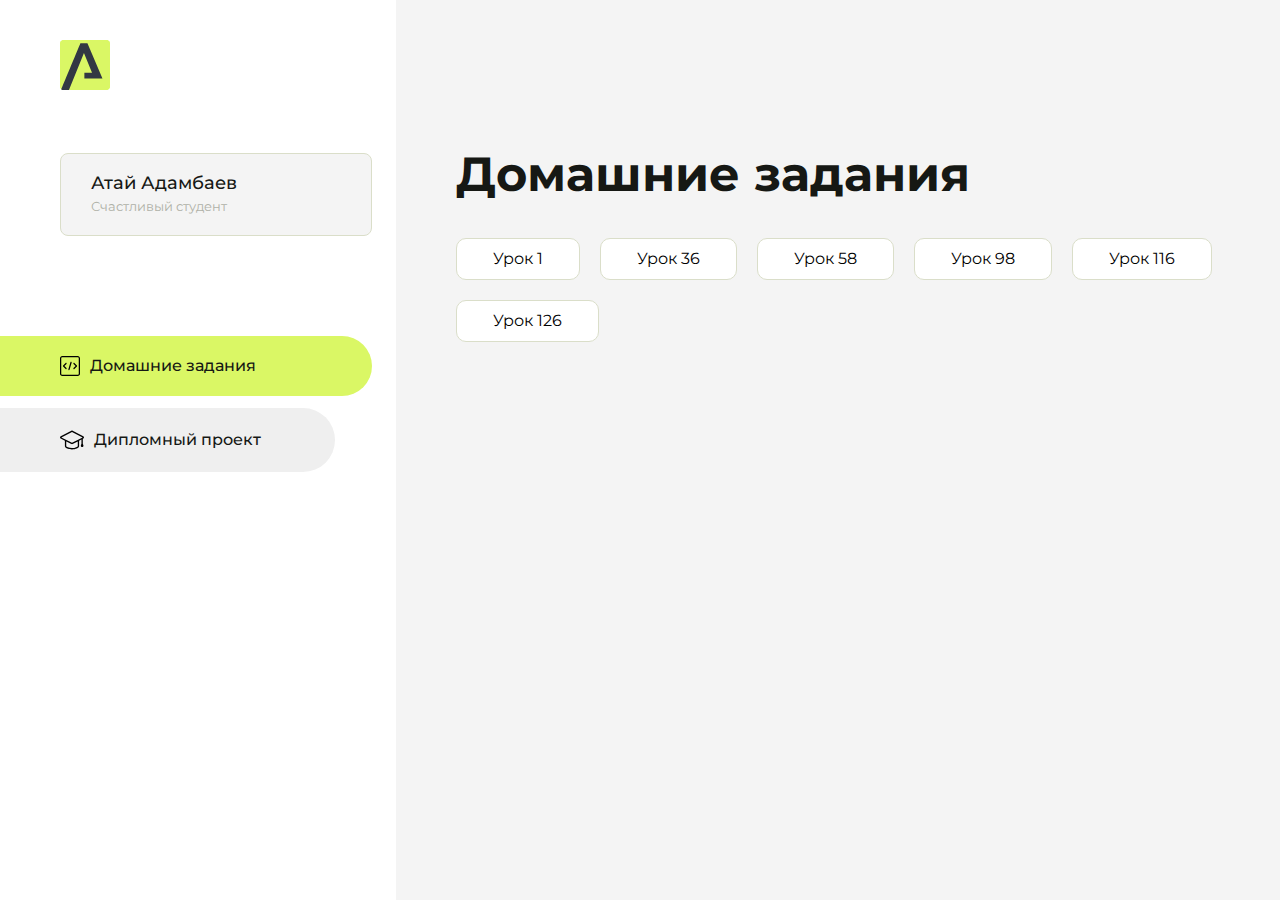
<file: index.html>
<!DOCTYPE html>
<html lang="en">
<head>
    <meta charset="UTF-8">
    <meta name="viewport" content="width=device-width, initial-scale=1.0">
    <title>Домашняя работа</title>
    <link rel="shortcut icon" href="src/logo.ico" type="image/x-icon">
    <link rel="preconnect" href="https://fonts.googleapis.com">
    <link rel="preconnect" href="https://fonts.gstatic.com" crossorigin>
    <link href="https://fonts.googleapis.com/css2?family=Montserrat:wght@400;500;700&family=Rubik:wght@500&display=swap"
          rel="stylesheet">
    <link rel="stylesheet" href="src/style.css">
</head>
<body id="body">
<div class="overlay" id="overlay"></div>
<div class="layout">
    <div class="burger" id="burger">
        <svg viewBox="0 0 24 24" fill="none" xmlns="http://www.w3.org/2000/svg">
            <g id="SVGRepo_bgCarrier" stroke-width="0"></g>
            <g id="SVGRepo_tracerCarrier" stroke-linecap="round" stroke-linejoin="round"></g>
            <g id="SVGRepo_iconCarrier">
                <path d="M4 18L20 18" stroke="#DAF765" stroke-width="2" stroke-linecap="round"></path>
                <path d="M4 12L20 12" stroke="#DAF765" stroke-width="2" stroke-linecap="round"></path>
                <path d="M4 6L20 6" stroke="#DAF765" stroke-width="2" stroke-linecap="round"></path>
            </g>
        </svg>
    </div>
    <aside class="sidebar" id="sidebar">
        <div class="sidebar__inner">
            <div class="logo">
                <svg width="50" height="50" viewBox="0 0 50 50" fill="none" xmlns="http://www.w3.org/2000/svg">
                    <g clip-path="url(#clip0_513_74730)">
                        <path d="M46.17 -0.257004H3.83C1.57281 -0.257004 -0.257 1.57281 -0.257 3.83V46.17C-0.257 48.4272 1.57281 50.257 3.83 50.257H46.17C48.4272 50.257 50.257 48.4272 50.257 46.17V3.83C50.257 1.57281 48.4272 -0.257004 46.17 -0.257004Z"
                              fill="#DAF765"/>
                        <path d="M24.375 38.4H42.461L27.441 3.1585H20.4355C20.4355 3.1585 6.7895 35.881 1.1945 49.294C2.015 50.0275 3.0945 50.257 3.6945 50.257H8.8445L23.954 13.07L32.0465 32.8285H24.375V38.4Z"
                              fill="#323843"/>
                    </g>
                    <defs>
                        <clipPath id="clip0_513_74730">
                            <rect width="50" height="50" fill="white"/>
                        </clipPath>
                    </defs>
                </svg>
            </div>
            <div class="sidebar__user">
                <div class="sidebar__name">Атай Адамбаев</div>
                <div class="sidebar__text">Счастливый студент</div>
            </div>
            <div class="sidebar__tabs">
                <div class="sidebar__item">
                    <button class="sidebar__button active" id="tasks">
                        <svg xmlns="http://www.w3.org/2000/svg" width="20" height="20" viewBox="0 0 20 20" fill="none">
                            <g clip-path="url(#clip0_704_74543)">
                                <path d="M17.7083 20H2.29167C1.0275 20 0 18.9725 0 17.7083V2.29167C0 1.0275 1.0275 0 2.29167 0H17.7083C18.9725 0 20 1.0275 20 2.29167V17.7083C20 18.9725 18.9725 20 17.7083 20ZM2.29167 1.25C1.7175 1.25 1.25 1.7175 1.25 2.29167V17.7083C1.25 18.2825 1.7175 18.75 2.29167 18.75H17.7083C18.2825 18.75 18.75 18.2825 18.75 17.7083V2.29167C18.75 1.7175 18.2825 1.25 17.7083 1.25H2.29167Z"
                                      fill="black"/>
                                <path d="M6.04167 13.125C5.88167 13.125 5.72167 13.0642 5.6 12.9417L3.1 10.4417C2.85583 10.1975 2.85583 9.80167 3.1 9.5575L5.6 7.0575C5.84417 6.81333 6.24 6.81333 6.48417 7.0575C6.72833 7.30167 6.72833 7.6975 6.48417 7.94167L4.42583 10L6.48417 12.0583C6.72833 12.3025 6.72833 12.6983 6.48417 12.9425C6.36167 13.0642 6.20167 13.125 6.04167 13.125Z"
                                      fill="black"/>
                                <path d="M8.95833 14.1667C8.9 14.1667 8.84 14.1583 8.78167 14.1417C8.45083 14.0442 8.26083 13.6967 8.35833 13.3658L10.4417 6.28251C10.5392 5.95084 10.8892 5.76417 11.2175 5.85917C11.5483 5.95667 11.7383 6.30417 11.6408 6.63501L9.5575 13.7183C9.47833 13.9908 9.22833 14.1667 8.95833 14.1667Z"
                                      fill="black"/>
                                <path d="M13.9583 13.125C13.7983 13.125 13.6383 13.0642 13.5167 12.9417C13.2725 12.6975 13.2725 12.3017 13.5167 12.0575L15.575 9.99916L13.5167 7.94083C13.2725 7.69666 13.2725 7.30083 13.5167 7.05666C13.7608 6.81249 14.1567 6.81249 14.4008 7.05666L16.9008 9.55666C17.145 9.80083 17.145 10.1967 16.9008 10.4408L14.4008 12.9408C14.2783 13.0642 14.1183 13.125 13.9583 13.125Z"
                                      fill="black"/>
                            </g>
                            <defs>
                                <clipPath id="clip0_704_74543">
                                    <rect width="20" height="20" fill="white"/>
                                </clipPath>
                            </defs>
                        </svg>
                        <span>Домашние задания</span></button>
                </div>
                <div class="sidebar__item">
                    <button class="sidebar__button" id="diplom">
                        <svg xmlns="http://www.w3.org/2000/svg" width="24" height="24" viewBox="0 0 24 24" fill="none">
                            <g clip-path="url(#clip0_704_74553)">
                                <path d="M23.2628 10.5971C23.7176 10.365 24 9.90375 24 9.39337C24 8.883 23.7176 8.42175 23.2628 8.18962L12.6135 2.75362C12.2291 2.55824 11.7705 2.55787 11.3854 2.75399L0.736875 8.19C0.282375 8.42175 0 8.883 0 9.39337C0 9.90375 0.282375 10.365 0.736875 10.5971L4.89038 12.7177V18.2074C4.89038 19.8154 8.412 21.393 12 21.393C15.5884 21.393 19.1096 19.815 19.1096 18.2074V12.7174L21.4609 11.517V15.8017L20.901 17.2305C20.7409 17.6389 20.7934 18.0994 21.0405 18.4616C21.2876 18.8246 21.6979 19.041 22.1366 19.041C22.5754 19.041 22.9852 18.8246 23.2324 18.462C23.4795 18.099 23.532 17.6385 23.3719 17.2301L22.8124 15.8021V10.827L23.2628 10.5971ZM17.7623 18.1721C17.6198 18.6375 15.3491 20.0419 12 20.0419C8.65088 20.0419 6.38025 18.6375 6.2415 18.2074V12.3037L6.23887 12.3019C6.23812 12.057 6.1065 11.8207 5.87325 11.7019L1.3515 9.39337L12 3.95737L22.6489 9.39337L12 14.8294L5.87325 11.7019C5.54063 11.5331 4.6695 11.6674 4.5 12C4.33012 12.3322 4.55813 12.5479 4.89038 12.7177L11.3857 16.0331C11.5781 16.1314 11.7889 16.1805 12 16.1805C12.2107 16.1805 12.4222 16.1314 12.6146 16.0331L17.7593 13.407L17.7623 18.1721Z"
                                      fill="black"/>
                            </g>
                            <defs>
                                <clipPath id="clip0_704_74553">
                                    <rect width="24" height="24" fill="white"/>
                                </clipPath>
                            </defs>
                        </svg>
                        <span>Дипломный проект</span></button>
                </div>
            </div>
        </div>

    </aside>
    <div class="content">
        <div class="container">
            <div class="content__block" id="tasksBlock">
                <div class="content__title">Домашние задания</div>
                <ul class="content__list">
                    <li class="content__list-item">
                        <a href="lesson_1/index.html">Урок 1</a>
                    </li>
                    <li class="content__list-item">
                        <a href="lesson_36/index.html">Урок 36</a>
                    </li>
                    <li class="content__list-item">
                        <a href="lesson_58/index.html">Урок 58</a>
                    </li>
                    <li class="content__list-item">
                        <a href="lesson_98/index.html">Урок 98</a>
                    </li>
                    <li class="content__list-item">
                        <a href="lesson_116/index.html">Урок 116</a>
                    </li>
                    <li class="content__list-item">
                        <a href="lesson_126/index.html">Урок 126</a>
                    </li>
                </ul>
            </div>
            <div class="content__block hidden" id="diplomBlock">
                <div class="content__title">Дипломный проект</div>
                <div class="content__list-diplom">
                    <a href="final_project/index.html">Ссылка на ДЗ</a>
                </div>
                <div class="content__decor">
                    <div class="content__decor-text">Давай проверим, чему ты научился!</div>
                    <div class="content__decor-img">
                        <img src="src/decor.png" alt="decor">
                    </div>
                </div>
            </div>
        </div>
    </div>
</div>
<script src="src/index.js"></script>
</body>
</html>
</file>
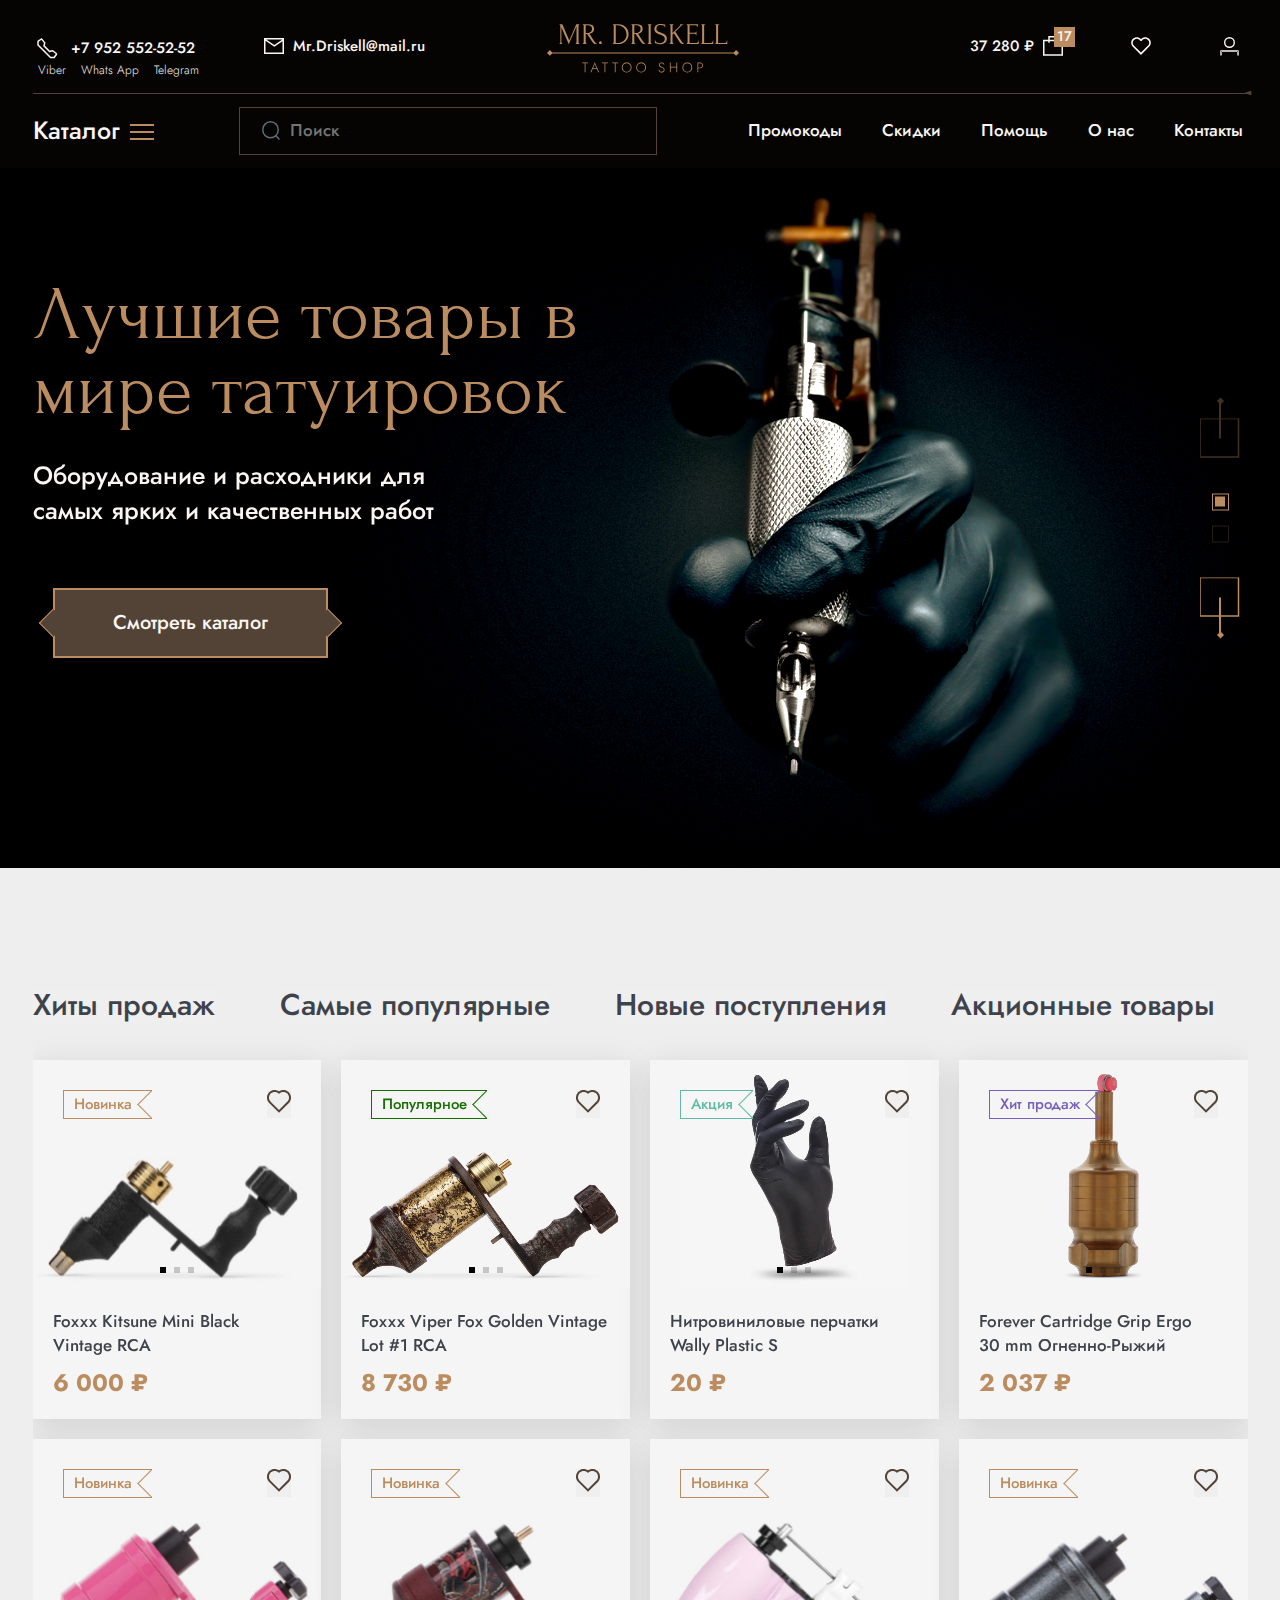
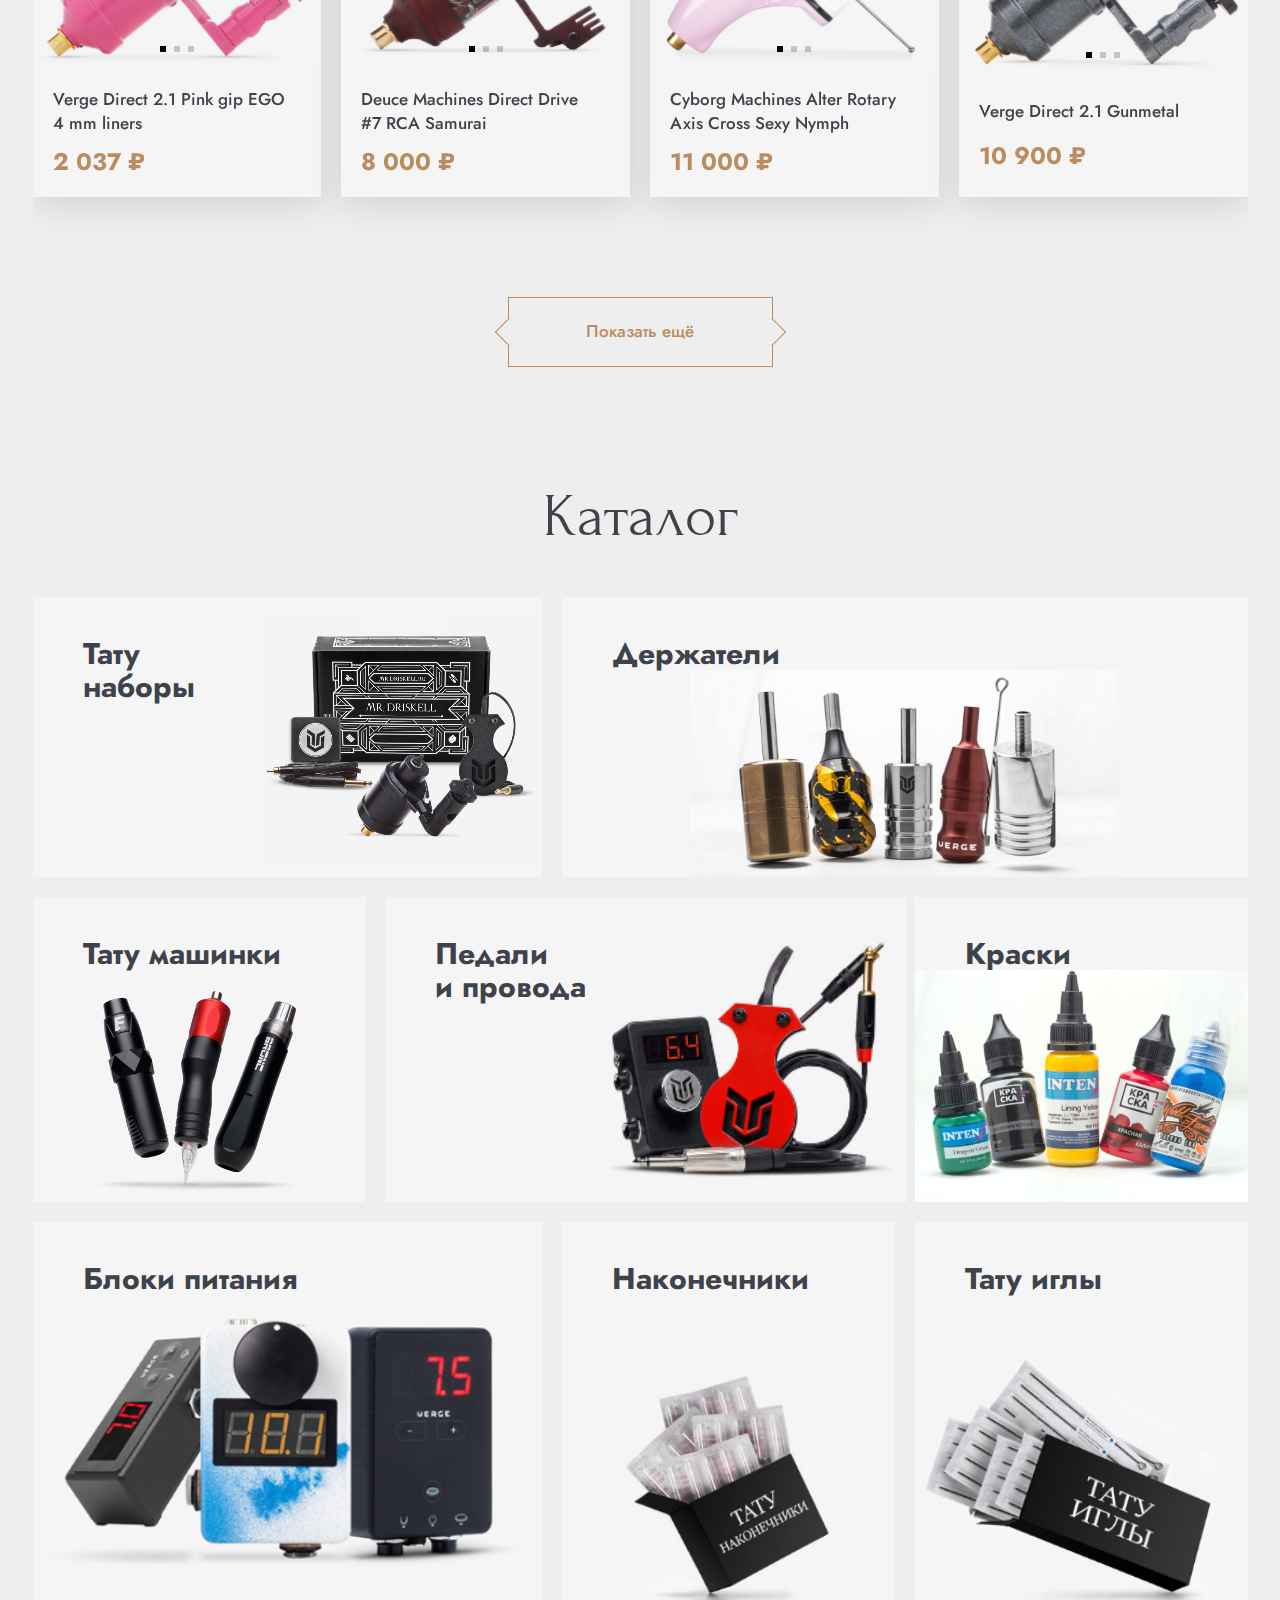
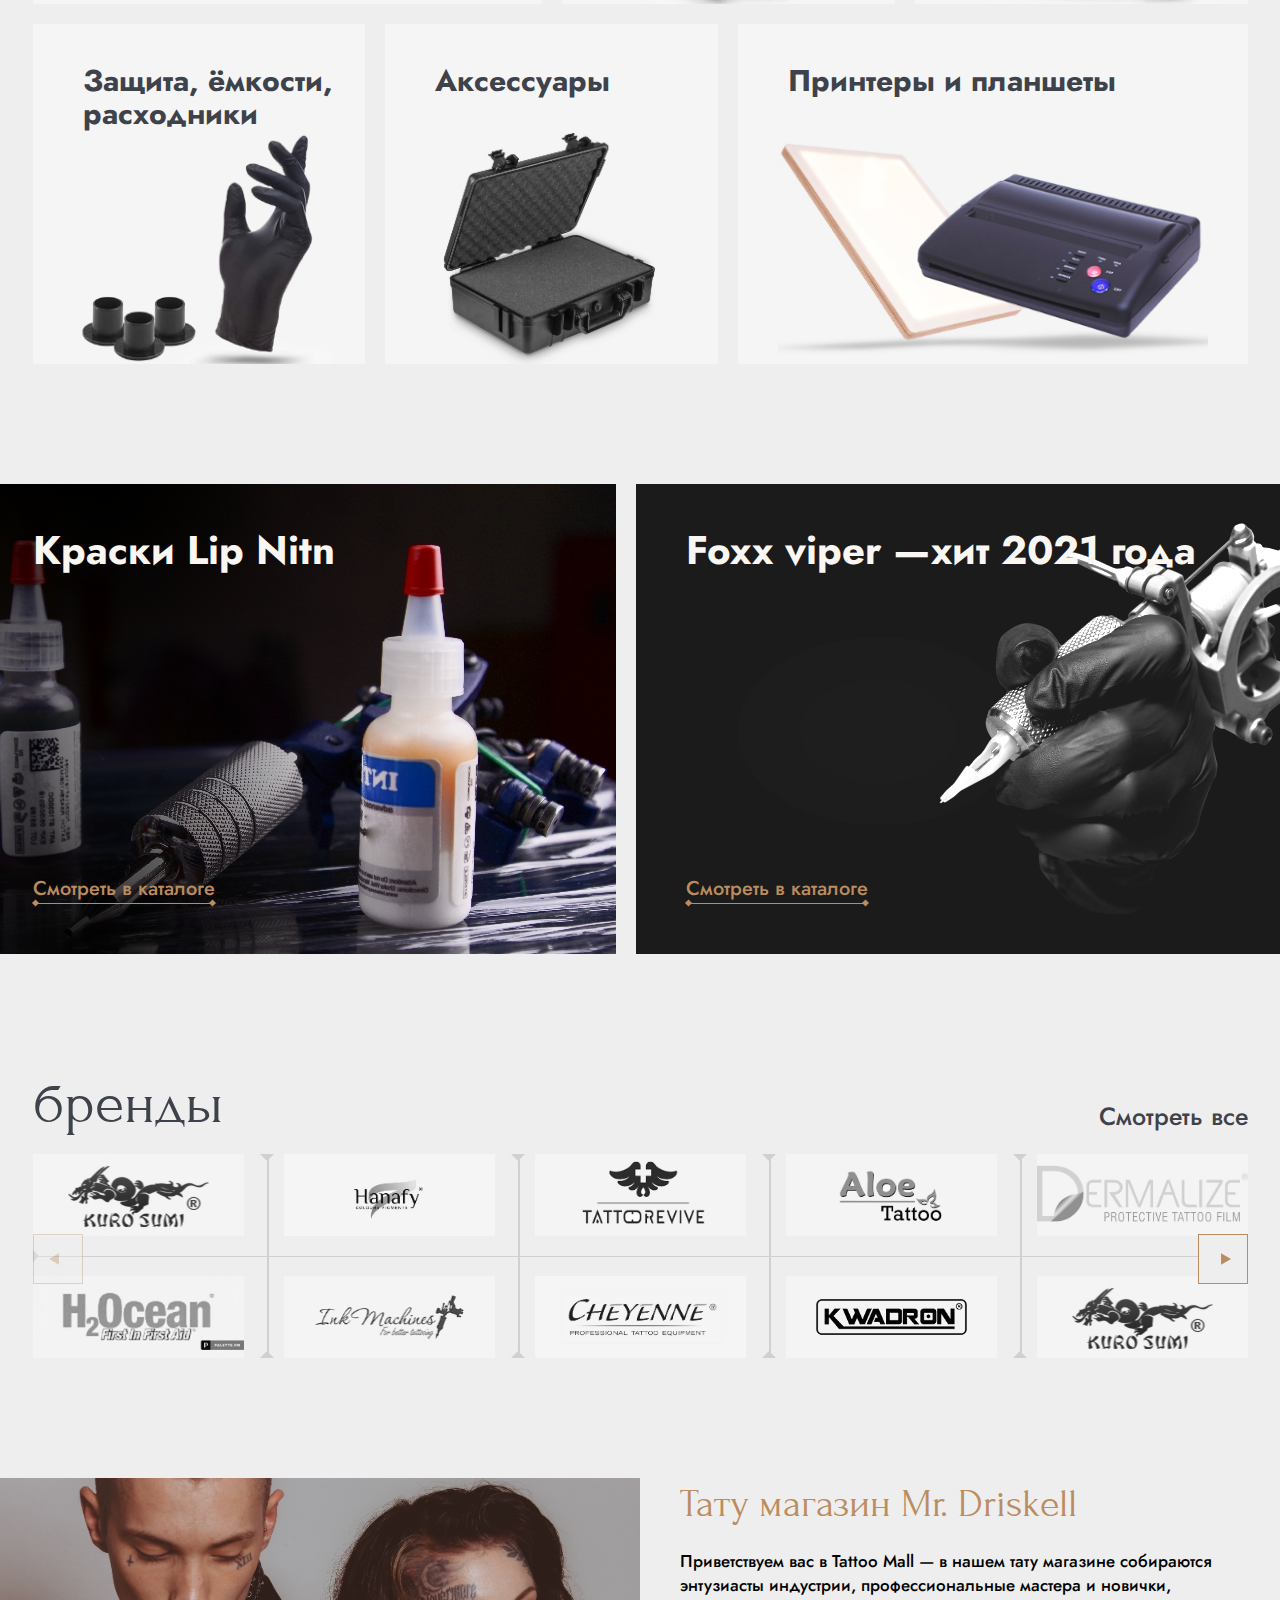
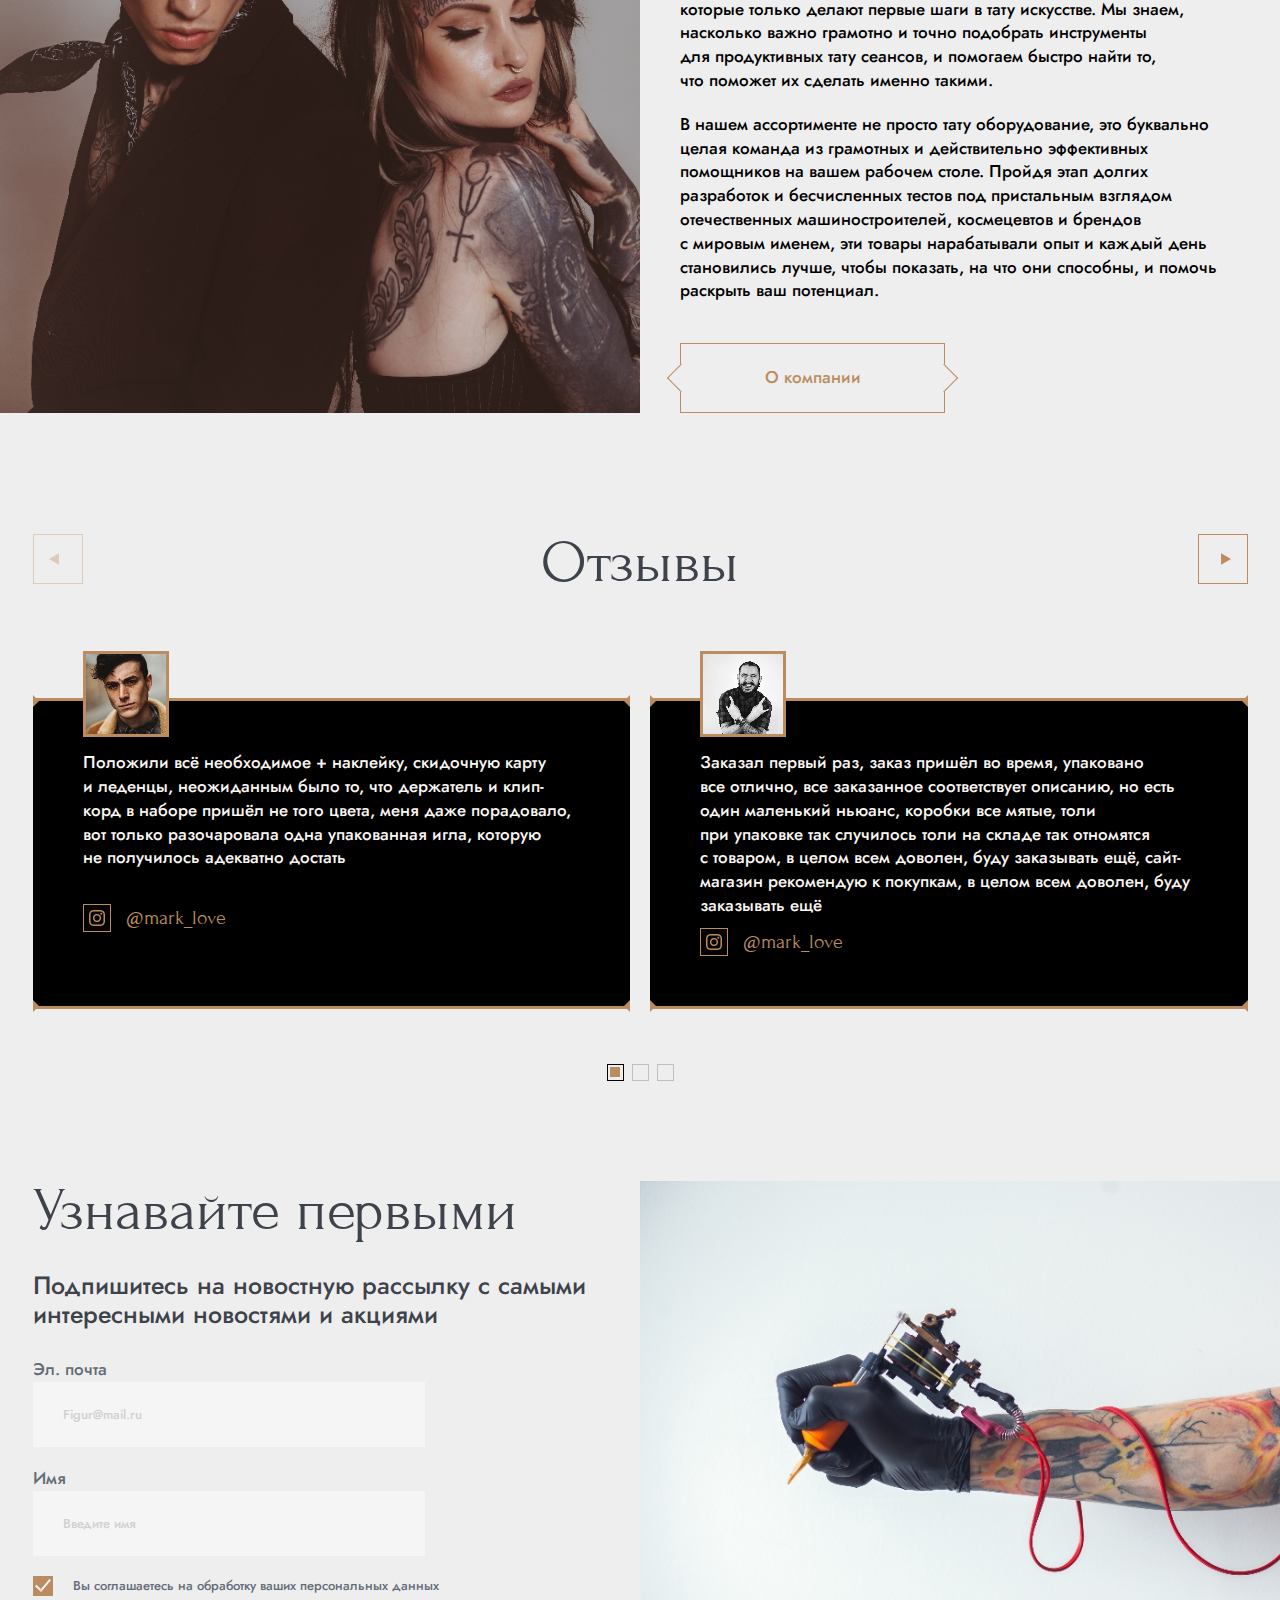
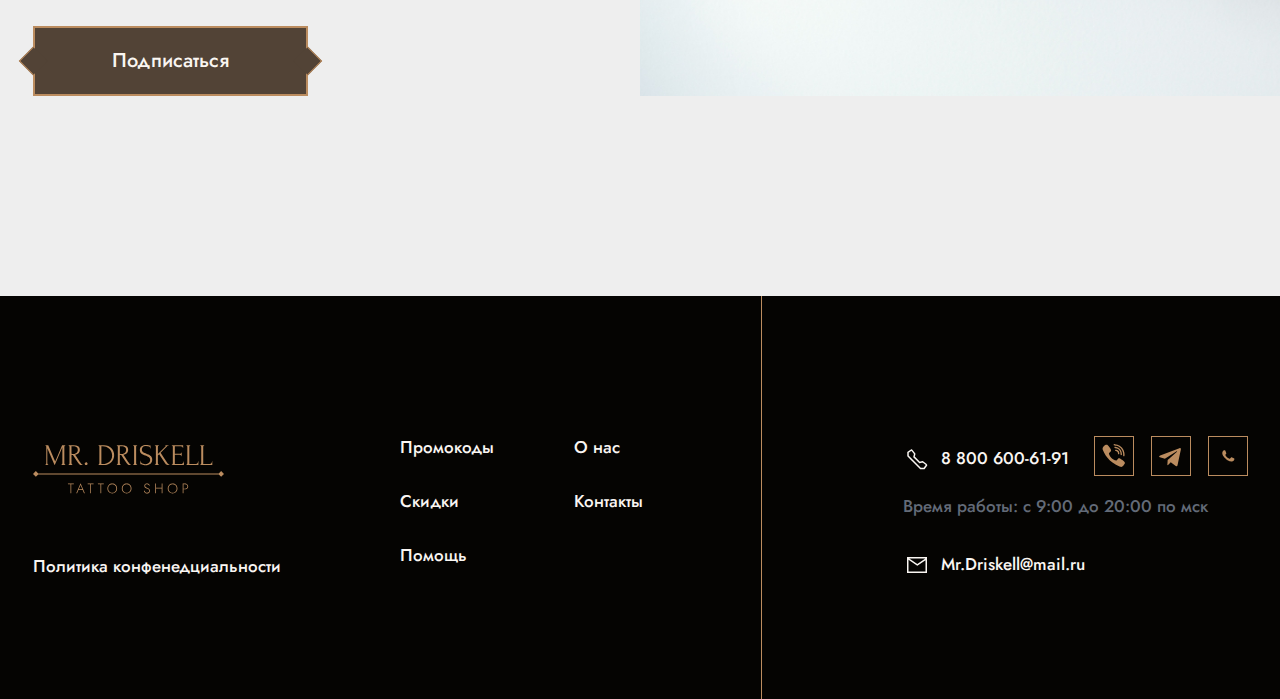
<file: final_project/index.html>
<!DOCTYPE html>
<html lang="en">

<head>
    <meta charset="UTF-8">
    <meta http-equiv="X-UA-Compatible" content="IE=edge">
    <meta name="viewport" content="width=device-width, initial-scale=1.0">
    <link rel="stylesheet" href="css/swiper-bundle.min.css">
    <link rel="stylesheet" href="css/style.css">
    <title>mr. driskell</title>
</head>

<body class="body">
    <div class="wrapper">
        <header class="header">
            <div class="header__top ">
                <div class="container">
                    <div class="header__top-inner">
                        <a class="burger__icon">
                            Меню
                            <span></span>
                        </a>

                        <div class="header__contact">
                            <div class="header__contact-socials">
                                <a class="header__tel" href="#">
                                    <svg width="28.000000" height="28.000000" viewBox="0 0 28 28" fill="none"
                                        xmlns="http://www.w3.org/2000/svg" xmlns:xlink="http://www.w3.org/1999/xlink">
                                        <rect id="Iconly/Light/Call" rx="-0.500000" width="27.000000" height="27.000000"
                                            transform="translate(0.500000 0.500000)" fill="#FFFFFF" fill-opacity="0" />
                                        <path id="Call"
                                            d="M8.3 5C8.3 5 8.39 4.9 9 5.5C9.62 6.1 11.73 8.86 11.73 8.86L11.01 11.88L16.63 17.49L19.65 16.77L22.99 19.24L23.5 20.21L21.13 23.51L17.51 23.48L5.03 11L5 7.37L8.3 5Z"
                                            stroke="#FAF6F2" stroke-opacity="1.000000" stroke-width="1.500000"
                                            stroke-linejoin="round" />
                                    </svg>
                                    +7 952 552-52-52
                                </a>
                                <ul class="header__socials">
                                    <li class="header__socials-item">
                                        <a href="#" class="header__socials-link">Viber</a>
                                    </li>
                                    <li class="header__socials-item">
                                        <a href="#" class="header__socials-link">Whats App</a>
                                    </li>
                                    <li class="header__socials-item">
                                        <a href="#" class="header__socials-link">Telegram</a>
                                    </li>
                                </ul>
                            </div>
                            <a href="#" class="header__email">
                                <svg width="28" height="28" viewBox="0 0 28 28" fill="none"
                                    xmlns="http://www.w3.org/2000/svg">
                                    <path fill-rule="evenodd" clip-rule="evenodd"
                                        d="M22.5 9.23408L14.7346 14.4982L14.3137 14.7835L13.8929 14.4982L5.5 8.80873V20.5H22.5V9.23408ZM6.24266 7.5L14.3137 12.9713L22.3848 7.5H6.24266ZM4 6H5.5H22.5H24V7.5V8.11329L24.0483 8.18451L24 8.21724V20.5V22H22.5H5.5H4V20.5V7.5V6Z"
                                        fill="#FAF6F2" />
                                </svg>
                                Mr.Driskell@mail.ru
                            </a>
                        </div>
                        <div class="header__search-mobile header__search ">
                            <img src="img/icon/Search.svg" alt="">
                            <form class="header__form">
                                <input class="header__input" placeholder="Поиск">
                            </form>
                        </div>
                        <a href="#" class="header__logo">
                            <img src="img/icon/logo.svg" alt="">
                        </a>
                        <ul class="header__links">
                            <li class="header__item">
                                <a class="header__link" href="#">
                                    37 280 ₽
                                    <svg width="28" height="28" viewBox="0 0 28 28" fill="none"
                                        xmlns="http://www.w3.org/2000/svg">
                                        <path fill-rule="evenodd" clip-rule="evenodd"
                                            d="M10 4H9.25V4.75V7.75H5.5H4V9.25V22.25V23.75H5.5H22.5H24V22.25V9.25V7.75H22.5H18.75V4.75V4H18H10ZM17.25 9.25V10.75H18.75V9.25H22.5V22.25H5.5V9.25H9.25V10.75H10.75V9.25H17.25ZM17.25 7.75V5.5H10.75V7.75H17.25Z"
                                            fill="#FAF6F2" />
                                    </svg>
                                </a>
                                <div class="header__item-count">
                                    17
                                </div>
                            </li>
                            <li class="header__item">
                                <a class="header__link" href="#">
                                    <svg width="28.000000" height="28.000000" viewBox="0 0 28 28" fill="none"
                                        xmlns="http://www.w3.org/2000/svg" xmlns:xlink="http://www.w3.org/1999/xlink">
                                        <clipPath id="clip5_3013">
                                            <rect id="mdi-light:heart" rx="-0.500000" width="27.000000"
                                                height="27.000000" transform="translate(0.500000 0.500000)" fill="white"
                                                fill-opacity="0" />
                                        </clipPath>
                                        </defs>
                                        <rect id="mdi-light:heart" rx="-0.500000" width="27.000000" height="27.000000"
                                            transform="translate(0.500000 0.500000)" fill="#FFFFFF" fill-opacity="0" />
                                        <g clip-path="url(#clip5_3013)">
                                            <path id="Vector"
                                                d="M22.26 14.62L22.26 14.62C22.76 14.1 23.15 13.48 23.41 12.81C23.69 12.09 23.82 11.33 23.79 10.56C23.76 9.8 23.57 9.05 23.24 8.36C22.9 7.67 22.43 7.06 21.85 6.56C21.26 6.06 20.59 5.69 19.85 5.47C19.12 5.25 18.35 5.18 17.59 5.27C16.83 5.36 16.1 5.61 15.44 6C14.89 6.32 14.4 6.73 14 7.21C13.59 6.73 13.1 6.32 12.55 6C11.89 5.61 11.16 5.36 10.4 5.27C9.64 5.18 8.87 5.25 8.14 5.47C7.4 5.69 6.72 6.06 6.14 6.56C5.56 7.06 5.09 7.67 4.75 8.36C4.42 9.05 4.23 9.8 4.2 10.56C4.17 11.33 4.3 12.09 4.58 12.81C4.86 13.52 5.28 14.17 5.82 14.71L14 22.88L22.26 14.62ZM14 20.62L7.04 13.66L6.95 13.57C6.55 13.18 6.24 12.7 6.05 12.17C5.85 11.64 5.77 11.08 5.8 10.52C5.84 9.96 6 9.41 6.26 8.91C6.53 8.42 6.9 7.98 7.35 7.64C7.8 7.3 8.31 7.06 8.86 6.93C9.41 6.8 9.98 6.8 10.53 6.91C11.08 7.02 11.6 7.25 12.06 7.58C12.52 7.91 12.9 8.33 13.18 8.82L13.26 8.97L14.73 8.97L14.81 8.82C15.09 8.33 15.47 7.91 15.93 7.58C16.39 7.25 16.91 7.02 17.46 6.91C18.01 6.8 18.58 6.8 19.13 6.93C19.68 7.06 20.19 7.3 20.64 7.64C21.09 7.98 21.46 8.42 21.73 8.91C21.99 9.41 22.15 9.96 22.19 10.52C22.22 11.08 22.14 11.64 21.94 12.17C21.75 12.7 21.44 13.18 21.04 13.57L14 20.62Z"
                                                fill="#FAF6F2" fill-opacity="1.000000" fill-rule="evenodd" />
                                        </g>
                                    </svg>
                                </a>
                            </li>
                            <li class="header__item">
                                <a class="header__link" href="#">
                                    <svg width="28.000000" height="28.000000" viewBox="0 0 28 28" fill="none"
                                        xmlns="http://www.w3.org/2000/svg" xmlns:xlink="http://www.w3.org/1999/xlink">
                                        <clipPath id="clip5_3017">
                                            <rect id="Frame 92" rx="-0.500000" width="27.000000" height="27.000000"
                                                transform="translate(0.500000 0.500000)" fill="white"
                                                fill-opacity="0" />
                                        </clipPath>
                                        </defs>
                                        <g clip-path="url(#clip5_3017)">
                                            <path id="Rectangle 76"
                                                d="M5.3 23.5L5.3 18.29L23.7 18.29L23.7 23.5L22.3 23.5L22.3 19L23 19L23 19.7L6 19.7L6 19L6.69 19L6.69 23.5L5.3 23.5Z"
                                                fill="#FAF6F2" fill-opacity="1.000000" fill-rule="evenodd" />
                                            <circle id="Ellipse 1" cx="14.500000" cy="10.500000" r="4.800000"
                                                stroke="#FAF6F2" stroke-opacity="1.000000" stroke-width="1.400000" />
                                        </g>
                                    </svg>
                                </a>
                            </li>
                        </ul>
                    </div>
                    <div class="burger__content">
                        <ul class="burger__list">
                            <li class="burger__item ">
                                <button class="burger__item-catalog ">
                                    Каталог
                                </button>
                                <ul class="burger__catalog">
                                    <li class="burger__item"><a class="burger__link" href="#">Новинки</a></li>
                                    <li class="burger__item"><a class="burger__link" href="#">Наборы для татуировок</a>
                                    </li>
                                    <li class="burger__item"><a class="burger__link" href="#">Тату машинка</a></li>
                                    <li class="burger__item"><a class="burger__link" href="#">Тату краски</a></li>
                                    <li class="burger__item"><a class="burger__link" href="#">Тату иглы</a></li>
                                    <li class="burger__item"><a class="burger__link" href="#">Тату держатели</a></li>
                                    <li class="burger__item"><a class="burger__link" href="#">Тату наконечник</a></li>
                                    <li class="burger__item"><a class="burger__link" href="#">Блоки питания</a></li>
                                    <li class="burger__item"><a class="burger__link" href="#">Педали и провода</a></li>
                                    <li class="burger__item"><a class="burger__link" href="#">Аксессуары</a></li>
                                    <li class="burger__item"><a class="burger__link" href="#">Принтеры и планшеты</a>
                                    </li>
                                    <li class="burger__item"><a class="burger__link" href="#">Защита и ёмкости</a></li>
                                </ul>
                            </li>
                            <li class="burger__item"><a href="#" class="burger__link">Контакты</a></li>
                            <li class="burger__item"><a href="#" class="burger__link">Промокоды</a></li>
                            <li class="burger__item"><a href="#" class="burger__link">Скидки</a></li>
                            <li class="burger__item"><a href="#" class="burger__link">Помощь</a></li>
                            <li class="burger__item"><a href="#" class="burger__link">О нас</a></li>
                            <li class="burger__item"><a href="#" class="burger__link">Избранно</a>е</li>
                            <li class="burger__item"><a href="#" class="burger__link">Личный кабине</a>т</li>
                        </ul>
                        <div class="header__search-burger header__search ">
                            <img src="img/icon/Search.svg" alt="">
                            <form class="header__form">
                                <input class="header__input" placeholder="Поиск">
                            </form>
                        </div>
                        <div class="burger__contact">
                            <a href="#" class="burger__tel">
                                <svg width="28.000000" height="28.000000" viewBox="0 0 28 28" fill="none"
                                    xmlns="http://www.w3.org/2000/svg" xmlns:xlink="http://www.w3.org/1999/xlink">
                                    <rect id="Iconly/Light/Call" rx="-0.500000" width="27.000000" height="27.000000"
                                        transform="translate(0.500000 0.500000)" fill="#FFFFFF" fill-opacity="0" />
                                    <path id="Call"
                                        d="M8.3 5C8.3 5 8.39 4.9 9 5.5C9.62 6.1 11.73 8.86 11.73 8.86L11.01 11.88L16.63 17.49L19.65 16.77L22.99 19.24L23.5 20.21L21.13 23.51L17.51 23.48L5.03 11L5 7.37L8.3 5Z"
                                        stroke="#FAF6F2" stroke-opacity="1.000000" stroke-width="1.500000"
                                        stroke-linejoin="round" />
                                </svg>
                                8 800 600-61-91
                            </a>
                            <div class="contact__links">
                                <a href="#" class="contact__link">
                                    <svg width="40.000000" height="40.000000" viewBox="0 0 40 40" fill="none"
                                        xmlns="http://www.w3.org/2000/svg" xmlns:xlink="http://www.w3.org/1999/xlink">
                                        <desc>
                                            Created with Pixso.
                                        </desc>
                                        <defs />
                                        <rect id="Telegram_black" rx="0.000000" width="39.000000" height="39.000000"
                                            transform="translate(0.500000 0.500000)" fill="#050402"
                                            fill-opacity="1.000000" />
                                        <path id="Combined-Shape-path"
                                            d="M16.67 24.06L16.33 29.16C16.83 29.16 17.05 28.93 17.33 28.66L19.73 26.33L24.73 30.02C25.65 30.53 26.31 30.26 26.54 29.16L29.82 13.7C30.16 12.36 29.31 11.75 28.43 12.15L9.16 19.57C7.85 20.1 7.86 20.84 8.92 21.16L13.87 22.71L25.31 15.48C25.85 15.16 26.35 15.33 25.94 15.69L16.67 24.06L16.67 24.06Z"
                                            fill="#BB8C5F" fill-opacity="1.000000" fill-rule="nonzero" />
                                        <rect id="Telegram_black" rx="0.000000" width="39.000000" height="39.000000"
                                            transform="translate(0.500000 0.500000)" stroke="#BB8C5F"
                                            stroke-opacity="1.000000" stroke-width="1.000000" />
                                    </svg>
                                </a>
                                <a href="#" class="contact__link">
                                    <svg width="40.000000" height="40.000000" viewBox="0 0 40 40" fill="none"
                                        xmlns="http://www.w3.org/2000/svg" xmlns:xlink="http://www.w3.org/1999/xlink">
                                        <desc>
                                            Created with Pixso.
                                        </desc>
                                        <defs />
                                        <rect id="Viber" rx="0.000000" width="39.000000" height="39.000000"
                                            transform="translate(0.500000 0.500000)" fill="#050402"
                                            fill-opacity="1.000000" />
                                        <path id="Path-path"
                                            d="M25.31 16.91C25.22 16.17 25 15.59 24.6 15.08C24.08 14.43 23.42 14.03 22.43 13.8C21.79 13.64 21.53 13.66 21.3 13.87C21.09 14.07 21.04 14.47 21.21 14.73C21.33 14.91 21.46 14.98 21.83 15.05C22.33 15.15 22.67 15.26 22.98 15.44C23.64 15.83 23.95 16.42 23.98 17.39C24 17.85 24.04 17.99 24.2 18.15C24.49 18.45 25.01 18.39 25.23 18.03C25.32 17.9 25.33 17.84 25.34 17.53C25.34 17.34 25.33 17.06 25.31 16.91Z"
                                            fill="#BB8C5F" fill-opacity="1.000000" fill-rule="nonzero" />
                                        <path id="Path-path"
                                            d="M27.9 17.73C27.77 15.48 26.9 13.67 25.32 12.4C24.44 11.68 23.37 11.19 22.19 10.95C21.76 10.87 20.97 10.8 20.84 10.84C20.71 10.87 20.53 11.01 20.45 11.14C20.36 11.27 20.34 11.58 20.42 11.75C20.53 12.05 20.75 12.15 21.36 12.21C22.31 12.29 23.28 12.62 24.02 13.11C24.86 13.67 25.53 14.44 25.96 15.34C26.33 16.12 26.56 17.23 26.56 18.23C26.55 18.59 26.61 18.8 26.75 18.95C26.97 19.18 27.29 19.23 27.57 19.07C27.89 18.91 27.96 18.62 27.9 17.73Z"
                                            fill="#BB8C5F" fill-opacity="1.000000" fill-rule="nonzero" />
                                        <path id="Path-path"
                                            d="M30.77 26.4C30.73 26.27 30.62 26.07 30.55 25.96C30.09 25.26 27.61 23.32 26.37 22.68C25.67 22.32 25.14 22.2 24.76 22.31C24.34 22.43 24.12 22.62 23.42 23.49C23.14 23.84 22.85 24.17 22.77 24.22C22.58 24.35 22.21 24.46 21.94 24.46C21.33 24.46 20.22 24.06 19.37 23.54C18.71 23.13 17.86 22.41 17.21 21.69C16.44 20.85 15.92 20.11 15.5 19.27C14.97 18.2 14.83 17.54 15.06 17.06C15.11 16.93 15.18 16.81 15.22 16.77C15.25 16.73 15.59 16.45 15.97 16.14C16.72 15.54 16.84 15.41 16.98 15C17.16 14.48 17.11 13.95 16.84 13.42C16.63 13.01 16.08 12.13 15.69 11.56C15.16 10.81 13.86 9.21 13.6 8.99C13.13 8.61 12.53 8.54 11.87 8.8C11.17 9.07 9.86 10.13 9.3 10.87C8.8 11.54 8.6 12.01 8.57 12.64C8.55 13.15 8.59 13.37 8.86 14.02C10.98 19.18 14.14 23.3 18.49 26.57C20.76 28.28 23.11 29.58 25.55 30.47C26.98 30.99 27.6 31.02 28.32 30.59C28.63 30.41 29.39 29.62 29.82 29.05C30.52 28.11 30.78 27.67 30.85 27.32C30.9 27.08 30.86 26.67 30.77 26.4Z"
                                            fill="#BB8C5F" fill-opacity="1.000000" fill-rule="nonzero" />
                                        <path id="Path-path"
                                            d="M30.54 18.25C30.49 16.98 30.28 15.93 29.83 14.77C29.39 13.62 28.95 12.88 28.11 11.87C27.31 10.92 26.69 10.38 25.71 9.77C24.35 8.93 22.68 8.38 20.82 8.15C20.18 8.06 20.04 8.07 19.84 8.2C19.46 8.45 19.47 9.06 19.85 9.31C19.97 9.38 20.09 9.41 20.59 9.48C21.38 9.59 21.88 9.68 22.47 9.85C24.81 10.49 26.61 11.8 27.81 13.74C28.81 15.36 29.23 16.98 29.17 19.04C29.15 19.74 29.16 19.87 29.27 20.04C29.47 20.35 30.01 20.41 30.29 20.15C30.46 19.99 30.49 19.87 30.53 19.27C30.54 18.96 30.55 18.5 30.54 18.25Z"
                                            fill="#BB8C5F" fill-opacity="1.000000" fill-rule="nonzero" />
                                        <rect id="Viber" rx="0.000000" width="39.000000" height="39.000000"
                                            transform="translate(0.500000 0.500000)" stroke="#BB8C5F"
                                            stroke-opacity="1.000000" stroke-width="1.000000" />
                                    </svg>
                                </a>
                                <a href="#" class="contact__link">
                                    <svg width="40.000000" height="40.000000" viewBox="0 0 40 40" fill="none"
                                        xmlns="http://www.w3.org/2000/svg" xmlns:xlink="http://www.w3.org/1999/xlink">
                                        <desc>
                                            Created with Pixso.
                                        </desc>
                                        <defs />
                                        <rect id="Viber" rx="0.000000" width="39.000000" height="39.000000"
                                            transform="translate(0.500000 0.500000)" fill="#050402"
                                            fill-opacity="1.000000" />
                                        <path id="Subtract" d="" fill="#BB8C5F" fill-opacity="1.000000"
                                            fill-rule="nonzero" />
                                        <path id="Combined-Shape-path"
                                            d="M26.32 22.61C26.24 22.49 26.04 22.41 25.75 22.26C25.45 22.11 23.99 21.4 23.72 21.3C23.44 21.2 23.24 21.15 23.05 21.44C22.85 21.74 22.28 22.41 22.11 22.61C21.93 22.81 21.76 22.83 21.46 22.68C21.16 22.54 20.21 22.22 19.07 21.21C18.19 20.42 17.59 19.45 17.42 19.15C17.25 18.85 17.4 18.69 17.55 18.54C17.68 18.41 17.85 18.2 18 18.02C18.14 17.85 18.19 17.73 18.29 17.53C18.39 17.33 18.34 17.16 18.27 17.01C18.19 16.86 17.6 15.4 17.35 14.8C17.11 14.22 16.87 14.3 16.68 14.29C16.51 14.28 16.31 14.28 16.11 14.28C15.92 14.28 15.59 14.35 15.32 14.65C15.05 14.95 14.28 15.67 14.28 17.13C14.28 18.59 15.35 20.01 15.49 20.21C15.64 20.4 17.59 23.41 20.57 24.69C21.28 25 21.83 25.18 22.26 25.32C22.98 25.54 23.62 25.51 24.14 25.44C24.71 25.35 25.89 24.72 26.14 24.02C26.39 23.33 26.39 22.73 26.32 22.61Z"
                                            fill="#BB8C5F" fill-opacity="1.000000" fill-rule="nonzero" />
                                        <rect id="Viber" rx="0.000000" width="39.000000" height="39.000000"
                                            transform="translate(0.500000 0.500000)" stroke="#BB8C5F"
                                            stroke-opacity="1.000000" stroke-width="1.000000" />
                                    </svg>

                                </a>
                            </div>
                            <span>Время работы: с 9:00 до 20:00 по мск</span>
                            <a href="#" class="burger__email">
                                <svg width="28" height="28" viewBox="0 0 28 28" fill="none"
                                    xmlns="http://www.w3.org/2000/svg">
                                    <path fill-rule="evenodd" clip-rule="evenodd"
                                        d="M22.5 9.23408L14.7346 14.4982L14.3137 14.7835L13.8929 14.4982L5.5 8.80873V20.5H22.5V9.23408ZM6.24266 7.5L14.3137 12.9713L22.3848 7.5H6.24266ZM4 6H5.5H22.5H24V7.5V8.11329L24.0483 8.18451L24 8.21724V20.5V22H22.5H5.5H4V20.5V7.5V6Z"
                                        fill="#FAF6F2" />
                                </svg>
                                Mr.Driskell@mail.ru
                            </a>
                        </div>
                    </div>
                </div>
            </div>
            <div class="header__bottom">
                <div class="container">
                    <div class="header__bottom-inner">
                        <div class="header__catalog">
                            <button class="header__catalog-button">
                                Каталог
                                <div class='catalog-icon'></div>
                            </button>
                            <div class="header__menu">
                                <div class="menu__links">
                                    <a href="#list1" class="menu__link  menu__link--active">
                                        По категориям
                                    </a>
                                    <a href="#list2" class="menu__link">
                                        По брендам
                                    </a>
                                </div>
                                <div class="menu__lists">
                                    <ul class=" menu__list menu__list--show" id="list1">
                                        <li class="menu__item">
                                            <a class="menu__link" href="#">
                                                Новинки
                                            </a>
                                        </li>
                                        <li class="menu__item">
                                            <a class="menu__link" href="#">
                                                Набор татуировок
                                            </a>
                                        </li>
                                        <li class="menu__item">
                                            <a class="menu__link" href="#">
                                                Тату машинки
                                            </a>
                                        </li>
                                        <li class="menu__item">
                                            <a class="menu__link" href="#">
                                                Тату краски
                                            </a>
                                        </li>
                                        <li class="menu__item">
                                            <a class="menu__link" href="#">
                                                Тату иглы
                                            </a>
                                        </li>
                                        <li class="menu__item">
                                            <a class="menu__link" href="#">
                                                Тату держатели
                                            </a>
                                        </li>
                                        <li class="menu__item">
                                            <a class="menu__link" href="#">
                                                Тату наконечник
                                            </a>
                                        </li>
                                        <li class="menu__item">
                                            <a class="menu__link" href="#">
                                                Блоки питания
                                            </a>
                                        </li>
                                        <li class="menu__item">
                                            <a class="menu__link" href="#">
                                                Педали и провода
                                            </a>
                                        </li>
                                        <li class="menu__item">
                                            <a class="menu__link" href="#">
                                                Аксессуары
                                            </a>
                                        </li>
                                        <li class="menu__item">
                                            <a class="menu__link" href="#">
                                                Принтеры и планшеты
                                            </a>
                                        </li>
                                        <li class="menu__item">
                                            <a class="menu__link" href="#">
                                                Защита, ёмкости, расходные материалы
                                            </a>
                                        </li>
                                    </ul>
                                    <ul class="menu__list" id="list2">
                                        <li class="menu__item">
                                            <a href="#" class="menu__link">
                                                Aliance
                                            </a>
                                        </li>
                                        <li class="menu__item">
                                            <a href="#" class="menu__link">
                                                Aloe Tattoo
                                            </a>
                                        </li>
                                        <li class="menu__item">
                                            <a href="#" class="menu__link">
                                                Anchored by Nikko Hurtado
                                            </a>
                                        </li>
                                        <li class="menu__item">
                                            <a href="#" class="menu__link">
                                                BC Invention Comrany
                                            </a>
                                        </li>
                                        <li class="menu__item">
                                            <a href="#" class="menu__link">
                                                Beauty Bit
                                            </a>
                                        </li>
                                        <li class="menu__item">
                                            <a href="#" class="menu__link">
                                                Bishop Rotary
                                            </a>
                                        </li>
                                        <li class="menu__item">
                                            <a href="#" class="menu__link">
                                                Burlak Tattoo Machines
                                            </a>
                                        </li>
                                        <li class="menu__item">
                                            <a href="#" class="menu__link">
                                                Cheyenne HAWK
                                            </a>
                                        </li>
                                        <li class="menu__item">
                                            <a href="#" class="menu__link">
                                                Critical Tattoo
                                            </a>
                                        </li>
                                        <li class="menu__item">
                                            <a href="#" class="menu__link">
                                                Dermalize Protective
                                            </a>
                                        </li>
                                        <li class="menu__item">
                                            <a href="#" class="menu__link">
                                                Dynamic Colors
                                            </a>
                                        </li>
                                        <li class="menu__item">
                                            <a href="#" class="menu__link">
                                                EGO Bez’s Rotary
                                            </a>
                                        </li>
                                        <li class="menu__item">
                                            <a href="#" class="menu__link">
                                                Eikon Device Inc.
                                            </a>
                                        </li>
                                        <li class="menu__item">
                                            <a href="#" class="menu__link">
                                                Electrum
                                            </a>
                                        </li>
                                        <li class="menu__item">
                                            <a href="#" class="menu__link">
                                                EQUALISER by Kwadron
                                            </a>
                                        </li>
                                        <li class="menu__item">
                                            <a href="#" class="menu__link">
                                                Eternal
                                            </a>
                                        </li>
                                        <li class="menu__item">
                                            <a href="#" class="menu__link">
                                                Excalibur
                                            </a>
                                        </li>
                                        <li class="menu__item">
                                            <a href="#" class="menu__link">
                                                Fantasia Art Supply
                                            </a>
                                        </li>
                                        <li class="menu__item">
                                            <a href="#" class="menu__link">
                                                FKirons
                                            </a>
                                        </li>
                                        <li class="menu__item">
                                            <a href="#" class="menu__link">
                                                Hanafy
                                            </a>
                                        </li>
                                        <li class="menu__item">
                                            <a href="#" class="menu__link">
                                                HM Tattoo Machines
                                            </a>
                                        </li>
                                        <li class="menu__item">
                                            <a href="#" class="menu__link">
                                                Ink Machines
                                            </a>
                                        </li>
                                        <li class="menu__item">
                                            <a href="#" class="menu__link">
                                                InkJecta Tattoo Machine
                                            </a>
                                        </li>
                                        <li class="menu__item">
                                            <a href="#" class="menu__link">
                                                Intenze
                                            </a>
                                        </li>
                                        <li class="menu__item">
                                            <a href="#" class="menu__link">
                                                JACK & ALEXX
                                            </a>
                                        </li>
                                        <li class="menu__item">
                                            <a href="#" class="menu__link">
                                                Kashalot Rotary
                                            </a>
                                        </li>
                                        <li class="menu__item">
                                            <a href="#" class="menu__link">
                                                Kuro Sumi
                                            </a>
                                        </li>
                                        <li class="menu__item">
                                            <a href="#" class="menu__link">
                                                KWADRON™
                                            </a>
                                        </li>
                                        <li class="menu__item">
                                            <a href="#" class="menu__link">
                                                Lauro Paolini
                                            </a>
                                        </li>
                                        <li class="menu__item">
                                            <a href="#" class="menu__link">
                                                Lithuanian Irons
                                            </a>
                                        </li>
                                        <li class="menu__item">
                                            <a href="#" class="menu__link">
                                                Lucky Supply
                                            </a>
                                        </li>
                                        <li class="menu__item">
                                            <a href="#" class="menu__link">
                                                Mercator Medical
                                            </a>
                                        </li>
                                        <li class="menu__item">
                                            <a href="#" class="menu__link">
                                                Millenium Mom’s Ink
                                            </a>
                                        </li>
                                        <li class="menu__item">
                                            <a href="#" class="menu__link">
                                                NEMESIS
                                            </a>
                                        </li>
                                        <li class="menu__item">
                                            <a href="#" class="menu__link">
                                                Nocturnal Tattoo Ink
                                            </a>
                                        </li>
                                        <li class="menu__item">
                                            <a href="#" class="menu__link">
                                                Panthera
                                            </a>
                                        </li>
                                        <li class="menu__item">
                                            <a href="#" class="menu__link">
                                                Perma Blend
                                            </a>
                                        </li>
                                        <li class="menu__item">
                                            <a href="#" class="menu__link">
                                                Precision Needles
                                            </a>
                                        </li>
                                        <li class="menu__item">
                                            <a href="#" class="menu__link">
                                                Precision Tattoo Supply
                                            </a>
                                        </li>
                                        <li class="menu__item">
                                            <a href="#" class="menu__link">
                                                Premier Products
                                            </a>
                                        </li>
                                        <li class="menu__item">
                                            <a href="#" class="menu__link">
                                                Radiant
                                            </a>
                                        </li>
                                        <li class="menu__item">
                                            <a href="#" class="menu__link">
                                                Reprofx® Spirit™
                                            </a>
                                        </li>
                                        <li class="menu__item">
                                            <a href="#" class="menu__link">
                                                Right Stuuf
                                            </a>
                                        </li>
                                        <li class="menu__item">
                                            <a href="#" class="menu__link">
                                                S8TATTOO
                                            </a>
                                        </li>
                                        <li class="menu__item">
                                            <a href="#" class="menu__link">

                                                Skinductor
                                            </a>
                                        </li>
                                        <li class="menu__item">
                                            <a href="#" class="menu__link">
                                                Starbrite
                                            </a>
                                        </li>
                                        <li class="menu__item">
                                            <a href="#" class="menu__link">
                                                Tattoorevive
                                            </a>
                                        </li>
                                        <li class="menu__item">
                                            <a href="#" class="menu__link">
                                                TURANIUM Fabrika Rotary
                                            </a>
                                        </li>
                                        <li class="menu__item">
                                            <a href="#" class="menu__link">
                                                UNI–CART
                                            </a>
                                        </li>
                                        <li class="menu__item">
                                            <a href="#" class="menu__link">
                                                Vlad Blad
                                            </a>
                                        </li>
                                        <li class="menu__item">
                                            <a href="#" class="menu__link">
                                                World Famous Bala
                                            </a>
                                        </li>
                                        <li class="menu__item">
                                            <a href="#" class="menu__link">
                                                World Famous Tattoo Ink
                                            </a>
                                        </li>
                                        <li class="menu__item">
                                            <a href="#" class="menu__link">
                                                2K2BT
                                            </a>
                                        </li>
                                        <li class="menu__item">
                                            <a href="#" class="menu__link">
                                                БРОВИ
                                            </a>
                                        </li>
                                        <li class="menu__item">
                                            <a href="#" class="menu__link">
                                                КРАСКА Tattoo Ink
                                            </a>
                                        </li>
                                    </ul>
                                </div>

                            </div>
                        </div>
                        <div class="header__search">
                            <img src="img/icon/Search.svg" alt="">
                            <form class="header__form">
                                <input class="header__input" placeholder="Поиск">
                            </form>
                        </div>
                        <nav class="nav">
                            <ul class="nav__list">
                                <li class="nav__item">
                                    <a href="#" class="nav__link">
                                        Промокоды
                                    </a>
                                </li>
                                <li class="nav__item">
                                    <a href="#" class="nav__link">
                                        Скидки
                                    </a>
                                </li>
                                <li class="nav__item">
                                    <a href="#" class="nav__link">
                                        Помощь
                                    </a>
                                </li>
                                <li class="nav__item">
                                    <a href="#" class="nav__link">
                                        О нас
                                    </a>
                                </li>
                                <li class="nav__item">
                                    <a href="#" class="nav__link">
                                        Контакты
                                    </a>
                                </li>
                            </ul>
                        </nav>
                    </div>
                </div>
            </div>
            <section class="hero">
                    <div class="hero__slider swiper">
                        <div class="container">
                            <div class="hero__navigation">
                                            <div class="hero__prev swiper-button-prev">
                                                <svg width="40.000000" height="40.000000" viewBox="0 0 40 40" fill="none"
                                                    xmlns="http://www.w3.org/2000/svg" xmlns:xlink="http://www.w3.org/1999/xlink">
                                                    <desc>
                                                        Created with Pixso.
                                                    </desc>
                                                    <defs />
                                                    <rect id="Rectangle 97" width="38.500000" height="38.500000"
                                                        transform="matrix(0 1 1 0 0 0)" stroke="#BB8C5F" stroke-opacity="1.000000"
                                                        stroke-width="1.500000" />
                                                </svg>
                                            </div>
                                            <div class="hero__pagination swiper-pagination"></div>
                    
                    
                                            <div class="hero__next swiper-button-next">
                                                <svg width="40.000000" height="40.000000" viewBox="0 0 40 40" fill="none"
                                                    xmlns="http://www.w3.org/2000/svg" xmlns:xlink="http://www.w3.org/1999/xlink">
                                                    <desc>
                                                        Created with Pixso.
                                                    </desc>
                                                    <defs />
                                                    <rect id="Rectangle 97" width="38.500000" height="38.500000"
                                                        transform="matrix(0 1 1 0 0 0)" stroke="#BB8C5F" stroke-opacity="1.000000"
                                                        stroke-width="1.500000" />
                                                </svg>
                                            </div>
                            </div>
                            
                        </div>
                            <div class="hero__wrapper swiper-wrapper">
                                <!-- Slides -->
                                <div class="hero__slide swiper-slide">
                                    <div class="hero__image">
                                        <picture>
                                            <source media="(max-width:650px)" srcset="img/Bg-mobile.jpeg">
                                            <img src="img/Bg 1.png" alt="Tatoo gun">
                                        </picture>
                                    </div>
                                    <div class="container">
                                        <div class="hero__content">
                                            <h1 class="hero__title">
                                                Лучшие товары в мире татуировок
                                            </h1>
                                            <p class="hero__text">
                                                Оборудование и расходники для самых ярких и качественных работ
                                            </p>
                                            <a href="#" class="hero__button button--black">Смотреть каталог</a>
                                        </div>
                                    </div>
                                </div>
                                <div class="hero__slide swiper-slide">
                                    <div class="hero__image">
                                        <picture>
                                            <source media="(max-width:650px)" srcset="img/Bg-mobile.jpeg">
                                            <img src="img/Bg 1.png" alt="Tatoo gun">
                                        </picture>
                                    </div>
                                    <div class="container">
                                        <div class="hero__content">
                                            <h1 class="hero__title">
                                                Лучшие товары в мире татуировок
                                            </h1>
                                            <p class="hero__text">
                                                Оборудование и расходники для самых ярких и качественных работ
                                            </p>
                                            <a href="#" class="hero__button button--black">Смотреть каталог</a>
                                        </div>
                                    </div>
                                </div>
                                
                            </div>
                        
                    </div>
            </section>
        </header>
        <main class="main">
            <section class="products main__products">
                <div class="container">
                    <div class="products__inner">
                        <div class="products__control">
                            <button class="products__control-button" data-filter=".hit">
                                Хиты продаж
                            </button>
                            <button class="products__control-button" data-filter=".popular">
                                Самые популярные
                            </button>
                            <button class="products__control-button" data-filter=".newest">
                                Новые поступления
                            </button>
                            <button class="products__control-button" data-filter=".sale">
                                Акционные товары
                            </button>
                        </div>
                        <div class="swiper products__slider">
                            <ul class="products__list swiper-wrapper products__wrapper">
                                <li class="mix newest  products__item swiper-slide">
                                    <div class="products__item-flag">
                                        Новинка
                                        <span></span>
                                    </div>
                                    <button class="products__item-like">
                                        <svg width="24.000366" height="22.828735" viewBox="0 0 24.0004 22.8287"
                                            fill="none" xmlns="http://www.w3.org/2000/svg"
                                            xmlns:xlink="http://www.w3.org/1999/xlink">
                                            <desc>
                                                Created with Pixso.
                                            </desc>
                                            <defs />
                                            <path id="Heart"
                                                d="M20.43 11.57L20.43 11.57C20.94 11.04 21.34 10.41 21.61 9.72C21.89 8.99 22.02 8.21 21.99 7.43C21.96 6.65 21.77 5.89 21.43 5.19C21.09 4.48 20.6 3.86 20.01 3.35C19.41 2.84 18.72 2.47 17.97 2.24C17.23 2.01 16.44 1.94 15.66 2.04C14.89 2.13 14.14 2.38 13.46 2.78C12.91 3.1 12.41 3.52 12 4.02C11.58 3.52 11.08 3.1 10.53 2.78C9.85 2.38 9.1 2.13 8.33 2.04C7.55 1.94 6.76 2.01 6.02 2.24C5.27 2.47 4.58 2.84 3.98 3.35C3.39 3.86 2.9 4.48 2.56 5.19C2.22 5.89 2.03 6.65 2 7.43C1.97 8.21 2.1 8.99 2.38 9.72C2.67 10.45 3.1 11.11 3.65 11.66L12 20L20.43 11.57Z"
                                                fill="#BB8C5F" fill-opacity="0.000000" fill-rule="evenodd" />
                                            <path id="Heart-border"
                                                d="M20.43 11.57C20.94 11.04 21.34 10.41 21.61 9.72C21.89 8.99 22.02 8.21 21.99 7.43C21.96 6.65 21.77 5.89 21.43 5.19C21.09 4.48 20.6 3.86 20.01 3.35C19.41 2.84 18.72 2.47 17.97 2.24C17.23 2.01 16.44 1.94 15.66 2.04C14.9 2.13 14.16 2.37 13.49 2.76C13.48 2.77 13.47 2.77 13.46 2.78C12.91 3.1 12.41 3.52 12 4.02C11.58 3.52 11.08 3.1 10.53 2.78C10.52 2.77 10.51 2.77 10.5 2.76C9.84 2.37 9.09 2.13 8.33 2.04C7.55 1.94 6.76 2.01 6.02 2.24C5.27 2.47 4.58 2.84 3.98 3.35C3.39 3.86 2.9 4.48 2.56 5.19C2.22 5.89 2.03 6.65 2 7.43C1.97 8.21 2.1 8.99 2.38 9.72C2.67 10.45 3.1 11.11 3.65 11.66L12 20L20.43 11.57L20.43 11.57ZM12 1.34Q12.22 1.19 12.45 1.05Q13.14 0.64 13.89 0.4Q14.63 0.14 15.43 0.05Q16.22 -0.04 17 0.02Q17.79 0.09 18.55 0.32Q19.32 0.56 20.01 0.93Q20.7 1.31 21.31 1.83Q21.92 2.35 22.4 2.97Q22.88 3.59 23.23 4.31Q23.58 5.03 23.77 5.79Q23.96 6.55 23.99 7.35Q24.02 8.15 23.89 8.93Q23.76 9.7 23.47 10.45Q23.19 11.15 22.79 11.78Q22.62 12.05 22.43 12.3L22.43 12.4L12 22.82L2.24 13.07Q1.67 12.51 1.24 11.85Q0.81 11.19 0.52 10.45Q0.23 9.7 0.1 8.93Q-0.03 8.16 0 7.35Q0.03 6.55 0.22 5.79Q0.41 5.03 0.76 4.31Q1.11 3.59 1.59 2.97Q2.07 2.35 2.68 1.83Q3.29 1.31 3.98 0.93Q4.67 0.56 5.44 0.32Q6.2 0.09 6.99 0.02Q7.77 -0.04 8.56 0.05Q9.36 0.14 10.1 0.39Q10.85 0.64 11.54 1.05Q11.77 1.19 12 1.34Z"
                                                fill="#524336" fill-opacity="1.000000" fill-rule="evenodd" />
                                        </svg>
                                    </button>
                                    <div class="swiper products__item-slider">
                                        <div class="products__item-wrapper swiper-wrapper">
                                            <!-- Slides -->
                                            <div class="products__item-slide swiper-slide"><img
                                                    src="img/products/1.jpeg" alt=""></div>
                                            <div class="products__item-slide swiper-slide"><img
                                                    src="img/products/1.jpeg" alt=""></div>
                                            <div class="products__item-slide swiper-slide"><img
                                                    src="img/products/1.jpeg" alt=""></div>

                                        </div>

                                        <div class="products__item-pagination swiper-pagination"></div>
                                    </div>
                                    <h3 class="products__item-name">
                                        Foxxx Kitsune Mini Black Vintage RCA
                                    </h3>
                                    <span class="products__item-price">
                                        6 000 ₽
                                    </span>
                                    <button class="products__item-button button--white">
                                        Добавить в корзину
                                    </button>
                                </li>
                                <li class="mix popular  products__item swiper-slide">
                                    <div class="products__item-flag">
                                        Популярное
                                        <span></span>
                                    </div>
                                    <button class="products__item-like">
                                        <svg width="24.000366" height="22.828735" viewBox="0 0 24.0004 22.8287"
                                            fill="none" xmlns="http://www.w3.org/2000/svg"
                                            xmlns:xlink="http://www.w3.org/1999/xlink">
                                            <desc>
                                                Created with Pixso.
                                            </desc>
                                            <defs />
                                            <path id="Heart"
                                                d="M20.43 11.57L20.43 11.57C20.94 11.04 21.34 10.41 21.61 9.72C21.89 8.99 22.02 8.21 21.99 7.43C21.96 6.65 21.77 5.89 21.43 5.19C21.09 4.48 20.6 3.86 20.01 3.35C19.41 2.84 18.72 2.47 17.97 2.24C17.23 2.01 16.44 1.94 15.66 2.04C14.89 2.13 14.14 2.38 13.46 2.78C12.91 3.1 12.41 3.52 12 4.02C11.58 3.52 11.08 3.1 10.53 2.78C9.85 2.38 9.1 2.13 8.33 2.04C7.55 1.94 6.76 2.01 6.02 2.24C5.27 2.47 4.58 2.84 3.98 3.35C3.39 3.86 2.9 4.48 2.56 5.19C2.22 5.89 2.03 6.65 2 7.43C1.97 8.21 2.1 8.99 2.38 9.72C2.67 10.45 3.1 11.11 3.65 11.66L12 20L20.43 11.57Z"
                                                fill="#BB8C5F" fill-opacity="0.000000" fill-rule="evenodd" />
                                            <path id="Heart-border"
                                                d="M20.43 11.57C20.94 11.04 21.34 10.41 21.61 9.72C21.89 8.99 22.02 8.21 21.99 7.43C21.96 6.65 21.77 5.89 21.43 5.19C21.09 4.48 20.6 3.86 20.01 3.35C19.41 2.84 18.72 2.47 17.97 2.24C17.23 2.01 16.44 1.94 15.66 2.04C14.9 2.13 14.16 2.37 13.49 2.76C13.48 2.77 13.47 2.77 13.46 2.78C12.91 3.1 12.41 3.52 12 4.02C11.58 3.52 11.08 3.1 10.53 2.78C10.52 2.77 10.51 2.77 10.5 2.76C9.84 2.37 9.09 2.13 8.33 2.04C7.55 1.94 6.76 2.01 6.02 2.24C5.27 2.47 4.58 2.84 3.98 3.35C3.39 3.86 2.9 4.48 2.56 5.19C2.22 5.89 2.03 6.65 2 7.43C1.97 8.21 2.1 8.99 2.38 9.72C2.67 10.45 3.1 11.11 3.65 11.66L12 20L20.43 11.57L20.43 11.57ZM12 1.34Q12.22 1.19 12.45 1.05Q13.14 0.64 13.89 0.4Q14.63 0.14 15.43 0.05Q16.22 -0.04 17 0.02Q17.79 0.09 18.55 0.32Q19.32 0.56 20.01 0.93Q20.7 1.31 21.31 1.83Q21.92 2.35 22.4 2.97Q22.88 3.59 23.23 4.31Q23.58 5.03 23.77 5.79Q23.96 6.55 23.99 7.35Q24.02 8.15 23.89 8.93Q23.76 9.7 23.47 10.45Q23.19 11.15 22.79 11.78Q22.62 12.05 22.43 12.3L22.43 12.4L12 22.82L2.24 13.07Q1.67 12.51 1.24 11.85Q0.81 11.19 0.52 10.45Q0.23 9.7 0.1 8.93Q-0.03 8.16 0 7.35Q0.03 6.55 0.22 5.79Q0.41 5.03 0.76 4.31Q1.11 3.59 1.59 2.97Q2.07 2.35 2.68 1.83Q3.29 1.31 3.98 0.93Q4.67 0.56 5.44 0.32Q6.2 0.09 6.99 0.02Q7.77 -0.04 8.56 0.05Q9.36 0.14 10.1 0.39Q10.85 0.64 11.54 1.05Q11.77 1.19 12 1.34Z"
                                                fill="#524336" fill-opacity="1.000000" fill-rule="evenodd" />
                                        </svg>
                                    </button>
                                    <div class="swiper products__item-slider">
                                        <div class="products__item-wrapper swiper-wrapper">
                                            <!-- Slides -->
                                            <div class="products__item-slide swiper-slide"><img src="img/products/2.png"
                                                    alt=""></div>
                                            <div class="products__item-slide swiper-slide"><img src="img/products/2.png"
                                                    alt=""></div>
                                            <div class="products__item-slide swiper-slide"><img src="img/products/2.png"
                                                    alt=""></div>

                                        </div>

                                        <div class="products__item-pagination swiper-pagination"></div>
                                    </div>
                                    <h3 class="products__item-name">
                                        Foxxx Viper Fox Golden Vintage Lot #1 RCA
                                    </h3>
                                    <span class="products__item-price">
                                        8 730 ₽
                                    </span>
                                    <button class="products__item-button button--white">
                                        Добавить в корзину
                                    </button>
                                </li>
                                <li class="mix sale products__item swiper-slide">
                                    <div class="products__item-flag">
                                        Акция
                                        <span></span>
                                    </div>
                                    <button class="products__item-like">
                                        <svg width="24.000366" height="22.828735" viewBox="0 0 24.0004 22.8287"
                                            fill="none" xmlns="http://www.w3.org/2000/svg"
                                            xmlns:xlink="http://www.w3.org/1999/xlink">
                                            <desc>
                                                Created with Pixso.
                                            </desc>
                                            <defs />
                                            <path id="Heart"
                                                d="M20.43 11.57L20.43 11.57C20.94 11.04 21.34 10.41 21.61 9.72C21.89 8.99 22.02 8.21 21.99 7.43C21.96 6.65 21.77 5.89 21.43 5.19C21.09 4.48 20.6 3.86 20.01 3.35C19.41 2.84 18.72 2.47 17.97 2.24C17.23 2.01 16.44 1.94 15.66 2.04C14.89 2.13 14.14 2.38 13.46 2.78C12.91 3.1 12.41 3.52 12 4.02C11.58 3.52 11.08 3.1 10.53 2.78C9.85 2.38 9.1 2.13 8.33 2.04C7.55 1.94 6.76 2.01 6.02 2.24C5.27 2.47 4.58 2.84 3.98 3.35C3.39 3.86 2.9 4.48 2.56 5.19C2.22 5.89 2.03 6.65 2 7.43C1.97 8.21 2.1 8.99 2.38 9.72C2.67 10.45 3.1 11.11 3.65 11.66L12 20L20.43 11.57Z"
                                                fill="#BB8C5F" fill-opacity="0.000000" fill-rule="evenodd" />
                                            <path id="Heart-border"
                                                d="M20.43 11.57C20.94 11.04 21.34 10.41 21.61 9.72C21.89 8.99 22.02 8.21 21.99 7.43C21.96 6.65 21.77 5.89 21.43 5.19C21.09 4.48 20.6 3.86 20.01 3.35C19.41 2.84 18.72 2.47 17.97 2.24C17.23 2.01 16.44 1.94 15.66 2.04C14.9 2.13 14.16 2.37 13.49 2.76C13.48 2.77 13.47 2.77 13.46 2.78C12.91 3.1 12.41 3.52 12 4.02C11.58 3.52 11.08 3.1 10.53 2.78C10.52 2.77 10.51 2.77 10.5 2.76C9.84 2.37 9.09 2.13 8.33 2.04C7.55 1.94 6.76 2.01 6.02 2.24C5.27 2.47 4.58 2.84 3.98 3.35C3.39 3.86 2.9 4.48 2.56 5.19C2.22 5.89 2.03 6.65 2 7.43C1.97 8.21 2.1 8.99 2.38 9.72C2.67 10.45 3.1 11.11 3.65 11.66L12 20L20.43 11.57L20.43 11.57ZM12 1.34Q12.22 1.19 12.45 1.05Q13.14 0.64 13.89 0.4Q14.63 0.14 15.43 0.05Q16.22 -0.04 17 0.02Q17.79 0.09 18.55 0.32Q19.32 0.56 20.01 0.93Q20.7 1.31 21.31 1.83Q21.92 2.35 22.4 2.97Q22.88 3.59 23.23 4.31Q23.58 5.03 23.77 5.79Q23.96 6.55 23.99 7.35Q24.02 8.15 23.89 8.93Q23.76 9.7 23.47 10.45Q23.19 11.15 22.79 11.78Q22.62 12.05 22.43 12.3L22.43 12.4L12 22.82L2.24 13.07Q1.67 12.51 1.24 11.85Q0.81 11.19 0.52 10.45Q0.23 9.7 0.1 8.93Q-0.03 8.16 0 7.35Q0.03 6.55 0.22 5.79Q0.41 5.03 0.76 4.31Q1.11 3.59 1.59 2.97Q2.07 2.35 2.68 1.83Q3.29 1.31 3.98 0.93Q4.67 0.56 5.44 0.32Q6.2 0.09 6.99 0.02Q7.77 -0.04 8.56 0.05Q9.36 0.14 10.1 0.39Q10.85 0.64 11.54 1.05Q11.77 1.19 12 1.34Z"
                                                fill="#524336" fill-opacity="1.000000" fill-rule="evenodd" />
                                        </svg>
                                    </button>
                                    <div class="swiper products__item-slider">
                                        <div class="products__item-wrapper swiper-wrapper">
                                            <!-- Slides -->
                                            <div class="products__item-slide swiper-slide"><img src="img/products/3.png"
                                                    alt=""></div>
                                            <div class="products__item-slide swiper-slide"><img src="img/products/3.png"
                                                    alt=""></div>
                                            <div class="products__item-slide swiper-slide"><img src="img/products/3.png"
                                                    alt=""></div>

                                        </div>

                                        <div class="products__item-pagination swiper-pagination"></div>
                                    </div>

                                    <h3 class="products__item-name">
                                        Нитровиниловые перчатки Wally Plastic S
                                    </h3>
                                    <span class="products__item-price">
                                        20 ₽
                                    </span>
                                    <button class="products__item-button button--white">
                                        Добавить в корзину
                                    </button>
                                </li>
                                <li class="mix hit  products__item swiper-slide">
                                    <div class="products__item-flag">
                                        Хит продаж
                                        <span></span>
                                    </div>
                                    <button class="products__item-like">
                                        <svg width="24.000366" height="22.828735" viewBox="0 0 24.0004 22.8287"
                                            fill="none" xmlns="http://www.w3.org/2000/svg"
                                            xmlns:xlink="http://www.w3.org/1999/xlink">
                                            <desc>
                                                Created with Pixso.
                                            </desc>
                                            <defs />
                                            <path id="Heart"
                                                d="M20.43 11.57L20.43 11.57C20.94 11.04 21.34 10.41 21.61 9.72C21.89 8.99 22.02 8.21 21.99 7.43C21.96 6.65 21.77 5.89 21.43 5.19C21.09 4.48 20.6 3.86 20.01 3.35C19.41 2.84 18.72 2.47 17.97 2.24C17.23 2.01 16.44 1.94 15.66 2.04C14.89 2.13 14.14 2.38 13.46 2.78C12.91 3.1 12.41 3.52 12 4.02C11.58 3.52 11.08 3.1 10.53 2.78C9.85 2.38 9.1 2.13 8.33 2.04C7.55 1.94 6.76 2.01 6.02 2.24C5.27 2.47 4.58 2.84 3.98 3.35C3.39 3.86 2.9 4.48 2.56 5.19C2.22 5.89 2.03 6.65 2 7.43C1.97 8.21 2.1 8.99 2.38 9.72C2.67 10.45 3.1 11.11 3.65 11.66L12 20L20.43 11.57Z"
                                                fill="#BB8C5F" fill-opacity="0.000000" fill-rule="evenodd" />
                                            <path id="Heart-border"
                                                d="M20.43 11.57C20.94 11.04 21.34 10.41 21.61 9.72C21.89 8.99 22.02 8.21 21.99 7.43C21.96 6.65 21.77 5.89 21.43 5.19C21.09 4.48 20.6 3.86 20.01 3.35C19.41 2.84 18.72 2.47 17.97 2.24C17.23 2.01 16.44 1.94 15.66 2.04C14.9 2.13 14.16 2.37 13.49 2.76C13.48 2.77 13.47 2.77 13.46 2.78C12.91 3.1 12.41 3.52 12 4.02C11.58 3.52 11.08 3.1 10.53 2.78C10.52 2.77 10.51 2.77 10.5 2.76C9.84 2.37 9.09 2.13 8.33 2.04C7.55 1.94 6.76 2.01 6.02 2.24C5.27 2.47 4.58 2.84 3.98 3.35C3.39 3.86 2.9 4.48 2.56 5.19C2.22 5.89 2.03 6.65 2 7.43C1.97 8.21 2.1 8.99 2.38 9.72C2.67 10.45 3.1 11.11 3.65 11.66L12 20L20.43 11.57L20.43 11.57ZM12 1.34Q12.22 1.19 12.45 1.05Q13.14 0.64 13.89 0.4Q14.63 0.14 15.43 0.05Q16.22 -0.04 17 0.02Q17.79 0.09 18.55 0.32Q19.32 0.56 20.01 0.93Q20.7 1.31 21.31 1.83Q21.92 2.35 22.4 2.97Q22.88 3.59 23.23 4.31Q23.58 5.03 23.77 5.79Q23.96 6.55 23.99 7.35Q24.02 8.15 23.89 8.93Q23.76 9.7 23.47 10.45Q23.19 11.15 22.79 11.78Q22.62 12.05 22.43 12.3L22.43 12.4L12 22.82L2.24 13.07Q1.67 12.51 1.24 11.85Q0.81 11.19 0.52 10.45Q0.23 9.7 0.1 8.93Q-0.03 8.16 0 7.35Q0.03 6.55 0.22 5.79Q0.41 5.03 0.76 4.31Q1.11 3.59 1.59 2.97Q2.07 2.35 2.68 1.83Q3.29 1.31 3.98 0.93Q4.67 0.56 5.44 0.32Q6.2 0.09 6.99 0.02Q7.77 -0.04 8.56 0.05Q9.36 0.14 10.1 0.39Q10.85 0.64 11.54 1.05Q11.77 1.19 12 1.34Z"
                                                fill="#524336" fill-opacity="1.000000" fill-rule="evenodd" />
                                        </svg>
                                    </button>
                                    <div class="swiper products__item-slider">
                                        <div class="products__item-wrapper swiper-wrapper">
                                            <!-- Slides -->
                                            <div class="products__item-slide swiper-slide"><img src="img/products/4.png"
                                                    alt=""></div>
                                            <div class="products__item-slide swiper-slide"><img src="img/products/4.png"
                                                    alt=""></div>
                                            <div class="products__item-slide swiper-slide"><img src="img/products/4.png"
                                                    alt=""></div>

                                        </div>

                                        <div class="products__item-pagination swiper-pagination"></div>
                                    </div>
                                    <h3 class="products__item-name">
                                        Forever Cartridge Grip Ergo 30 mm Огненно-Рыжий
                                    </h3>
                                    <span class="products__item-price">
                                        2 037 ₽
                                    </span>
                                    <button class="products__item-button button--white">
                                        Добавить в корзину
                                    </button>
                                </li>
                                <li class="mix newest  products__item swiper-slide">
                                    <div class="products__item-flag">
                                        Новинка
                                        <span></span>
                                    </div>
                                    <button class="products__item-like">
                                        <svg width="24.000366" height="22.828735" viewBox="0 0 24.0004 22.8287"
                                            fill="none" xmlns="http://www.w3.org/2000/svg"
                                            xmlns:xlink="http://www.w3.org/1999/xlink">
                                            <desc>
                                                Created with Pixso.
                                            </desc>
                                            <defs />
                                            <path id="Heart"
                                                d="M20.43 11.57L20.43 11.57C20.94 11.04 21.34 10.41 21.61 9.72C21.89 8.99 22.02 8.21 21.99 7.43C21.96 6.65 21.77 5.89 21.43 5.19C21.09 4.48 20.6 3.86 20.01 3.35C19.41 2.84 18.72 2.47 17.97 2.24C17.23 2.01 16.44 1.94 15.66 2.04C14.89 2.13 14.14 2.38 13.46 2.78C12.91 3.1 12.41 3.52 12 4.02C11.58 3.52 11.08 3.1 10.53 2.78C9.85 2.38 9.1 2.13 8.33 2.04C7.55 1.94 6.76 2.01 6.02 2.24C5.27 2.47 4.58 2.84 3.98 3.35C3.39 3.86 2.9 4.48 2.56 5.19C2.22 5.89 2.03 6.65 2 7.43C1.97 8.21 2.1 8.99 2.38 9.72C2.67 10.45 3.1 11.11 3.65 11.66L12 20L20.43 11.57Z"
                                                fill="#BB8C5F" fill-opacity="0.000000" fill-rule="evenodd" />
                                            <path id="Heart-border"
                                                d="M20.43 11.57C20.94 11.04 21.34 10.41 21.61 9.72C21.89 8.99 22.02 8.21 21.99 7.43C21.96 6.65 21.77 5.89 21.43 5.19C21.09 4.48 20.6 3.86 20.01 3.35C19.41 2.84 18.72 2.47 17.97 2.24C17.23 2.01 16.44 1.94 15.66 2.04C14.9 2.13 14.16 2.37 13.49 2.76C13.48 2.77 13.47 2.77 13.46 2.78C12.91 3.1 12.41 3.52 12 4.02C11.58 3.52 11.08 3.1 10.53 2.78C10.52 2.77 10.51 2.77 10.5 2.76C9.84 2.37 9.09 2.13 8.33 2.04C7.55 1.94 6.76 2.01 6.02 2.24C5.27 2.47 4.58 2.84 3.98 3.35C3.39 3.86 2.9 4.48 2.56 5.19C2.22 5.89 2.03 6.65 2 7.43C1.97 8.21 2.1 8.99 2.38 9.72C2.67 10.45 3.1 11.11 3.65 11.66L12 20L20.43 11.57L20.43 11.57ZM12 1.34Q12.22 1.19 12.45 1.05Q13.14 0.64 13.89 0.4Q14.63 0.14 15.43 0.05Q16.22 -0.04 17 0.02Q17.79 0.09 18.55 0.32Q19.32 0.56 20.01 0.93Q20.7 1.31 21.31 1.83Q21.92 2.35 22.4 2.97Q22.88 3.59 23.23 4.31Q23.58 5.03 23.77 5.79Q23.96 6.55 23.99 7.35Q24.02 8.15 23.89 8.93Q23.76 9.7 23.47 10.45Q23.19 11.15 22.79 11.78Q22.62 12.05 22.43 12.3L22.43 12.4L12 22.82L2.24 13.07Q1.67 12.51 1.24 11.85Q0.81 11.19 0.52 10.45Q0.23 9.7 0.1 8.93Q-0.03 8.16 0 7.35Q0.03 6.55 0.22 5.79Q0.41 5.03 0.76 4.31Q1.11 3.59 1.59 2.97Q2.07 2.35 2.68 1.83Q3.29 1.31 3.98 0.93Q4.67 0.56 5.44 0.32Q6.2 0.09 6.99 0.02Q7.77 -0.04 8.56 0.05Q9.36 0.14 10.1 0.39Q10.85 0.64 11.54 1.05Q11.77 1.19 12 1.34Z"
                                                fill="#524336" fill-opacity="1.000000" fill-rule="evenodd" />
                                        </svg>
                                    </button>
                                    <div class="swiper products__item-slider">
                                        <div class="products__item-wrapper swiper-wrapper">
                                            <!-- Slides -->
                                            <div class="products__item-slide swiper-slide"><img src="img/products/5.png"
                                                    alt=""></div>
                                            <div class="products__item-slide swiper-slide"><img src="img/products/5.png"
                                                    alt=""></div>
                                            <div class="products__item-slide swiper-slide"><img src="img/products/5.png"
                                                    alt=""></div>

                                        </div>

                                        <div class="products__item-pagination swiper-pagination"></div>
                                    </div>
                                    <h3 class="products__item-name">
                                        Verge Direct 2.1 Pink gip EGO 4 mm liners
                                    </h3>
                                    <span class="products__item-price">
                                        2 037 ₽
                                    </span>
                                    <button class="products__item-button button--white">
                                        Добавить в корзину
                                    </button>
                                </li>
                                <li class="mix newest  products__item swiper-slide">
                                    <div class="products__item-flag">
                                        Новинка
                                        <span></span>
                                    </div>
                                    <button class="products__item-like">
                                        <svg width="24.000366" height="22.828735" viewBox="0 0 24.0004 22.8287"
                                            fill="none" xmlns="http://www.w3.org/2000/svg"
                                            xmlns:xlink="http://www.w3.org/1999/xlink">
                                            <desc>
                                                Created with Pixso.
                                            </desc>
                                            <defs />
                                            <path id="Heart"
                                                d="M20.43 11.57L20.43 11.57C20.94 11.04 21.34 10.41 21.61 9.72C21.89 8.99 22.02 8.21 21.99 7.43C21.96 6.65 21.77 5.89 21.43 5.19C21.09 4.48 20.6 3.86 20.01 3.35C19.41 2.84 18.72 2.47 17.97 2.24C17.23 2.01 16.44 1.94 15.66 2.04C14.89 2.13 14.14 2.38 13.46 2.78C12.91 3.1 12.41 3.52 12 4.02C11.58 3.52 11.08 3.1 10.53 2.78C9.85 2.38 9.1 2.13 8.33 2.04C7.55 1.94 6.76 2.01 6.02 2.24C5.27 2.47 4.58 2.84 3.98 3.35C3.39 3.86 2.9 4.48 2.56 5.19C2.22 5.89 2.03 6.65 2 7.43C1.97 8.21 2.1 8.99 2.38 9.72C2.67 10.45 3.1 11.11 3.65 11.66L12 20L20.43 11.57Z"
                                                fill="#BB8C5F" fill-opacity="0.000000" fill-rule="evenodd" />
                                            <path id="Heart-border"
                                                d="M20.43 11.57C20.94 11.04 21.34 10.41 21.61 9.72C21.89 8.99 22.02 8.21 21.99 7.43C21.96 6.65 21.77 5.89 21.43 5.19C21.09 4.48 20.6 3.86 20.01 3.35C19.41 2.84 18.72 2.47 17.97 2.24C17.23 2.01 16.44 1.94 15.66 2.04C14.9 2.13 14.16 2.37 13.49 2.76C13.48 2.77 13.47 2.77 13.46 2.78C12.91 3.1 12.41 3.52 12 4.02C11.58 3.52 11.08 3.1 10.53 2.78C10.52 2.77 10.51 2.77 10.5 2.76C9.84 2.37 9.09 2.13 8.33 2.04C7.55 1.94 6.76 2.01 6.02 2.24C5.27 2.47 4.58 2.84 3.98 3.35C3.39 3.86 2.9 4.48 2.56 5.19C2.22 5.89 2.03 6.65 2 7.43C1.97 8.21 2.1 8.99 2.38 9.72C2.67 10.45 3.1 11.11 3.65 11.66L12 20L20.43 11.57L20.43 11.57ZM12 1.34Q12.22 1.19 12.45 1.05Q13.14 0.64 13.89 0.4Q14.63 0.14 15.43 0.05Q16.22 -0.04 17 0.02Q17.79 0.09 18.55 0.32Q19.32 0.56 20.01 0.93Q20.7 1.31 21.31 1.83Q21.92 2.35 22.4 2.97Q22.88 3.59 23.23 4.31Q23.58 5.03 23.77 5.79Q23.96 6.55 23.99 7.35Q24.02 8.15 23.89 8.93Q23.76 9.7 23.47 10.45Q23.19 11.15 22.79 11.78Q22.62 12.05 22.43 12.3L22.43 12.4L12 22.82L2.24 13.07Q1.67 12.51 1.24 11.85Q0.81 11.19 0.52 10.45Q0.23 9.7 0.1 8.93Q-0.03 8.16 0 7.35Q0.03 6.55 0.22 5.79Q0.41 5.03 0.76 4.31Q1.11 3.59 1.59 2.97Q2.07 2.35 2.68 1.83Q3.29 1.31 3.98 0.93Q4.67 0.56 5.44 0.32Q6.2 0.09 6.99 0.02Q7.77 -0.04 8.56 0.05Q9.36 0.14 10.1 0.39Q10.85 0.64 11.54 1.05Q11.77 1.19 12 1.34Z"
                                                fill="#524336" fill-opacity="1.000000" fill-rule="evenodd" />
                                        </svg>
                                    </button>
                                    <div class="swiper products__item-slider">
                                        <div class="products__item-wrapper swiper-wrapper">
                                            <!-- Slides -->
                                            <div class="products__item-slide swiper-slide"><img src="img/products/6.png"
                                                    alt=""></div>
                                            <div class="products__item-slide swiper-slide"><img src="img/products/6.png"
                                                    alt=""></div>
                                            <div class="products__item-slide swiper-slide"><img src="img/products/6.png"
                                                    alt=""></div>

                                        </div>

                                        <div class="products__item-pagination swiper-pagination"></div>
                                    </div>
                                    <h3 class="products__item-name">
                                        Deuce Machines Direct Drive #7 RCA Samurai
                                    </h3>
                                    <span class="products__item-price">
                                        8 000 ₽
                                    </span>
                                    <button class="products__item-button button--white">
                                        Добавить в корзину
                                    </button>
                                </li>
                                <li class="mix newest  products__item swiper-slide">
                                    <div class="products__item-flag">
                                        Новинка
                                        <span></span>
                                    </div>
                                    <button class="products__item-like">
                                        <svg width="24.000366" height="22.828735" viewBox="0 0 24.0004 22.8287"
                                            fill="none" xmlns="http://www.w3.org/2000/svg"
                                            xmlns:xlink="http://www.w3.org/1999/xlink">
                                            <desc>
                                                Created with Pixso.
                                            </desc>
                                            <defs />
                                            <path id="Heart"
                                                d="M20.43 11.57L20.43 11.57C20.94 11.04 21.34 10.41 21.61 9.72C21.89 8.99 22.02 8.21 21.99 7.43C21.96 6.65 21.77 5.89 21.43 5.19C21.09 4.48 20.6 3.86 20.01 3.35C19.41 2.84 18.72 2.47 17.97 2.24C17.23 2.01 16.44 1.94 15.66 2.04C14.89 2.13 14.14 2.38 13.46 2.78C12.91 3.1 12.41 3.52 12 4.02C11.58 3.52 11.08 3.1 10.53 2.78C9.85 2.38 9.1 2.13 8.33 2.04C7.55 1.94 6.76 2.01 6.02 2.24C5.27 2.47 4.58 2.84 3.98 3.35C3.39 3.86 2.9 4.48 2.56 5.19C2.22 5.89 2.03 6.65 2 7.43C1.97 8.21 2.1 8.99 2.38 9.72C2.67 10.45 3.1 11.11 3.65 11.66L12 20L20.43 11.57Z"
                                                fill="#BB8C5F" fill-opacity="0.000000" fill-rule="evenodd" />
                                            <path id="Heart-border"
                                                d="M20.43 11.57C20.94 11.04 21.34 10.41 21.61 9.72C21.89 8.99 22.02 8.21 21.99 7.43C21.96 6.65 21.77 5.89 21.43 5.19C21.09 4.48 20.6 3.86 20.01 3.35C19.41 2.84 18.72 2.47 17.97 2.24C17.23 2.01 16.44 1.94 15.66 2.04C14.9 2.13 14.16 2.37 13.49 2.76C13.48 2.77 13.47 2.77 13.46 2.78C12.91 3.1 12.41 3.52 12 4.02C11.58 3.52 11.08 3.1 10.53 2.78C10.52 2.77 10.51 2.77 10.5 2.76C9.84 2.37 9.09 2.13 8.33 2.04C7.55 1.94 6.76 2.01 6.02 2.24C5.27 2.47 4.58 2.84 3.98 3.35C3.39 3.86 2.9 4.48 2.56 5.19C2.22 5.89 2.03 6.65 2 7.43C1.97 8.21 2.1 8.99 2.38 9.72C2.67 10.45 3.1 11.11 3.65 11.66L12 20L20.43 11.57L20.43 11.57ZM12 1.34Q12.22 1.19 12.45 1.05Q13.14 0.64 13.89 0.4Q14.63 0.14 15.43 0.05Q16.22 -0.04 17 0.02Q17.79 0.09 18.55 0.32Q19.32 0.56 20.01 0.93Q20.7 1.31 21.31 1.83Q21.92 2.35 22.4 2.97Q22.88 3.59 23.23 4.31Q23.58 5.03 23.77 5.79Q23.96 6.55 23.99 7.35Q24.02 8.15 23.89 8.93Q23.76 9.7 23.47 10.45Q23.19 11.15 22.79 11.78Q22.62 12.05 22.43 12.3L22.43 12.4L12 22.82L2.24 13.07Q1.67 12.51 1.24 11.85Q0.81 11.19 0.52 10.45Q0.23 9.7 0.1 8.93Q-0.03 8.16 0 7.35Q0.03 6.55 0.22 5.79Q0.41 5.03 0.76 4.31Q1.11 3.59 1.59 2.97Q2.07 2.35 2.68 1.83Q3.29 1.31 3.98 0.93Q4.67 0.56 5.44 0.32Q6.2 0.09 6.99 0.02Q7.77 -0.04 8.56 0.05Q9.36 0.14 10.1 0.39Q10.85 0.64 11.54 1.05Q11.77 1.19 12 1.34Z"
                                                fill="#524336" fill-opacity="1.000000" fill-rule="evenodd" />
                                        </svg>
                                    </button>
                                    <div class="swiper products__item-slider">
                                        <div class="products__item-wrapper swiper-wrapper">
                                            <!-- Slides -->
                                            <div class="products__item-slide swiper-slide"><img src="img/products/7.png"
                                                    alt=""></div>
                                            <div class="products__item-slide swiper-slide"><img src="img/products/7.png"
                                                    alt=""></div>
                                            <div class="products__item-slide swiper-slide"><img src="img/products/7.png"
                                                    alt=""></div>

                                        </div>

                                        <div class="products__item-pagination swiper-pagination"></div>
                                    </div>
                                    <h3 class="products__item-name">
                                        Cyborg Machines Alter Rotary Axis Cross Sexy Nymph
                                    </h3>
                                    <span class="products__item-price">
                                        11 000 ₽
                                    </span>
                                    <button class="products__item-button button--white">
                                        Добавить в корзину
                                    </button>
                                </li>
                                <li class="mix newest  products__item swiper-slide">
                                    <div class="products__item-flag">
                                        Новинка
                                        <span></span>
                                    </div>
                                    <button class="products__item-like">
                                        <svg width="24.000366" height="22.828735" viewBox="0 0 24.0004 22.8287"
                                            fill="none" xmlns="http://www.w3.org/2000/svg"
                                            xmlns:xlink="http://www.w3.org/1999/xlink">
                                            <desc>
                                                Created with Pixso.
                                            </desc>
                                            <defs />
                                            <path id="Heart"
                                                d="M20.43 11.57L20.43 11.57C20.94 11.04 21.34 10.41 21.61 9.72C21.89 8.99 22.02 8.21 21.99 7.43C21.96 6.65 21.77 5.89 21.43 5.19C21.09 4.48 20.6 3.86 20.01 3.35C19.41 2.84 18.72 2.47 17.97 2.24C17.23 2.01 16.44 1.94 15.66 2.04C14.89 2.13 14.14 2.38 13.46 2.78C12.91 3.1 12.41 3.52 12 4.02C11.58 3.52 11.08 3.1 10.53 2.78C9.85 2.38 9.1 2.13 8.33 2.04C7.55 1.94 6.76 2.01 6.02 2.24C5.27 2.47 4.58 2.84 3.98 3.35C3.39 3.86 2.9 4.48 2.56 5.19C2.22 5.89 2.03 6.65 2 7.43C1.97 8.21 2.1 8.99 2.38 9.72C2.67 10.45 3.1 11.11 3.65 11.66L12 20L20.43 11.57Z"
                                                fill="#BB8C5F" fill-opacity="0.000000" fill-rule="evenodd" />
                                            <path id="Heart-border"
                                                d="M20.43 11.57C20.94 11.04 21.34 10.41 21.61 9.72C21.89 8.99 22.02 8.21 21.99 7.43C21.96 6.65 21.77 5.89 21.43 5.19C21.09 4.48 20.6 3.86 20.01 3.35C19.41 2.84 18.72 2.47 17.97 2.24C17.23 2.01 16.44 1.94 15.66 2.04C14.9 2.13 14.16 2.37 13.49 2.76C13.48 2.77 13.47 2.77 13.46 2.78C12.91 3.1 12.41 3.52 12 4.02C11.58 3.52 11.08 3.1 10.53 2.78C10.52 2.77 10.51 2.77 10.5 2.76C9.84 2.37 9.09 2.13 8.33 2.04C7.55 1.94 6.76 2.01 6.02 2.24C5.27 2.47 4.58 2.84 3.98 3.35C3.39 3.86 2.9 4.48 2.56 5.19C2.22 5.89 2.03 6.65 2 7.43C1.97 8.21 2.1 8.99 2.38 9.72C2.67 10.45 3.1 11.11 3.65 11.66L12 20L20.43 11.57L20.43 11.57ZM12 1.34Q12.22 1.19 12.45 1.05Q13.14 0.64 13.89 0.4Q14.63 0.14 15.43 0.05Q16.22 -0.04 17 0.02Q17.79 0.09 18.55 0.32Q19.32 0.56 20.01 0.93Q20.7 1.31 21.31 1.83Q21.92 2.35 22.4 2.97Q22.88 3.59 23.23 4.31Q23.58 5.03 23.77 5.79Q23.96 6.55 23.99 7.35Q24.02 8.15 23.89 8.93Q23.76 9.7 23.47 10.45Q23.19 11.15 22.79 11.78Q22.62 12.05 22.43 12.3L22.43 12.4L12 22.82L2.24 13.07Q1.67 12.51 1.24 11.85Q0.81 11.19 0.52 10.45Q0.23 9.7 0.1 8.93Q-0.03 8.16 0 7.35Q0.03 6.55 0.22 5.79Q0.41 5.03 0.76 4.31Q1.11 3.59 1.59 2.97Q2.07 2.35 2.68 1.83Q3.29 1.31 3.98 0.93Q4.67 0.56 5.44 0.32Q6.2 0.09 6.99 0.02Q7.77 -0.04 8.56 0.05Q9.36 0.14 10.1 0.39Q10.85 0.64 11.54 1.05Q11.77 1.19 12 1.34Z"
                                                fill="#524336" fill-opacity="1.000000" fill-rule="evenodd" />
                                        </svg>
                                    </button>
                                    <div class="swiper products__item-slider">
                                        <div class="products__item-wrapper swiper-wrapper">
                                            <!-- Slides -->
                                            <div class="products__item-slide swiper-slide"><img src="img/products/8.png"
                                                    alt=""></div>
                                            <div class="products__item-slide swiper-slide"><img src="img/products/8.png"
                                                    alt=""></div>
                                            <div class="products__item-slide swiper-slide"><img src="img/products/8.png"
                                                    alt=""></div>

                                        </div>

                                        <div class="products__item-pagination swiper-pagination"></div>
                                    </div>
                                    <h3 class="products__item-name">
                                        Verge Direct 2.1 Gunmetal
                                    </h3>
                                    <span class="products__item-price">
                                        10 900 ₽
                                    </span>
                                    <button class="products__item-button button--white">
                                        Добавить в корзину
                                    </button>
                                </li>
                            </ul>
                            <div class="products__pagination swiper-pagination"></div>
                        </div>
                        <a href="#" class="button--white products__button">Показать ещё</a>
                    </div>
                </div>
            </section>
            <section class="catalog main__catalog">
                <div class="container">
                    <div class="catalog__inner">
                        <h1 class="catalog__title title">
                            Каталог
                        </h1>
                        <div class="catalog__content">
                            <a href="#" class="catalog__link catalog__link-1">
                                <h2 class="catalog__item-title">
                                    Тату наборы
                                </h2>
                                <img src="img/catalog/1.png" alt="" class="catalog__item-img">
                            </a>
                            <a href="#" class="catalog__link catalog__link-2">
                                <h2 class="catalog__item-title">
                                    Держатели
                                </h2>
                                <img src="img/catalog/2.png" alt="" class="catalog__item-img">
                            </a>
                            <a href="#" class="catalog__link catalog__link-3">
                                <h2 class="catalog__item-title">
                                    Тату машинки
                                </h2>
                                <img src="img/catalog/3.png" alt="" class="catalog__item-img">
                            </a>
                            <a href="#" class="catalog__link catalog__link-4">
                                <h2 class="catalog__item-title">
                                    Педали и провода
                                </h2>
                                <img src="img/catalog/4.png" alt="" class="catalog__item-img">
                            </a>
                            <a href="#" class="catalog__link catalog__link-5">
                                <h2 class="catalog__item-title">
                                    Краски
                                </h2>
                                <img src="img/catalog/5.png" alt="" class="catalog__item-img">
                            </a>
                            <a href="#" class="catalog__link catalog__link-6">
                                <h2 class="catalog__item-title">
                                    Блоки питания
                                </h2>
                                <img src="img/catalog/6.png" alt="" class="catalog__item-img">
                            </a>
                            <a href="#" class="catalog__link catalog__link-7">
                                <h2 class="catalog__item-title">
                                    Наконечники
                                </h2>
                                <img src="img/catalog/7.png" alt="" class="catalog__item-img">
                            </a>
                            <a href="#" class="catalog__link catalog__link-8">
                                <h2 class="catalog__item-title">
                                    Тату иглы
                                </h2>
                                <img src="img/catalog/8.png" alt="" class="catalog__item-img">
                            </a>
                            <a href="#" class="catalog__link catalog__link-9">
                                <h2 class="catalog__item-title">
                                    Защита, ёмкости, расходники
                                </h2>
                                <img src="img/catalog/9.png" alt="" class="catalog__item-img">
                            </a>
                            <a href="#" class="catalog__link catalog__link-10">
                                <h2 class="catalog__item-title">
                                    Аксессуары
                                </h2>
                                <img src="img/catalog/10.png" alt="" class="catalog__item-img">
                            </a>
                            <a href="#" class="catalog__link catalog__link-11">
                                <h2 class="catalog__item-title">
                                    Принтеры и планшеты
                                </h2>
                                <img src="img/catalog/11.png" alt="" class="catalog__item-img">
                            </a>
                        </div>
                        <button class="catalog__button-mobile button--white">
                            Смотреть каталог
                        </button>
                    </div>
                </div>

            </section>
            <div class="banners main__banners">
                <div class="container">
                    <div class="banners__inner">
                        <div class="banners__banner-1">
                            <h2 class="banners__title">
                                Краски Lip Nitn
                            </h2>
                            <a href="#" class="banners__link">
                                Смотреть в каталоге
                            </a>
                            <div class="banners__img">
                                <img src="img/banner_1.jpeg" alt="">
                            </div>
                        </div>
                        <div class="banners__banner-2">
                            <h2 class="banners__title">
                                Foxx viper —хит 2021 года
                            </h2>
                            <a href="#" class="banners__link">
                                Смотреть в каталоге
                            </a>
                            <div class="banners__img">
                                <img src="img/banner_2.jpeg" alt="">
                            </div>
                        </div>
                    </div>
                </div>
            </div>
            <section class="brand main__brand">
                <div class="container">
                    <div class="brand__inner">
                        <h2 class="brand__title title">
                            бренды
                        </h2>
                        <a href="#" class="brand__link">
                            Смотреть все
                        </a>
                        <div class="brand__prev swiper-button-prev">
                            <svg width="24.000000" height="24.000000" viewBox="0 0 24 24" fill="none"
                                xmlns="http://www.w3.org/2000/svg" xmlns:xlink="http://www.w3.org/1999/xlink">
                                <desc>
                                    Created with Pixso.
                                </desc>
                                <defs>
                                    <clipPath id="clip34_387">
                                        <rect id="Frame 138" rx="0.000000" width="23.000000" height="23.000000"
                                            transform="translate(0.500000 24.500000) rotate(-90.000000)" fill="white"
                                            fill-opacity="0" />
                                    </clipPath>
                                </defs>
                                <g clip-path="url(#clip34_387)">
                                    <path id="Arrow 2" d="M12.92 6.26L12.92 12L12.92 17.73L3 12L12.92 6.26Z"
                                        fill="#BB8C5F" fill-opacity="1.000000" fill-rule="evenodd" />
                                </g>
                            </svg>
                        </div>
                        <div class="brand__next swiper-button-next">
                            <svg width="24.000000" height="24.000000" viewBox="0 0 24 24" fill="none"
                                xmlns="http://www.w3.org/2000/svg" xmlns:xlink="http://www.w3.org/1999/xlink">
                                <desc>
                                    Created with Pixso.
                                </desc>
                                <defs>
                                    <clipPath id="clip34_379">
                                        <rect id="Frame 138" rx="0.000000" width="23.000000" height="23.000000"
                                            transform="translate(0.500000 24.500000) rotate(-90.000000)" fill="white"
                                            fill-opacity="0" />
                                    </clipPath>
                                </defs>
                                <g clip-path="url(#clip34_379)">
                                    <path id="Arrow 2" d="M10.07 6.26L10.07 12L10.07 17.73L20 12L10.07 6.26Z"
                                        fill="#BB8C5F" fill-opacity="1.000000" fill-rule="evenodd" />
                                </g>
                            </svg>
                        </div>
                    </div>
                    <div class="swiper brand__swiper">
                        <div class="brand__wrapper swiper-wrapper">
                            <div class="brand__slide swiper-slide">
                                <a class="brand__link" href="#"><img src="img/brand/1.jpeg" alt=""></a>
                                <span></span>
                            </div>
                            <div class="brand__slide swiper-slide">
                                <a class="brand__link" href="#"><img src="img/brand/2.jpg" alt=""></a>
                                <span></span>
                            </div>
                            <div class="brand__slide swiper-slide">
                                <a class="brand__link" href="#"><img src="img/brand/3.jpg" alt=""></a>
                                <span></span>
                            </div>
                            <div class="brand__slide swiper-slide">
                                <a class="brand__link" href="#"><img src="img/brand/4.jpg" alt=""></a>
                                <span></span>
                            </div>
                            <div class="brand__slide swiper-slide">
                                <a class="brand__link" href="#"><img src="img/brand/5.jpg" alt=""></a>
                                <span></span>
                            </div>
                            <div class="brand__slide swiper-slide">
                                <a class="brand__link" href="#"><img src="img/brand/6.jpg" alt=""></a>
                                <span></span>
                            </div>
                            <div class="brand__slide swiper-slide">
                                <a class="brand__link" href="#"><img src="img/brand/7.jpeg" alt=""></a>
                                <span></span>
                            </div>
                            <div class="brand__slide swiper-slide">
                                <a class="brand__link" href="#"><img src="img/brand/8.jpeg" alt=""></a>
                                <span></span>
                            </div>
                            <div class="brand__slide swiper-slide">
                                <a class="brand__link" href="#"><img src="img/brand/9.jpg" alt=""></a>
                                <span></span>
                            </div>
                            <div class="brand__slide swiper-slide">
                                <a class="brand__link" href="#"><img src="img/brand/10.jpeg" alt=""></a>
                                <span></span>
                            </div>
                            <div class="brand__slide swiper-slide">
                                <a class="brand__link" href="#"><img src="img/brand/1.jpeg" alt=""></a>
                                <span></span>
                            </div>
                            <div class="brand__slide swiper-slide">
                                <a class="brand__link" href="#"><img src="img/brand/2.jpg" alt=""></a>
                                <span></span>
                            </div>
                        </div>
                        <span></span>

                    </div>
                </div>
            </section>
            <section class="about main__about">
                <div class="about__img">
                    <img src="img/about.jpeg" alt="">
                </div>
                <div class="about__content">
                    <h2 class="about__title">
                        Тату магазин Mr. Driskell
                    </h2>
                    <p class="about__text">
                        Приветствуем вас в Tattoo Mall — в нашем тату магазине собираются энтузиасты
                        индустрии,
                        профессиональные мастера и новички, которые только делают первые шаги в тату
                        искусстве.
                        Мы знаем,
                        насколько важно грамотно и точно подобрать инструменты для продуктивных тату
                        сеансов,
                        и помогаем
                        быстро найти то, что поможет их сделать именно такими.
                    </p>
                    <p class="about__text">
                        В нашем ассортименте не просто тату оборудование, это буквально целая команда
                        из грамотных и действительно эффективных помощников на вашем рабочем столе. Пройдя
                        этап
                        долгих разработок и бесчисленных тестов под пристальным взглядом отечественных
                        машиностроителей, космецевтов и брендов с мировым именем, эти товары нарабатывали
                        опыт
                        и каждый день становились лучше, чтобы показать, на что они способны, и помочь
                        раскрыть
                        ваш потенциал.
                    </p>
                    <a href="#" class="about__button button--white">О компании</a>
                </div>
            </section>
            <section class="testimonials main__testimonials">
                <div class="container">
                    <div class="testimonials__inner">
                        <h2 class="title testimonials__title">
                            Отзывы
                        </h2>
                    </div>
                    <div class="testimonials__slider swiper">
                        <!-- Additional required wrapper -->
                        <div class="testimonials__wrapper swiper-wrapper">
                            <!-- Slides -->
                            <div class="testimonials__slide swiper-slide">
                                <div class="testimonials__img">
                                    <img src="img/testimonials/img_2.jpeg" alt="">
                                </div>
                                <div class="testimonials__text">
                                    Положили всё необходимое + наклейку, скидочную карту и леденцы, неожиданным было то,
                                    что держатель и клип-корд в наборе пришёл не того цвета, меня даже порадовало,
                                    вот только разочаровала одна упакованная игла, которую не получилось адекватно
                                    достать
                                </div>
                                <a href='#' class="testimonials__inst">
                                    <img src="img/icon/inst.png" alt="">
                                    @mark_love
                                </a>
                                <span></span>
                            </div>
                            <div class="testimonials__slide swiper-slide">
                                <div class="testimonials__img">
                                    <img src="img/testimonials/img_1.jpeg" alt="">
                                </div>
                                <div class="testimonials__text">
                                    Заказал первый раз, заказ пришёл во время, упаковано все отлично, все заказанное
                                    соответствует описанию, но есть один маленький ньюанс, коробки все мятые, толи
                                    при упаковке так случилось толи на складе так отномятся с товаром, в целом всем
                                    доволен, буду заказывать ещё, сайт-магазин рекомендую к покупкам, в целом всем
                                    доволен, буду заказывать ещё
                                </div>
                                <a href='#' class="testimonials__inst">
                                    <img src="img/icon/inst.png" alt="">
                                    @mark_love
                                </a>
                                <span></span>
                            </div>
                            <div class="testimonials__slide swiper-slide">
                                <div class="testimonials__img">
                                    <img src="img/testimonials/img_2.jpeg" alt="">
                                </div>
                                <div class="testimonials__text">
                                    Положили всё необходимое + наклейку, скидочную карту и леденцы, неожиданным было то,
                                    что держатель и клип-корд в наборе пришёл не того цвета, меня даже порадовало,
                                    вот только разочаровала одна упакованная игла, которую не получилось адекватно
                                    достать
                                </div>
                                <a href='#' class="testimonials__inst">
                                    <img src="img/icon/inst.png" alt="">
                                    @mark_love
                                </a>
                                <span></span>
                            </div>
                            <div class="testimonials__slide swiper-slide">
                                <div class="testimonials__img">
                                    <img src="img/testimonials/img_1.jpeg" alt="">
                                </div>
                                <div class="testimonials__text">
                                    Заказал первый раз, заказ пришёл во время, упаковано все отлично, все заказанное
                                    соответствует описанию, но есть один маленький ньюанс, коробки все мятые, толи
                                    при упаковке так случилось толи на складе так отномятся с товаром, в целом всем
                                    доволен, буду заказывать ещё, сайт-магазин рекомендую к покупкам, в целом всем
                                    доволен, буду заказывать ещё
                                </div>
                                <a href='#' class="testimonials__inst">
                                    <img src="img/icon/inst.png" alt="">
                                    @mark_love
                                </a>
                                <span></span>
                            </div>
                        </div>
                        <!-- If we need pagination -->
                        <div class="testimonials__pagination swiper-pagination"></div>

                        <!-- If we need navigation buttons -->
                        <div class="testimonials__prev swiper-button-prev">
                            <svg width="24.000000" height="24.000000" viewBox="0 0 24 24" fill="none"
                                xmlns="http://www.w3.org/2000/svg" xmlns:xlink="http://www.w3.org/1999/xlink">
                                <desc>
                                    Created with Pixso.
                                </desc>
                                <defs>
                                    <clipPath id="clip34_387">
                                        <rect id="Frame 138" rx="0.000000" width="23.000000" height="23.000000"
                                            transform="translate(0.500000 24.500000) rotate(-90.000000)" fill="white"
                                            fill-opacity="0" />
                                    </clipPath>
                                </defs>
                                <g clip-path="url(#clip34_387)">
                                    <path id="Arrow 2" d="M12.92 6.26L12.92 12L12.92 17.73L3 12L12.92 6.26Z"
                                        fill="#BB8C5F" fill-opacity="1.000000" fill-rule="evenodd" />
                                </g>
                            </svg>
                        </div>
                        <div class="testimonials__next swiper-button-next">
                            <svg width="24.000000" height="24.000000" viewBox="0 0 24 24" fill="none"
                                xmlns="http://www.w3.org/2000/svg" xmlns:xlink="http://www.w3.org/1999/xlink">
                                <desc>
                                    Created with Pixso.
                                </desc>
                                <defs>
                                    <clipPath id="clip34_379">
                                        <rect id="Frame 138" rx="0.000000" width="23.000000" height="23.000000"
                                            transform="translate(0.500000 24.500000) rotate(-90.000000)" fill="white"
                                            fill-opacity="0" />
                                    </clipPath>
                                </defs>
                                <g clip-path="url(#clip34_379)">
                                    <path id="Arrow 2" d="M10.07 6.26L10.07 12L10.07 17.73L20 12L10.07 6.26Z"
                                        fill="#BB8C5F" fill-opacity="1.000000" fill-rule="evenodd" />
                                </g>
                            </svg>
                        </div>
                    </div>
                </div>
            </section>
            <section class="contact main__contact">
                <div class="contact__content">
                    <div class="container">
                        <div class="contact__body">
                            <h2 class="contact__title title">
                                Узнавайте первыми
                            </h2>
                            <p class="contact__text">
                                Подпишитесь на новостную рассылку с самыми интересными новостями и акциями
                            </p>
                            <form class="contact__form">
                                <label class="contact__label">
                                    Эл. почта
                                    <input class="contact__input" placeholder="Figur@mail.ru">
                                </label>
                                <label class="contact__label">
                                    Имя
                                    <input class="contact__input" placeholder="Введите имя">
                                </label>
                                <label class="contact__check-label">
                                    <input class="contact__checkbox" type="checkbox" checked>
                                    <span>
                                        Вы соглашаетесь на обработку ваших персональных данных
                                    </span>
                                </label>
                                <button class="contact__button button--black">
                                    Подписаться
                                </button>
                            </form>
                        </div>
                    </div>
                </div>
                <div class="contact__img"><img src="img/contact.jpeg" alt=""></dib>
            </section>
            <button class="up-button">
                <span>Вернуться вверх</span>
                <div class="up-button__arrow">
                    <svg width="24.000000" height="24.000000" viewBox="0 0 24 24" fill="none"
                        xmlns="http://www.w3.org/2000/svg" xmlns:xlink="http://www.w3.org/1999/xlink">
                        <desc>
                            Created with Pixso.
                        </desc>
                        <defs>
                            <clipPath id="clip34_379">
                                <rect id="Frame 138" rx="0.000000" width="23.000000" height="23.000000"
                                    transform="translate(0.500000 24.500000) rotate(-90.000000)" fill="white"
                                    fill-opacity="0" />
                            </clipPath>
                        </defs>
                        <g clip-path="url(#clip34_379)">
                            <path id="Arrow 2" d="M10.07 6.26L10.07 12L10.07 17.73L20 12L10.07 6.26Z" fill="#BB8C5F"
                                fill-opacity="1.000000" fill-rule="evenodd" />
                        </g>
                    </svg>
                </div>
            </button>
        </main>
        <footer class="footer">
            <div class="container">
                <div class="footer__inner">
                    <div class="footer__content">
                        <div class="footer__list">
                            <a href="#" class="footer__logo">
                                <img src="img/icon/logo.svg" alt="">
                            </a>
                            <a href="#" class="footer__politic">Политика конфенедциальности</a>
                        </div>
                        <ul class="footer__nav">
                            <li class="footer__item">
                                <a href="#" class="footer__nav-link">Промокоды</a>
                            </li>
                            <li class="footer__item">
                                <a href="#" class="footer__nav-link">Скидки</a>
                            </li>
                            <li class="footer__item">
                                <a href="#" class="footer__nav-link">Помощь</a>
                            </li>
                            <li class="footer__item">
                                <a href="#" class="footer__nav-link">О нас</a>
                            </li>
                            <li class="footer__item">
                                <a href="#" class="footer__nav-link">Контакты</a>
                            </li>
                        </ul>
                    </div>
                    <div class="footer__contact">
                        <div class="footer__tel">
                            <a href="#" class="footer__tel-link">
                                <svg width="28.000000" height="28.000000" viewBox="0 0 28 28" fill="none"
                                    xmlns="http://www.w3.org/2000/svg" xmlns:xlink="http://www.w3.org/1999/xlink">
                                    <rect id="Iconly/Light/Call" rx="-0.500000" width="27.000000" height="27.000000"
                                        transform="translate(0.500000 0.500000)" fill="#000" fill-opacity="0" />
                                    <path id="Call"
                                        d="M8.3 5C8.3 5 8.39 4.9 9 5.5C9.62 6.1 11.73 8.86 11.73 8.86L11.01 11.88L16.63 17.49L19.65 16.77L22.99 19.24L23.5 20.21L21.13 23.51L17.51 23.48L5.03 11L5 7.37L8.3 5Z"
                                        stroke="#FAF6F2" stroke-opacity="1.000000" stroke-width="1.500000"
                                        stroke-linejoin="round" />
                                </svg>
                                8 800 600-61-91
                            </a>
                            <div class="footer__links">
                                <a href="#" class="footer__link">
                                    <svg width="40.000000" height="40.000000" viewBox="0 0 40 40" fill="none"
                                        xmlns="http://www.w3.org/2000/svg" xmlns:xlink="http://www.w3.org/1999/xlink">
                                        <desc>
                                            Created with Pixso.
                                        </desc>
                                        <defs />
                                        <rect id="Viber" rx="0.000000" width="39.000000" height="39.000000"
                                            transform="translate(0.500000 0.500000)" fill="#050402"
                                            fill-opacity="1.000000" />
                                        <path id="Path-path"
                                            d="M25.31 16.91C25.22 16.17 25 15.59 24.6 15.08C24.08 14.43 23.42 14.03 22.43 13.8C21.79 13.64 21.53 13.66 21.3 13.87C21.09 14.07 21.04 14.47 21.21 14.73C21.33 14.91 21.46 14.98 21.83 15.05C22.33 15.15 22.67 15.26 22.98 15.44C23.64 15.83 23.95 16.42 23.98 17.39C24 17.85 24.04 17.99 24.2 18.15C24.49 18.45 25.01 18.39 25.23 18.03C25.32 17.9 25.33 17.84 25.34 17.53C25.34 17.34 25.33 17.06 25.31 16.91Z"
                                            fill="#BB8C5F" fill-opacity="1.000000" fill-rule="nonzero" />
                                        <path id="Path-path"
                                            d="M27.9 17.73C27.77 15.48 26.9 13.67 25.32 12.4C24.44 11.68 23.37 11.19 22.19 10.95C21.76 10.87 20.97 10.8 20.84 10.84C20.71 10.87 20.53 11.01 20.45 11.14C20.36 11.27 20.34 11.58 20.42 11.75C20.53 12.05 20.75 12.15 21.36 12.21C22.31 12.29 23.28 12.62 24.02 13.11C24.86 13.67 25.53 14.44 25.96 15.34C26.33 16.12 26.56 17.23 26.56 18.23C26.55 18.59 26.61 18.8 26.75 18.95C26.97 19.18 27.29 19.23 27.57 19.07C27.89 18.91 27.96 18.62 27.9 17.73Z"
                                            fill="#BB8C5F" fill-opacity="1.000000" fill-rule="nonzero" />
                                        <path id="Path-path"
                                            d="M30.77 26.4C30.73 26.27 30.62 26.07 30.55 25.96C30.09 25.26 27.61 23.32 26.37 22.68C25.67 22.32 25.14 22.2 24.76 22.31C24.34 22.43 24.12 22.62 23.42 23.49C23.14 23.84 22.85 24.17 22.77 24.22C22.58 24.35 22.21 24.46 21.94 24.46C21.33 24.46 20.22 24.06 19.37 23.54C18.71 23.13 17.86 22.41 17.21 21.69C16.44 20.85 15.92 20.11 15.5 19.27C14.97 18.2 14.83 17.54 15.06 17.06C15.11 16.93 15.18 16.81 15.22 16.77C15.25 16.73 15.59 16.45 15.97 16.14C16.72 15.54 16.84 15.41 16.98 15C17.16 14.48 17.11 13.95 16.84 13.42C16.63 13.01 16.08 12.13 15.69 11.56C15.16 10.81 13.86 9.21 13.6 8.99C13.13 8.61 12.53 8.54 11.87 8.8C11.17 9.07 9.86 10.13 9.3 10.87C8.8 11.54 8.6 12.01 8.57 12.64C8.55 13.15 8.59 13.37 8.86 14.02C10.98 19.18 14.14 23.3 18.49 26.57C20.76 28.28 23.11 29.58 25.55 30.47C26.98 30.99 27.6 31.02 28.32 30.59C28.63 30.41 29.39 29.62 29.82 29.05C30.52 28.11 30.78 27.67 30.85 27.32C30.9 27.08 30.86 26.67 30.77 26.4Z"
                                            fill="#BB8C5F" fill-opacity="1.000000" fill-rule="nonzero" />
                                        <path id="Path-path"
                                            d="M30.54 18.25C30.49 16.98 30.28 15.93 29.83 14.77C29.39 13.62 28.95 12.88 28.11 11.87C27.31 10.92 26.69 10.38 25.71 9.77C24.35 8.93 22.68 8.38 20.82 8.15C20.18 8.06 20.04 8.07 19.84 8.2C19.46 8.45 19.47 9.06 19.85 9.31C19.97 9.38 20.09 9.41 20.59 9.48C21.38 9.59 21.88 9.68 22.47 9.85C24.81 10.49 26.61 11.8 27.81 13.74C28.81 15.36 29.23 16.98 29.17 19.04C29.15 19.74 29.16 19.87 29.27 20.04C29.47 20.35 30.01 20.41 30.29 20.15C30.46 19.99 30.49 19.87 30.53 19.27C30.54 18.96 30.55 18.5 30.54 18.25Z"
                                            fill="#BB8C5F" fill-opacity="1.000000" fill-rule="nonzero" />
                                        <rect id="Viber" rx="0.000000" width="39.000000" height="39.000000"
                                            transform="translate(0.500000 0.500000)" stroke="#BB8C5F"
                                            stroke-opacity="1.000000" stroke-width="1.000000" />
                                    </svg>
                                </a>
                                <a href="#" class="footer__link">
                                    <svg width="40.000000" height="40.000000" viewBox="0 0 40 40" fill="none"
                                        xmlns="http://www.w3.org/2000/svg" xmlns:xlink="http://www.w3.org/1999/xlink">
                                        <desc>
                                            Created with Pixso.
                                        </desc>
                                        <defs />
                                        <rect id="Telegram_black" rx="0.000000" width="39.000000" height="39.000000"
                                            transform="translate(0.500000 0.500000)" fill="#050402"
                                            fill-opacity="1.000000" />
                                        <path id="Combined-Shape-path"
                                            d="M16.67 24.06L16.33 29.16C16.83 29.16 17.05 28.93 17.33 28.66L19.73 26.33L24.73 30.02C25.65 30.53 26.31 30.26 26.54 29.16L29.82 13.7C30.16 12.36 29.31 11.75 28.43 12.15L9.16 19.57C7.85 20.1 7.86 20.84 8.92 21.16L13.87 22.71L25.31 15.48C25.85 15.16 26.35 15.33 25.94 15.69L16.67 24.06L16.67 24.06Z"
                                            fill="#BB8C5F" fill-opacity="1.000000" fill-rule="nonzero" />
                                        <rect id="Telegram_black" rx="0.000000" width="39.000000" height="39.000000"
                                            transform="translate(0.500000 0.500000)" stroke="#BB8C5F"
                                            stroke-opacity="1.000000" stroke-width="1.000000" />
                                    </svg>
                                </a>
                                <a href="#" class="footer__link">
                                    <svg width="40.000000" height="40.000000" viewBox="0 0 40 40" fill="none"
                                        xmlns="http://www.w3.org/2000/svg" xmlns:xlink="http://www.w3.org/1999/xlink">
                                        <desc>
                                            Created with Pixso.
                                        </desc>
                                        <defs />
                                        <rect id="Viber" rx="0.000000" width="39.000000" height="39.000000"
                                            transform="translate(0.500000 0.500000)" fill="#050402"
                                            fill-opacity="1.000000" />
                                        <path id="Subtract" d="" fill="#BB8C5F" fill-opacity="1.000000"
                                            fill-rule="nonzero" />
                                        <path id="Combined-Shape-path"
                                            d="M26.32 22.61C26.24 22.49 26.04 22.41 25.75 22.26C25.45 22.11 23.99 21.4 23.72 21.3C23.44 21.2 23.24 21.15 23.05 21.44C22.85 21.74 22.28 22.41 22.11 22.61C21.93 22.81 21.76 22.83 21.46 22.68C21.16 22.54 20.21 22.22 19.07 21.21C18.19 20.42 17.59 19.45 17.42 19.15C17.25 18.85 17.4 18.69 17.55 18.54C17.68 18.41 17.85 18.2 18 18.02C18.14 17.85 18.19 17.73 18.29 17.53C18.39 17.33 18.34 17.16 18.27 17.01C18.19 16.86 17.6 15.4 17.35 14.8C17.11 14.22 16.87 14.3 16.68 14.29C16.51 14.28 16.31 14.28 16.11 14.28C15.92 14.28 15.59 14.35 15.32 14.65C15.05 14.95 14.28 15.67 14.28 17.13C14.28 18.59 15.35 20.01 15.49 20.21C15.64 20.4 17.59 23.41 20.57 24.69C21.28 25 21.83 25.18 22.26 25.32C22.98 25.54 23.62 25.51 24.14 25.44C24.71 25.35 25.89 24.72 26.14 24.02C26.39 23.33 26.39 22.73 26.32 22.61Z"
                                            fill="#BB8C5F" fill-opacity="1.000000" fill-rule="nonzero" />
                                        <rect id="Viber" rx="0.000000" width="39.000000" height="39.000000"
                                            transform="translate(0.500000 0.500000)" stroke="#BB8C5F"
                                            stroke-opacity="1.000000" stroke-width="1.000000" />
                                    </svg>
                                </a>
                            </div>
                        </div>
                        <span>Время работы: с 9:00 до 20:00 по мск</span>
                        <a href="#" class="footer__email">
                            <svg width="28" height="28" viewBox="0 0 28 28" fill="none"
                                xmlns="http://www.w3.org/2000/svg">
                                <path fill-rule="evenodd" clip-rule="evenodd"
                                    d="M22.5 9.23408L14.7346 14.4982L14.3137 14.7835L13.8929 14.4982L5.5 8.80873V20.5H22.5V9.23408ZM6.24266 7.5L14.3137 12.9713L22.3848 7.5H6.24266ZM4 6H5.5H22.5H24V7.5V8.11329L24.0483 8.18451L24 8.21724V20.5V22H22.5H5.5H4V20.5V7.5V6Z"
                                    fill="#FAF6F2" />
                            </svg>
                            Mr.Driskell@mail.ru
                        </a>
                    </div>
                </div>
            </div>
        </footer>

    </div>
    <script src="js/swiper-bundle.min.js"></script>
    <script src="js/mixitup.min.js"></script>
    <script src="js/app.js"></script>
</body>

</html>
</file>
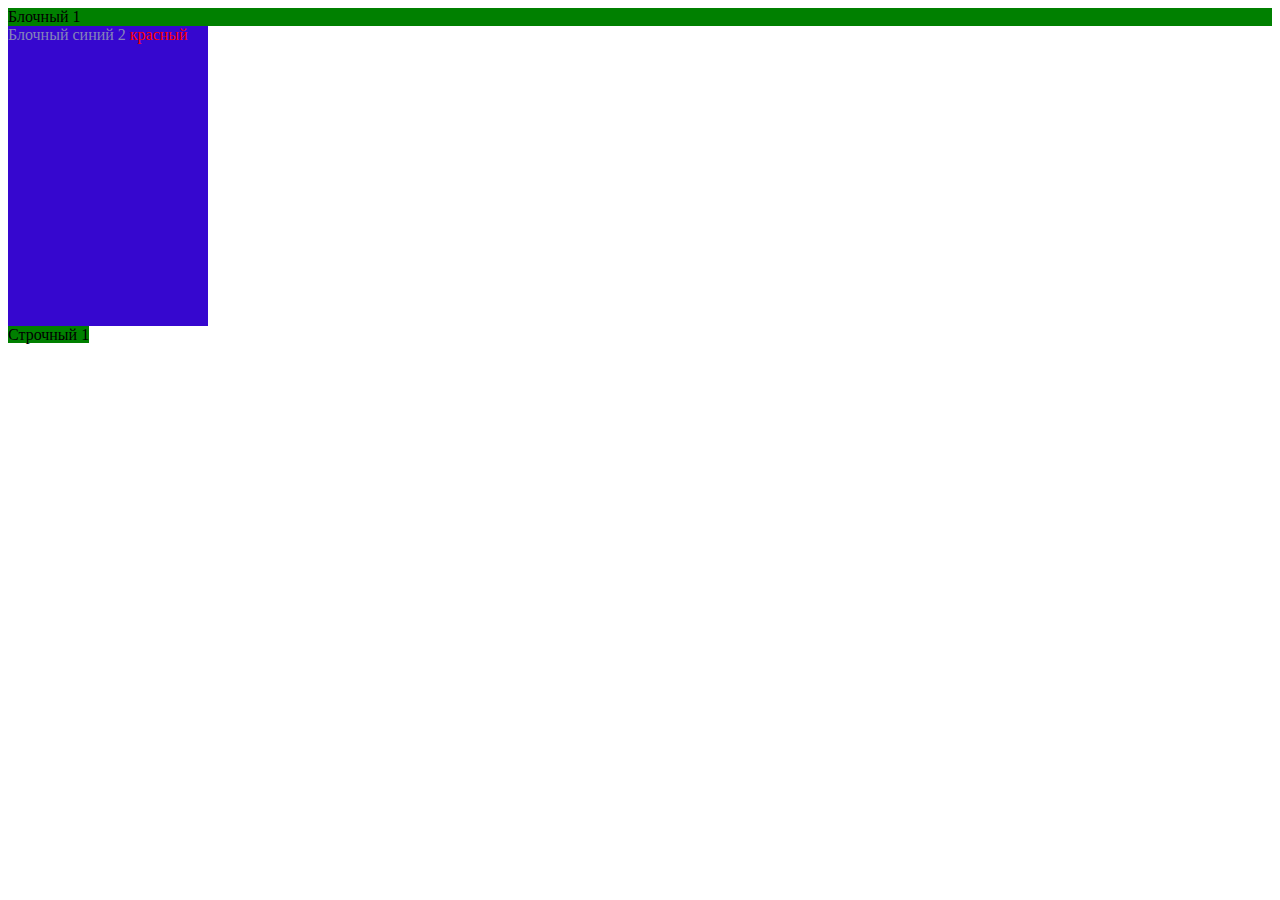
<file: lesson_1/index.html>
<!DOCTYPE html>
<html lang="en">
<head>
    <meta charset="UTF-8">
    <meta http-equiv="X-UA-Compatible" content="IE=edge">
    <meta name="viewport" content="width=device-width, initial-scale=1.0">
    <title>lesson 1</title>
    <link rel="shortcut icon" href="html5.svg" type="image/x-icon">
    <style>
        div, span{
            background: green;
        }
        .blue{
            background: #3607cf;
            color: #8584b8;
            width: 200px;
            height: 300px;
        }
        .red{
            background: none;
            color: #ff0000;
        }
    </style>
</head>
<body>
    <div>Блочный 1</div>
    <div class="blue">Блочный синий 2 <span class="red">красный</span></div>
    <span>Строчный 1</span>
</body>
</html>
</file>
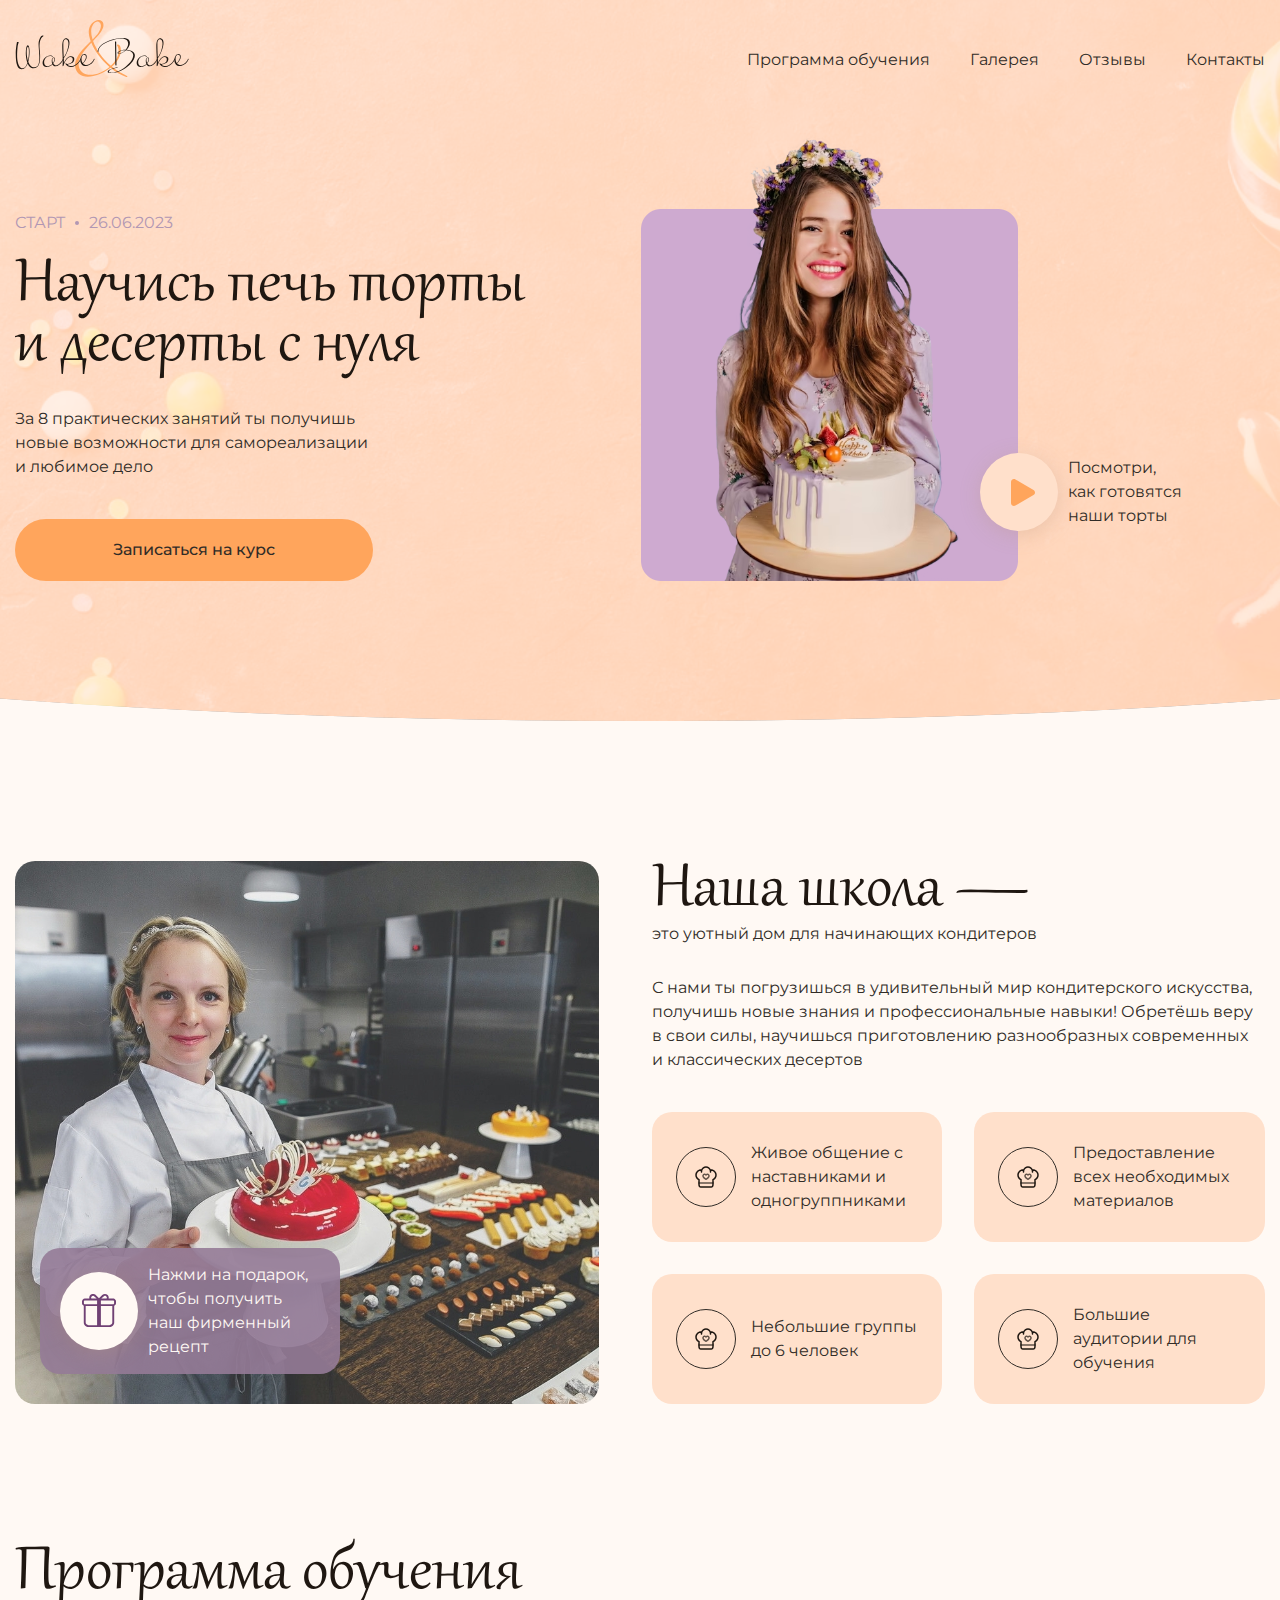
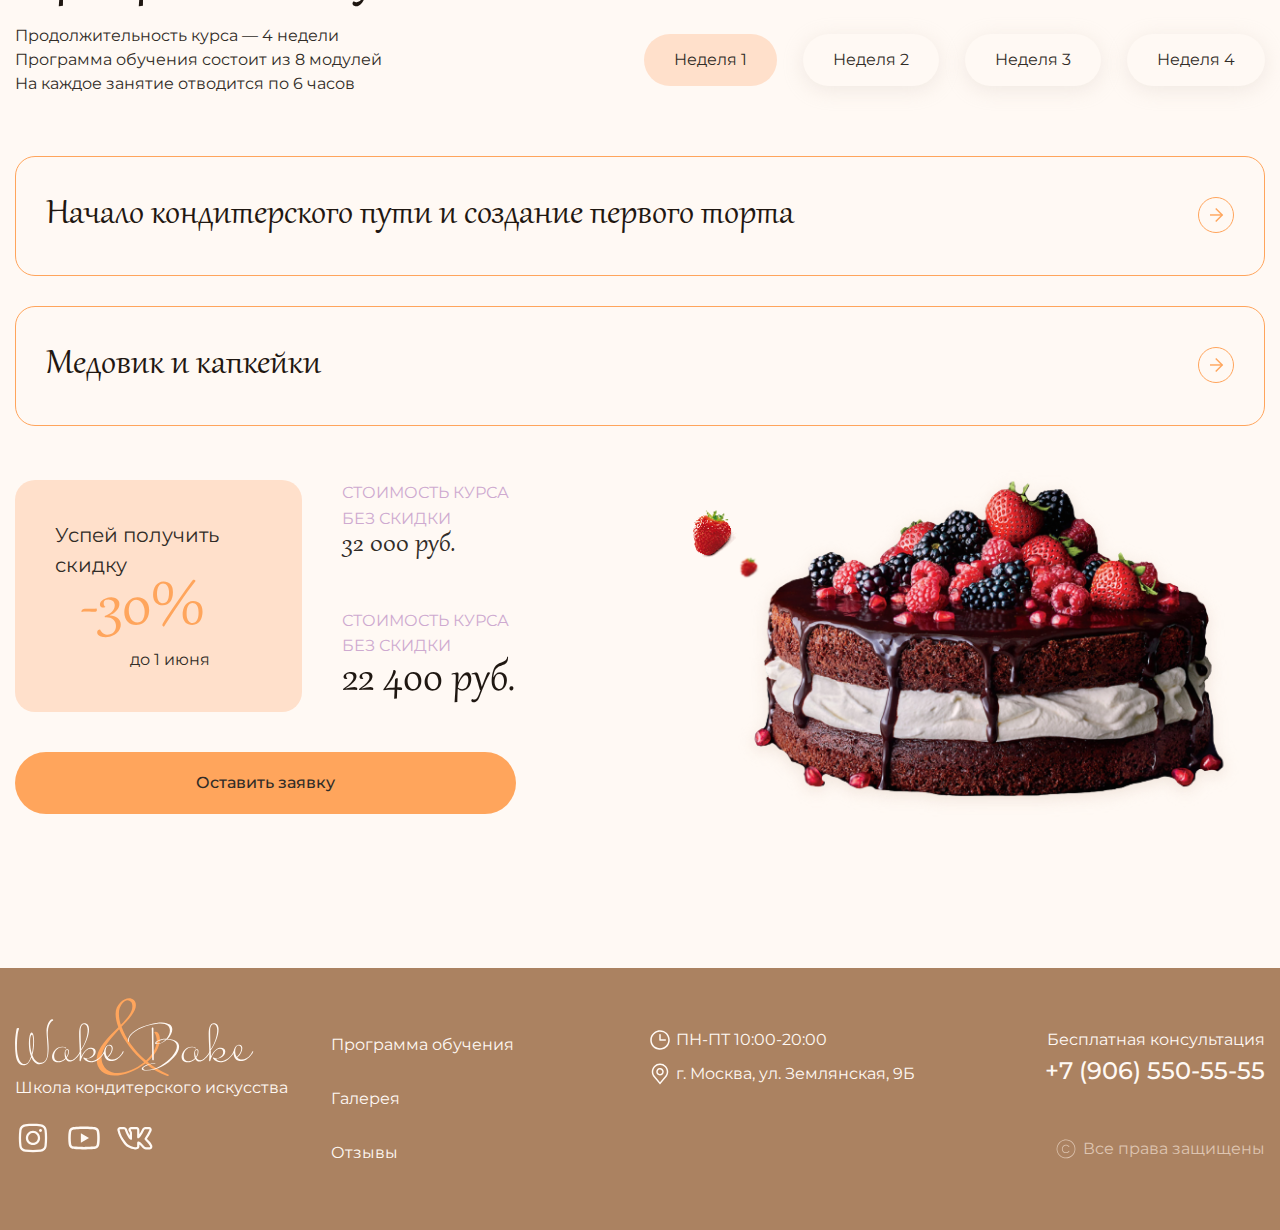
<file: lesson_116/index.html>
<!DOCTYPE html>
<html lang="en">

<head>
    <meta charset="UTF-8">
    <meta http-equiv="X-UA-Compatible" content="IE=edge">
    <meta name="viewport" content="width=device-width, initial-scale=1.0">
    <title>Document</title>
    <link rel="stylesheet" href="css/reset.css">
    <link rel="stylesheet" href="css/stylesheet.css">
    <link rel="stylesheet" href="css/style.css">
</head>

<body class="body">
    <div class="wrapper">
        <header class="header">
            <div class="header__top">
                <div class="container">
                    <div class="header__top-inner">
                        <a href="#" class="logo"><img src="img/icons/logo/Vector_1.svg" alt="" class="logo"></a>
                        <nav class="nav">
                            <ul class="nav__list">
                                <li class="nav__item">
                                    <a class="nav__link" href="#">Программа обучения</a>
                                </li>
                                <li class="nav__item">
                                    <a class="nav__link" href="#"> Галерея</a>
                                </li>
                                <li class="nav__item">
                                    <a class="nav__link" href="#"> Отзывы</a>
                                </li>
                                <li class="nav__item">
                                    <a class="nav__link" href="#"> Контакты</a>
                                </li>
                            </ul>
                        </nav>
                        <a class="burger-icon">
                            <span></span>
                        </a>
                    </div>
                </div>
            </div>
            <section class="header__hero hero">
                <div class="container">
                    <div class="hero__inner">
                        <div class="hero__content">
                            <div class="hero__info">
                                <span>Старт</span>
                                <span>26.06.2023</span>
                            </div>
                            <h1 class="hero__title title">
                                Научись печь торты и десерты с нуля
                            </h1>
                            <p class="hero__text">
                                За 8 практических занятий ты получишь новые возможности для самореализации и любимое
                                дело
                            </p>
                            <div class="hero__image-control hero__image-control--mobile">
                                <a class="hero__image-button" data-fslightbox href="media/cake.mp4">
                                    <img src="img/icons/play icon.svg" alt="">
                                </a>
                                Посмотри, как готовятся наши торты
                            </div>
                            <a href="#" class="hero__button button">
                                Записаться на курс
                            </a>
                        </div>
                        <div class="hero__image">
                            <img src="img/content/girl.png" alt="девушка с тортом">
                            <div class="hero__image-control">
                                <a class="hero__image-button" data-fslightbox="video" href="media/cake.mp4">
                                    <img src="img/icons/play icon.svg" alt="">
                                </a>
                                Посмотри, как готовятся наши торты
                            </div>
                        </div>
                    </div>
                </div>
            </section>
        </header>
        <main class="main">
            <section class="main__about about">
                <div class="container">
                    <div class="about__inner">
                        <div class="about__image">
                            <img src="img/content/girl-2.jpeg" alt="девушка на кухне">
                            <div class="about__image-control">
                                <button class="about__image-button">
                                    <img src="img/icons/gift icon.svg" alt="">
                                </button>
                                <p class="about__image-text">
                                    Нажми на подарок, чтобы получить наш фирменный рецепт
                                </p>
                            </div>
                        </div>
                        <div class="about__content">
                            <div class="about__heading">
                                <h2 class="about__title title">
                                    Наша школа —
                                </h2>
                                <p class="about__subtitle">
                                    это уютный дом для начинающих кондитеров
                                </p>
                            </div>
                            <p class="about__text">
                                С нами ты погрузишься в удивительный мир кондитерского искусства, получишь новые знания
                                и профессиональные навыки! Обретёшь веру в свои силы, научишься приготовлению
                                разнообразных
                                современных и классических десертов
                            </p>

                        </div>
                        <ul class="about__list">
                            <li class="about__item">
                                <div class="about__item-img">
                                    <img src="img/icons/hat.svg" alt="">
                                </div>
                                <p class="about__item-text">
                                    Живое общение с наставниками и одногруппниками
                                </p>
                            </li>
                            <li class="about__item">
                                <div class="about__item-img">
                                    <img src="img/icons/hat.svg" alt="">
                                </div>
                                <p class="about__item-text">
                                    Предоставление всех необходимых материалов
                                </p>
                            </li>
                            <li class="about__item">
                                <div class="about__item-img">
                                    <img src="img/icons/hat.svg" alt="">
                                </div>
                                <p class="about__item-text">
                                    Небольшие группы дo 6 человек
                                </p>
                            </li>
                            <li class="about__item">
                                <div class="about__item-img">
                                    <img src="img/icons/hat.svg" alt="">
                                </div>
                                <p class="about__item-text">
                                    Большие аудитории для обучения
                                </p>
                            </li>
                        </ul>
                    </div>
                </div>
            </section>
            <section class="program main__program">
                <div class="container">
                    <h2 class="program__title title">
                        Программа обучения
                    </h2>
                    <div class='program__top'>
                            <p class="program__text">
                                Продолжительность курса — 4 недели
                                <br>
                                Программа обучения состоит из 8 модулей
                                <br>
                                На каждое занятие отводится по 6 часов
                            </p>
                            <ul class="tab-controls">
                                <li class="tab-controls__item">
                                    <a href="#tab1" class="tab-controls__link  tab-controls__link--active">
                                        Неделя 1
                                    </a>
                                </li>
                                <li class="tab-controls__item">
                                    <a href="#tab2" class="tab-controls__link">
                                        Неделя 2
                                    </a>
                                </li>
                                <li class="tab-controls__item">
                                    <a href="#tab3" class="tab-controls__link">
                                        Неделя 3
                                    </a>
                                </li>
                                <li class="tab-controls__item">
                                    <a href="#tab4" class="tab-controls__link">
                                        Неделя 4
                                    </a>
                                </li>
                            </ul>
                    </div>
                    <div class="program__tab-content tab-content tab-content--show" id="tab1">
                        <ul class="accordion-list">
                            <li class="accordion-list__item">
                                <button class="accordion-list__control">
                                    <h3 class="accordion-list__control-title">
                                        Начало кондитерского пути и создание первого торта
                                    </h3>
                                    <div class="accordion-list__control-icon">
                                        <svg width="13.248535" height="13.967773" viewBox="0 0 13.2485 13.9678"
                                            fill="none" xmlns="http://www.w3.org/2000/svg"
                                            xmlns:xlink="http://www.w3.org/1999/xlink">
                                            <path id="Vector"
                                                d="M5.25 12.96L11.23 6.98L5.25 1L6.26 0L13.24 6.98L6.26 13.96L5.25 12.96Z"
                                                fill="#FFA55C" fill-opacity="1.000000" fill-rule="nonzero" />
                                            <path id="Vector" d="M12.24 6.26L12.24 7.7L0 7.7L0 6.26L12.24 6.26Z"
                                                fill="#FFA55C" fill-opacity="1.000000" fill-rule="nonzero" />
                                        </svg>
                                    </div>
                                </button>
                                <div class="accordion-list__content">
                                    <div class="accordion-content">
                                        <div class="accordion-content__col">
                                            <h6 class="accordion-content__title">
                                                Теория:
                                            </h6>
                                            <ul class="accordion-content__list">
                                                <li class="accordion-content__item">
                                                    <div class="accordion-content__icon">
                                                        <img src="img/icons/hat-mini.svg"
                                                            alt="">
                                                    </div>
                                                    Организация рабочего места
                                                </li>
                                                <li class="accordion-content__item">
                                                    <div class="accordion-content__icon">
                                                        <img src="img/icons/hat-mini.svg"
                                                            alt="">
                                                    </div>
                                                    Подготовка необходимого инвентаря
                                                </li>
                                                <li class="accordion-content__item">
                                                    <div class="accordion-content__icon">
                                                        <img src="img/icons/hat-mini.svg"
                                                            alt="">
                                                    </div>
                                                    Выбор необходимых продуктов
                                                </li>
                                                <li class="accordion-content__item">
                                                    <div class="accordion-content__icon">
                                                        <img src="img/icons/hat-mini.svg"
                                                            alt="">
                                                    </div>
                                                    Советы по закупке необходимых продуктов и инвентаря
                                                </li>
                                                <li class="accordion-content__item">
                                                    <div class="accordion-content__icon">
                                                        <img src="img/icons/hat-mini.svg"
                                                            alt="">
                                                    </div>
                                                    Обзор хранения и заготовки сырья
                                                </li>
                                            </ul>
                                        </div>
                                        <div class="accordion-content__col">
                                            <h6 class="accordion-content__title">
                                                Практика:
                                            </h6>
                                            <p class="accordion-content__text">
                                                Испечёшь морковный торт с солёной карамелью
                                            </p>
                                        </div>
                                    </div>
                                </div>
                            </li>
                            <li class="accordion-list__item ">
                                <button class="accordion-list__control">
                                    <h3 class="accordion-list__control-title">
                                        Медовик и капкейки
                                    </h3>
                                    <div class="accordion-list__control-icon">
                                        <svg width="13.248535" height="13.967773" viewBox="0 0 13.2485 13.9678"
                                            fill="none" xmlns="http://www.w3.org/2000/svg"
                                            xmlns:xlink="http://www.w3.org/1999/xlink">
                                            <path id="Vector"
                                                d="M5.25 12.96L11.23 6.98L5.25 1L6.26 0L13.24 6.98L6.26 13.96L5.25 12.96Z"
                                                fill="#FFA55C" fill-opacity="1.000000" fill-rule="nonzero" />
                                            <path id="Vector" d="M12.24 6.26L12.24 7.7L0 7.7L0 6.26L12.24 6.26Z"
                                                fill="#FFA55C" fill-opacity="1.000000" fill-rule="nonzero" />
                                        </svg>
                                    </div>
                                </button>
                                <div class="accordion-list__content">
                                    <div class="accordion-content">
                                        <div class="accordion-content__col">
                                            <h6 class="accordion-content__title">
                                                Теория:
                                            </h6>
                                            <ul class="accordion-content__list">
                                                <li class="accordion-content__item">
                                                    <div class="accordion-content__icon">
                                                        <img src="img/icons/hat-mini.svg"
                                                            alt="">
                                                    </div>
                                                    Приготовление и украшение капкейков
                                                </li>
                                                <li class="accordion-content__item">
                                                    <div class="accordion-content__icon">
                                                        <img src="img/icons/hat-mini.svg"
                                                            alt="">
                                                    </div>
                                                    Изготовление крема и конфи
                                                </li>
                                                <li class="accordion-content__item">
                                                    <div class="accordion-content__icon">
                                                        <img src="img/icons/hat-mini.svg"
                                                            alt="">
                                                    </div>
                                                    Приготовление медовых коржей для торта
                                                </li>
                                                <li class="accordion-content__item">
                                                    <div class="accordion-content__icon">
                                                        <img src="img/icons/hat-mini.svg"
                                                            alt="">
                                                    </div>
                                                    Пропитка коржей и сборка торта
                                                </li>
                                            </ul>
                                        </div>
                                        <div class="accordion-content__col">
                                            <h6 class="accordion-content__title">
                                                Практика:
                                            </h6>
                                            <p class="accordion-content__text">
                                                Испечёшь морковный торт с солёной карамелью
                                            </p>
                                        </div>
                                    </div>
                                </div>
                            </li>
                        </ul>
                    </div>
                    <div class="program__tab-content tab-content" id="tab2">
                        <ul class="accordion-list">
                            <li class="accordion-list__item">
                                <button class="accordion-list__control">
                                    <h3 class="accordion-list__control-title">
                                        Песочное тесто и чизкейк
                                    </h3>
                                    <div class="accordion-list__control-icon">
                                        <svg width="13.248535" height="13.967773" viewBox="0 0 13.2485 13.9678"
                                            fill="none" xmlns="http://www.w3.org/2000/svg"
                                            xmlns:xlink="http://www.w3.org/1999/xlink">
                                            <path id="Vector"
                                                d="M5.25 12.96L11.23 6.98L5.25 1L6.26 0L13.24 6.98L6.26 13.96L5.25 12.96Z"
                                                fill="#FFA55C" fill-opacity="1.000000" fill-rule="nonzero" />
                                            <path id="Vector" d="M12.24 6.26L12.24 7.7L0 7.7L0 6.26L12.24 6.26Z"
                                                fill="#FFA55C" fill-opacity="1.000000" fill-rule="nonzero" />
                                        </svg>
                                    </div>
                                </button>
                                <div class="accordion-list__content">
                                    <div class="accordion-content">
                                        <div class="accordion-content__col">
                                            <h6 class="accordion-content__title">
                                                Теория:
                                            </h6>
                                            <ul class="accordion-content__list">
                                                <li class="accordion-content__item">
                                                    <div class="accordion-content__icon">
                                                        <img src="img/icons/hat-mini.svg"
                                                            alt="">
                                                    </div>
                                                    Приготовление песочного теста
                                                </li>
                                                <li class="accordion-content__item">
                                                    <div class="accordion-content__icon">
                                                        <img src="img/icons/hat-mini.svg"
                                                            alt="">
                                                    </div>
                                                    Тонкости в приготовлении меренги
                                                </li>
                                                <li class="accordion-content__item">
                                                    <div class="accordion-content__icon">
                                                        <img src="img/icons/hat-mini.svg"
                                                            alt="">
                                                    </div>
                                                    Изготовление заварного крема
                                                </li>
                                                <li class="accordion-content__item">
                                                    <div class="accordion-content__icon">
                                                        <img src="img/icons/hat-mini.svg"
                                                            alt="">
                                                    </div>
                                                    Выпечка тарталеток
                                                </li>
                                                <li class="accordion-content__item">
                                                    <div class="accordion-content__icon">
                                                        <img src="img/icons/hat-mini.svg"
                                                            alt="">
                                                    </div>
                                                    Приготовление нежного чизкейка
                                                </li>
                                            </ul>
                                        </div>
                                        <div class="accordion-content__col">
                                            <h6 class="accordion-content__title">
                                                Практика:
                                            </h6>
                                            <p class="accordion-content__text">
                                                Испечёшь морковный торт с солёной карамелью
                                            </p>
                                        </div>
                                    </div>
                                </div>
                            </li>
                            <li class="accordion-list__item ">
                                <button class="accordion-list__control">
                                    <h3 class="accordion-list__control-title">
                                        Бисквиты
                                    </h3>
                                    <div class="accordion-list__control-icon">
                                        <svg width="13.248535" height="13.967773" viewBox="0 0 13.2485 13.9678"
                                            fill="none" xmlns="http://www.w3.org/2000/svg"
                                            xmlns:xlink="http://www.w3.org/1999/xlink">
                                            <path id="Vector"
                                                d="M5.25 12.96L11.23 6.98L5.25 1L6.26 0L13.24 6.98L6.26 13.96L5.25 12.96Z"
                                                fill="#FFA55C" fill-opacity="1.000000" fill-rule="nonzero" />
                                            <path id="Vector" d="M12.24 6.26L12.24 7.7L0 7.7L0 6.26L12.24 6.26Z"
                                                fill="#FFA55C" fill-opacity="1.000000" fill-rule="nonzero" />
                                        </svg>
                                    </div>
                                </button>
                                <div class="accordion-list__content">
                                    <div class="accordion-content">
                                        <div class="accordion-content__col">
                                            <h6 class="accordion-content__title">
                                                Теория:
                                            </h6>
                                            <ul class="accordion-content__list">
                                                <li class="accordion-content__item">
                                                    <div class="accordion-content__icon">
                                                        <img src="img/icons/hat-mini.svg"
                                                            alt="">
                                                    </div>
                                                    Тонкости выпечки бисквитов
                                                </li>
                                                <li class="accordion-content__item">
                                                    <div class="accordion-content__icon">
                                                        <img src="img/icons/hat-mini.svg"
                                                            alt="">
                                                    </div>
                                                    Приготовление ванильного бисквита
                                                </li>
                                                <li class="accordion-content__item">
                                                    <div class="accordion-content__icon">
                                                        <img src="img/icons/hat-mini.svg"
                                                            alt="">
                                                    </div>
                                                    Приготовление фисташкового бисквита
                                                </li>
                                                <li class="accordion-content__item">
                                                    <div class="accordion-content__icon">
                                                        <img src="img/icons/hat-mini.svg"
                                                            alt="">
                                                    </div>
                                                    Приготовление шоколадного бисквита
                                                </li>
                                            </ul>
                                        </div>
                                        <div class="accordion-content__col">
                                            <h6 class="accordion-content__title">
                                                Практика:
                                            </h6>
                                            <p class="accordion-content__text">
                                                Испечёшь морковный торт с солёной карамелью
                                            </p>
                                        </div>
                                    </div>
                                </div>
                            </li>
                        </ul>
                    </div>
                    <div class="program__tab-content tab-content" id="tab3">
                        <ul class="accordion-list">
                            <li class="accordion-list__item">
                                <button class="accordion-list__control">
                                    <h3 class="accordion-list__control-title">
                                        Дрожжевое тесто
                                    </h3>
                                    <div class="accordion-list__control-icon">
                                        <svg width="13.248535" height="13.967773" viewBox="0 0 13.2485 13.9678"
                                            fill="none" xmlns="http://www.w3.org/2000/svg"
                                            xmlns:xlink="http://www.w3.org/1999/xlink">
                                            <path id="Vector"
                                                d="M5.25 12.96L11.23 6.98L5.25 1L6.26 0L13.24 6.98L6.26 13.96L5.25 12.96Z"
                                                fill="#FFA55C" fill-opacity="1.000000" fill-rule="nonzero" />
                                            <path id="Vector" d="M12.24 6.26L12.24 7.7L0 7.7L0 6.26L12.24 6.26Z"
                                                fill="#FFA55C" fill-opacity="1.000000" fill-rule="nonzero" />
                                        </svg>
                                    </div>
                                </button>
                                <div class="accordion-list__content">
                                    <div class="accordion-content">
                                        <div class="accordion-content__col">
                                            <h6 class="accordion-content__title">
                                                Теория:
                                            </h6>
                                            <ul class="accordion-content__list">
                                                <li class="accordion-content__item">
                                                    <div class="accordion-content__icon">
                                                        <img src="img/icons/hat-mini.svg"
                                                            alt="">
                                                    </div>
                                                    Технология приготовления дрожжевого теста: тонкости и советы
                                                </li>
                                                <li class="accordion-content__item">
                                                    <div class="accordion-content__icon">
                                                        <img src="img/icons/hat-mini.svg"
                                                            alt="">
                                                    </div>
                                                    Приготовление песочного теста
                                                </li>
                                                <li class="accordion-content__item">
                                                    <div class="accordion-content__icon">
                                                        <img src="img/icons/hat-mini.svg"
                                                            alt="">
                                                    </div>
                                                    Рецептурные нюансы
                                                </li>
                                            </ul>
                                        </div>
                                        <div class="accordion-content__col">
                                            <h6 class="accordion-content__title">
                                                Практика:
                                            </h6>
                                            <p class="accordion-content__text">
                                                Испечёшь морковный торт с солёной карамелью
                                            </p>
                                        </div>
                                    </div>
                                </div>
                            </li>
                            <li class="accordion-list__item ">
                                <button class="accordion-list__control">
                                    <h3 class="accordion-list__control-title">
                                        Работа с кремами
                                    </h3>
                                    <div class="accordion-list__control-icon">
                                        <svg width="13.248535" height="13.967773" viewBox="0 0 13.2485 13.9678"
                                            fill="none" xmlns="http://www.w3.org/2000/svg"
                                            xmlns:xlink="http://www.w3.org/1999/xlink">
                                            <path id="Vector"
                                                d="M5.25 12.96L11.23 6.98L5.25 1L6.26 0L13.24 6.98L6.26 13.96L5.25 12.96Z"
                                                fill="#FFA55C" fill-opacity="1.000000" fill-rule="nonzero" />
                                            <path id="Vector" d="M12.24 6.26L12.24 7.7L0 7.7L0 6.26L12.24 6.26Z"
                                                fill="#FFA55C" fill-opacity="1.000000" fill-rule="nonzero" />
                                        </svg>
                                    </div>
                                </button>
                                <div class="accordion-list__content">
                                    <div class="accordion-content">
                                        <div class="accordion-content__col">
                                            <h6 class="accordion-content__title">
                                                Теория:
                                            </h6>
                                            <ul class="accordion-content__list">
                                                <li class="accordion-content__item">
                                                    <div class="accordion-content__icon">
                                                        <img src="img/icons/hat-mini.svg"
                                                            alt="">
                                                    </div>
                                                    Приготовление кремов: ганаши, кремю
                                                </li>
                                                <li class="accordion-content__item">
                                                    <div class="accordion-content__icon">
                                                        <img src="img/icons/hat-mini.svg"
                                                            alt="">
                                                    </div>
                                                    Создание заварного теста
                                                </li>
                                                <li class="accordion-content__item">
                                                    <div class="accordion-content__icon">
                                                        <img src="img/icons/hat-mini.svg"
                                                            alt="">
                                                    </div>
                                                    Приготовление профитролей и нескольких видов кремов
                                                </li>
                                            </ul>
                                        </div>
                                        <div class="accordion-content__col">
                                            <h6 class="accordion-content__title">
                                                Практика:
                                            </h6>
                                            <p class="accordion-content__text">
                                                Испечёшь морковный торт с солёной карамелью
                                            </p>
                                        </div>
                                    </div>
                                </div>
                            </li>
                        </ul>
                    </div>
                    <div class="program__tab-content tab-content" id="tab4">
                        <ul class="accordion-list">
                            <li class="accordion-list__item">
                                <button class="accordion-list__control">
                                    <h3 class="accordion-list__control-title">
                                        Mille-feuille, или Наполеон
                                    </h3>
                                    <div class="accordion-list__control-icon">
                                        <svg width="13.248535" height="13.967773" viewBox="0 0 13.2485 13.9678"
                                            fill="none" xmlns="http://www.w3.org/2000/svg"
                                            xmlns:xlink="http://www.w3.org/1999/xlink">
                                            <path id="Vector"
                                                d="M5.25 12.96L11.23 6.98L5.25 1L6.26 0L13.24 6.98L6.26 13.96L5.25 12.96Z"
                                                fill="#FFA55C" fill-opacity="1.000000" fill-rule="nonzero" />
                                            <path id="Vector" d="M12.24 6.26L12.24 7.7L0 7.7L0 6.26L12.24 6.26Z"
                                                fill="#FFA55C" fill-opacity="1.000000" fill-rule="nonzero" />
                                        </svg>
                                    </div>
                                </button>
                                <div class="accordion-list__content">
                                    <div class="accordion-content">
                                        <div class="accordion-content__col">
                                            <h6 class="accordion-content__title">
                                                Теория:
                                            </h6>
                                            <ul class="accordion-content__list">
                                                <li class="accordion-content__item">
                                                    <div class="accordion-content__icon">
                                                        <img src="img/icons/hat-mini.svg"
                                                            alt="">
                                                    </div>
                                                    Приготовление слоёного теста
                                                </li>
                                                <li class="accordion-content__item">
                                                    <div class="accordion-content__icon">
                                                        <img src="img/icons/hat-mini.svg"
                                                            alt="">
                                                    </div>
                                                    Рецептура и создание крема дипломат
                                                </li>
                                                <li class="accordion-content__item">
                                                    <div class="accordion-content__icon">
                                                        <img src="img/icons/hat-mini.svg"
                                                            alt="">
                                                    </div>
                                                    Приготовление французского морковного десерта
                                                </li>
                                            </ul>
                                        </div>
                                        <div class="accordion-content__col">
                                            <h6 class="accordion-content__title">
                                                Практика:
                                            </h6>
                                            <p class="accordion-content__text">
                                                Испечёте торт «Наполеон» и приготовите необычный морковный десерт
                                            </p>
                                        </div>
                                    </div>
                                </div>
                            </li>
                            <li class="accordion-list__item ">
                                <button class="accordion-list__control">
                                    <h3 class="accordion-list__control-title">
                                        Завершение курса
                                    </h3>
                                    <div class="accordion-list__control-icon">
                                        <svg width="13.248535" height="13.967773" viewBox="0 0 13.2485 13.9678"
                                            fill="none" xmlns="http://www.w3.org/2000/svg"
                                            xmlns:xlink="http://www.w3.org/1999/xlink">
                                            <path id="Vector"
                                                d="M5.25 12.96L11.23 6.98L5.25 1L6.26 0L13.24 6.98L6.26 13.96L5.25 12.96Z"
                                                fill="#FFA55C" fill-opacity="1.000000" fill-rule="nonzero" />
                                            <path id="Vector" d="M12.24 6.26L12.24 7.7L0 7.7L0 6.26L12.24 6.26Z"
                                                fill="#FFA55C" fill-opacity="1.000000" fill-rule="nonzero" />
                                        </svg>
                                    </div>
                                </button>
                                <div class="accordion-list__content">
                                    <div class="accordion-content">
                                        <div class="accordion-content__col">
                                            <h6 class="accordion-content__title">
                                                Теория:
                                            </h6>
                                            <ul class="accordion-content__list">
                                                <li class="accordion-content__item">
                                                    <div class="accordion-content__icon">
                                                        <img src="img/icons/hat-mini.svg"
                                                            alt="">
                                                    </div>
                                                    Работа кондитера на заказ
                                                </li>
                                                <li class="accordion-content__item">
                                                    <div class="accordion-content__icon">
                                                        <img src="img/icons/hat-mini.svg"
                                                            alt="">
                                                    </div>
                                                    Применение знаний о технологии выпечки к другим рецептам
                                                </li>
                                                <li class="accordion-content__item">
                                                    <div class="accordion-content__icon">
                                                        <img src="img/icons/hat-mini.svg"
                                                            alt="">
                                                    </div>
                                                    Разработка собственных рецептов
                                                </li>
                                            </ul>
                                        </div>
                                        <div class="accordion-content__col">
                                            <h6 class="accordion-content__title">
                                                Практика:
                                            </h6>
                                            <p class="accordion-content__text">
                                                Самостоятельно, без наставника испечёте торт на ваш выбор
                                            </p>
                                        </div>
                                    </div>
                                </div>
                            </li>
                        </ul>
                    </div>
                    <div class="program__bottom">
                        <div class="program__action">
                            <div class="program__discount">
                                Успей получить скидку
                                <div class="program__discount-value">
                                        -30%
                                </div>
                                <span>до 1 июня</span>
                            </div>
                            <div class="program__price">
                                <div class="program__price-text">
                                    Стоимость курса без скидки
                                </div>
                                <div class="program__price-value">
                                    32 000 руб.
                                </div>
                            </div>
                            <div class="program__price">
                                <div class="program__price-text">
                                    Стоимость курса без скидки
                                </div>
                                <div class="program__price-value program__price-value--big">
                                    22 400 руб.
                                </div>
                            </div>
                            <a href="#" class="program__button button">Оставить заявку</a>
                        </div>
                        <div class="program__image">
                            <img src="img/decor/cake.png" alt="">
                        </div>
                    </div>
                </div>
            </section>
        </main>
        <footer class="footer">
            <div class="container">
                <div class="footer__inner">
                    <div class="footer__col">
                        <a href="#" class="footer__logo">
                            <img src="img/icons/logo/Vector_3.svg" alt="">
                        </a>
                        <p class="footer__logo-text">
                            Школа кондитерского искусства
                        </p>
                        <address class="socials">
                            <ul class="socials__list">
                                <li class="socials__item">
                                    <a class="socials__link" href="#">
                                        <svg width="36.000000" height="36.000000" viewBox="0 0 36 36" fill="none"
                                            xmlns="http://www.w3.org/2000/svg"
                                            xmlns:xlink="http://www.w3.org/1999/xlink">
                                            <desc>
                                                Created with Pixso.
                                            </desc>
                                            <defs>
                                                <clipPath id="clip60_605">
                                                    <rect id="basil:instagram-outline" width="36.000000"
                                                        height="36.000000" fill="white" fill-opacity="0" />
                                                </clipPath>
                                            </defs>
                                            <rect id="basil:instagram-outline" width="36.000000" height="36.000000"
                                                fill="#FFFFFF" fill-opacity="0" />
                                            <g clip-path="url(#clip60_605)">
                                                <path id="Vector"
                                                    d="M24 10.5C24 10.1 24.15 9.72 24.43 9.43C24.72 9.15 25.1 9 25.5 9C25.89 9 26.27 9.15 26.56 9.43C26.84 9.72 27 10.1 27 10.5C27 10.89 26.84 11.27 26.56 11.56C26.27 11.84 25.89 12 25.5 12C25.1 12 24.72 11.84 24.43 11.56C24.15 11.27 24 10.89 24 10.5Z"
                                                    fill="#FFF9F4" fill-opacity="1.000000" fill-rule="nonzero" />
                                                <path id="Vector"
                                                    d="M18 10.87C16.11 10.87 14.29 11.62 12.96 12.96C11.62 14.29 10.87 16.11 10.87 18C10.87 19.88 11.62 21.7 12.96 23.03C14.29 24.37 16.11 25.12 18 25.12C19.88 25.12 21.7 24.37 23.03 23.03C24.37 21.7 25.12 19.88 25.12 18C25.12 16.11 24.37 14.29 23.03 12.96C21.7 11.62 19.88 10.87 18 10.87ZM13.12 18C13.12 16.7 13.63 15.46 14.55 14.55C15.46 13.63 16.7 13.12 18 13.12C19.29 13.12 20.53 13.63 21.44 14.55C22.36 15.46 22.87 16.7 22.87 18C22.87 19.29 22.36 20.53 21.44 21.44C20.53 22.36 19.29 22.87 18 22.87C16.7 22.87 15.46 22.36 14.55 21.44C13.63 20.53 13.12 19.29 13.12 18Z"
                                                    fill="#FFF9F4" fill-opacity="1.000000" fill-rule="evenodd" />
                                                <path id="Vector"
                                                    d="M25.88 4.24C20.64 3.66 15.35 3.66 10.11 4.24C7.09 4.58 4.65 6.96 4.3 9.99C3.68 15.31 3.68 20.68 4.3 26C4.65 29.03 7.09 31.41 10.11 31.74C15.35 32.33 20.64 32.33 25.88 31.74C28.9 31.41 31.34 29.03 31.69 26C32.31 20.68 32.31 15.31 31.69 9.99C31.34 6.96 28.9 4.58 25.88 4.24ZM10.36 6.48C15.43 5.92 20.56 5.92 25.63 6.48C27.63 6.7 29.23 8.28 29.46 10.25C30.06 15.4 30.06 20.59 29.46 25.73C29.34 26.7 28.89 27.6 28.2 28.29C27.51 28.97 26.6 29.4 25.63 29.51C20.56 30.07 15.43 30.07 10.36 29.51C9.39 29.4 8.48 28.97 7.79 28.29C7.1 27.6 6.65 26.7 6.53 25.73C5.93 20.59 5.93 15.4 6.53 10.25C6.65 9.29 7.1 8.39 7.79 7.7C8.48 7.02 9.39 6.59 10.36 6.48Z"
                                                    fill="#FFF9F4" fill-opacity="1.000000" fill-rule="evenodd" />
                                            </g>
                                        </svg>
                                    </a>
                                </li>
                                <li class="socials__item">
                                    <a class="socials__link" href="#">
                                        <svg width="36.000000" height="36.000000" viewBox="0 0 36 36" fill="none"
                                            xmlns="http://www.w3.org/2000/svg"
                                            xmlns:xlink="http://www.w3.org/1999/xlink">
                                            <desc>
                                                Created with Pixso.
                                            </desc>
                                            <defs>
                                                <clipPath id="clip60_609">
                                                    <rect id="ant-design:youtube-outlined" width="36.000000"
                                                        height="36.000000" fill="white" fill-opacity="0" />
                                                </clipPath>
                                            </defs>
                                            <rect id="ant-design:youtube-outlined" width="36.000000" height="36.000000"
                                                fill="#FFFFFF" fill-opacity="0" />
                                            <g clip-path="url(#clip60_609)">
                                                <path id="Vector"
                                                    d="M33.75 17.9C33.75 17.82 33.75 17.73 33.74 17.63C33.74 17.34 33.73 17.03 33.72 16.68C33.7 15.7 33.65 14.73 33.57 13.8C33.46 12.54 33.31 11.48 33.1 10.68C32.88 9.85 32.44 9.1 31.83 8.49C31.23 7.88 30.47 7.44 29.64 7.22C28.65 6.95 26.7 6.79 23.96 6.69C22.65 6.64 21.26 6.6 19.86 6.59C19.37 6.58 18.92 6.58 18.51 6.57L17.48 6.57C17.07 6.58 16.62 6.58 16.13 6.59C14.73 6.6 13.34 6.64 12.03 6.69C9.29 6.79 7.34 6.96 6.35 7.22C5.52 7.44 4.76 7.88 4.16 8.49C3.55 9.1 3.11 9.85 2.89 10.68C2.68 11.48 2.53 12.54 2.42 13.8C2.34 14.73 2.29 15.7 2.27 16.68C2.26 17.03 2.25 17.34 2.25 17.63C2.25 17.73 2.25 17.82 2.25 17.9L2.25 18.09C2.25 18.17 2.25 18.26 2.25 18.36C2.25 18.65 2.26 18.97 2.27 19.31C2.29 20.29 2.34 21.26 2.42 22.19C2.53 23.46 2.68 24.51 2.89 25.31C3.34 26.99 4.66 28.32 6.35 28.77C7.34 29.04 9.29 29.2 12.03 29.31C13.34 29.35 14.73 29.39 16.13 29.4C16.62 29.41 17.07 29.41 17.48 29.42L18.51 29.42C18.92 29.41 19.37 29.41 19.86 29.4C21.26 29.39 22.65 29.35 23.96 29.31C26.7 29.2 28.65 29.03 29.64 28.77C31.33 28.32 32.65 27 33.1 25.31C33.31 24.51 33.46 23.46 33.57 22.19C33.65 21.26 33.7 20.29 33.72 19.31C33.73 18.97 33.74 18.65 33.74 18.36C33.74 18.26 33.75 18.17 33.75 18.09L33.75 17.9ZM31.21 18.08C31.21 18.15 31.21 18.23 31.21 18.33C31.21 18.6 31.2 18.91 31.19 19.23C31.17 20.17 31.12 21.1 31.05 21.97C30.95 23.1 30.82 24.03 30.65 24.65C30.43 25.47 29.79 26.11 28.98 26.32C28.25 26.52 26.39 26.68 23.86 26.77C22.58 26.82 21.2 26.85 19.83 26.87C19.35 26.88 18.9 26.88 18.5 26.88L17.49 26.88L16.16 26.87C14.79 26.85 13.41 26.82 12.13 26.77C9.6 26.68 7.74 26.52 7.01 26.32C6.2 26.11 5.56 25.47 5.34 24.65C5.17 24.03 5.04 23.1 4.94 21.97C4.87 21.1 4.83 20.17 4.8 19.23C4.79 18.91 4.78 18.6 4.78 18.33C4.78 18.23 4.78 18.15 4.78 18.08L4.78 17.91C4.78 17.84 4.78 17.76 4.78 17.66C4.78 17.39 4.79 17.08 4.8 16.76C4.82 15.82 4.87 14.89 4.94 14.02C5.04 12.89 5.17 11.96 5.34 11.34C5.56 10.52 6.2 9.88 7.01 9.67C7.74 9.47 9.6 9.31 12.13 9.22C13.41 9.17 14.79 9.14 16.16 9.12C16.64 9.11 17.09 9.11 17.49 9.11L18.5 9.11L19.83 9.12C21.2 9.14 22.58 9.17 23.86 9.22C26.39 9.32 28.25 9.47 28.98 9.67C29.79 9.88 30.43 10.52 30.65 11.34C30.82 11.96 30.95 12.89 31.05 14.02C31.12 14.89 31.16 15.82 31.19 16.76C31.2 17.08 31.21 17.39 31.21 17.66C31.21 17.76 31.21 17.84 31.21 17.91L31.21 18.08ZM14.87 22.71L23.02 17.96L14.87 13.28L14.87 22.71Z"
                                                    fill="#FFF9F4" fill-opacity="1.000000" fill-rule="nonzero" />
                                            </g>
                                        </svg>
                                    </a>
                                </li>
                                <li class="socials__item">
                                    <a class="socials__link" href="#">
                                        <svg width="36.000000" height="36.000000" viewBox="0 0 36 36" fill="none"
                                            xmlns="http://www.w3.org/2000/svg"
                                            xmlns:xlink="http://www.w3.org/1999/xlink">
                                            <desc>
                                                Created with Pixso.
                                            </desc>
                                            <defs>
                                                <clipPath id="clip60_614">
                                                    <rect id="basil:vk-outline" width="36.000000" height="36.000000"
                                                        fill="white" fill-opacity="0" />
                                                </clipPath>
                                            </defs>
                                            <rect id="basil:vk-outline" width="36.000000" height="36.000000"
                                                fill="#FFFFFF" fill-opacity="0" />
                                            <g clip-path="url(#clip60_614)">
                                                <path id="Vector"
                                                    d="M35.1 25.29C34.29 23.65 33.21 22.15 31.92 20.85C31.49 20.36 31.03 19.89 30.56 19.44L30.5 19.38C30.33 19.21 30.16 19.04 29.98 18.86C31.75 16.41 33.27 13.77 34.5 11.01L34.55 10.9L34.58 10.78C34.75 10.24 34.93 9.2 34.27 8.26C33.59 7.3 32.5 7.12 31.76 7.12L28.39 7.12C27.69 7.09 26.99 7.28 26.4 7.67C25.81 8.06 25.36 8.63 25.11 9.29C24.38 11.01 23.47 12.66 22.4 14.19L22.4 10.24C22.4 9.73 22.35 8.88 21.8 8.16C21.15 7.3 20.2 7.12 19.54 7.12L14.2 7.12C13.5 7.11 12.82 7.36 12.3 7.83C11.79 8.3 11.47 8.95 11.42 9.65L11.42 9.71L11.42 9.78C11.42 10.51 11.7 11.05 11.93 11.38C12.04 11.54 12.15 11.67 12.22 11.76L12.23 11.78C12.31 11.87 12.36 11.94 12.41 12C12.54 12.18 12.73 12.46 12.78 13.17L12.78 15.38C11.71 13.58 10.83 11.67 10.15 9.69L10.14 9.66L10.13 9.62C9.95 9.15 9.65 8.45 9.07 7.92C8.38 7.3 7.57 7.12 6.84 7.12L3.42 7.12C2.67 7.12 1.77 7.3 1.1 8C0.44 8.7 0.37 9.54 0.37 9.98L0.37 10.18L0.41 10.37C1.36 14.77 3.31 18.89 6.11 22.4C7.4 24.42 9.13 26.11 11.19 27.34C13.25 28.56 15.57 29.28 17.95 29.44L18.01 29.44L18.08 29.44C19.17 29.44 20.3 29.35 21.16 28.78C22.31 28.01 22.4 26.84 22.4 26.25L22.4 24.54C22.69 24.78 23.06 25.1 23.51 25.53C24.05 26.08 24.48 26.55 24.85 26.96L25.05 27.18C25.34 27.5 25.62 27.82 25.88 28.08C26.2 28.4 26.61 28.76 27.11 29.02C27.65 29.31 28.22 29.44 28.83 29.44L32.25 29.44C32.97 29.44 34 29.27 34.73 28.43C35.52 27.51 35.46 26.38 35.22 25.57L35.17 25.43L35.1 25.29ZM26.52 25.45C26.06 24.93 25.58 24.42 25.09 23.93L25.08 23.93C23.05 21.96 22.1 21.62 21.43 21.62C21.07 21.62 20.67 21.66 20.42 21.98C20.3 22.14 20.22 22.32 20.2 22.51C20.16 22.73 20.14 22.95 20.15 23.17L20.15 26.25C20.15 26.63 20.08 26.79 19.91 26.91C19.67 27.07 19.17 27.19 18.09 27.19C16.04 27.05 14.06 26.43 12.3 25.37C10.53 24.32 9.05 22.86 7.96 21.12L7.95 21.1L7.94 21.08C5.32 17.83 3.5 14.01 2.62 9.94C2.63 9.75 2.67 9.63 2.74 9.55C2.81 9.48 2.98 9.37 3.42 9.37L6.84 9.37C7.22 9.37 7.42 9.46 7.56 9.59C7.72 9.73 7.86 9.98 8.03 10.42C8.87 12.89 10 15.2 11.08 16.9C11.61 17.75 12.14 18.45 12.62 18.95C12.86 19.2 13.09 19.41 13.31 19.55C13.53 19.7 13.77 19.81 14.02 19.81C14.15 19.81 14.31 19.79 14.46 19.73C14.62 19.66 14.75 19.54 14.83 19.38C14.99 19.1 15.03 18.68 15.03 18.14L15.03 13.08C14.95 11.85 14.58 11.16 14.22 10.67C14.15 10.57 14.07 10.48 14 10.38L13.98 10.36C13.91 10.28 13.85 10.2 13.79 10.12C13.72 10.03 13.68 9.91 13.67 9.8C13.68 9.68 13.73 9.57 13.83 9.49C13.92 9.41 14.03 9.37 14.15 9.37L19.54 9.37C19.85 9.37 19.96 9.45 20.01 9.52C20.08 9.62 20.15 9.82 20.15 10.24L20.15 17.04C20.15 17.84 20.52 18.39 21.06 18.39C21.68 18.39 22.13 18.01 22.91 17.23L22.93 17.21L22.94 17.2C24.69 15.06 26.13 12.67 27.2 10.12L27.2 10.1C27.28 9.87 27.44 9.68 27.64 9.55C27.84 9.42 28.07 9.36 28.31 9.37L31.76 9.37C32.23 9.37 32.38 9.49 32.44 9.56C32.49 9.64 32.53 9.8 32.44 10.11C31.2 12.87 29.68 15.48 27.89 17.91L27.88 17.93C27.71 18.2 27.52 18.49 27.49 18.83C27.46 19.19 27.62 19.52 27.89 19.87C28.09 20.17 28.5 20.57 28.92 20.98L28.96 21.02C29.4 21.45 29.87 21.91 30.25 22.36L30.27 22.37L30.28 22.39C31.41 23.52 32.36 24.83 33.07 26.26C33.19 26.65 33.12 26.86 33.03 26.96C32.92 27.08 32.69 27.19 32.25 27.19L28.83 27.19C28.59 27.2 28.36 27.14 28.16 27.03C27.9 26.89 27.68 26.7 27.48 26.49C27.26 26.27 27.03 26.01 26.74 25.7L26.52 25.45L26.52 25.45Z"
                                                    fill="#FFF9F4" fill-opacity="1.000000" fill-rule="evenodd" />
                                            </g>
                                        </svg>
                                    </a>
                                </li>
                            </ul>
                        </address>
                    </div>
                    <div class="footer__col">
                        <ul class="footer__col-list">
                            <li class="footer__col-item">
                                <a href="#" class="footer__col-link">
                                    Программа обучения
                                </a>
                            </li>
                            <li class="footer__col-item">
                                <a href="#" class="footer__col-link">
                                    Галерея
                                </a>
                            </li>
                            <li class="footer__col-item">
                                <a href="#" class="footer__col-link">
                                    Отзывы
                                </a>
                            </li>
                        </ul>
                    </div>
                    <address class="footer__col">
                        <ul class="footer__contact">
                            <li class="footer__contact-item">
                                <img src="img/icons/clock.svg" alt="">
                                ПН-ПТ 10:00-20:00
                            </li>
                            <li class="footer__contact-item">
                                <img src="img/icons/location.svg" alt="">
                                г. Москва, ул. Землянская, 9Б
                            </li>
                        </ul>
                    </address>
                    <div class="footer__col">
                        <div class="footer__col-tel">
                            Бесплатная консультация
                            <a class="footer__col-number" href="tel:+79065505555">
                                +7 (906) 550-55-55
                            </a>
                        </div>
                        <div class="footer__col-copyright">
                            <img src="img/icons/copyright.svg" alt="">
                            Все права защищены
                        </div>
                    </div>
                </div>
            </div>
        </footer>
        <div class="modal modal--opened">
            <div class="modal__window">
                <a class="modal__cancel" href="#">
                    <svg width="24.000000" height="24.000000" viewBox="0 0 24 24" fill="none"
                        xmlns="http://www.w3.org/2000/svg" xmlns:xlink="http://www.w3.org/1999/xlink">
                        <desc>
                            Created with Pixso.
                        </desc>
                        <defs>
                            <clipPath id="clip41_441">
                                <rect id="cancel" rx="11.250000" width="22.500000" height="22.500000"
                                    transform="translate(0.750000 0.750000)" fill="white" fill-opacity="0" />
                            </clipPath>
                        </defs>
                        <rect id="cancel" rx="11.250000" width="22.500000" height="22.500000"
                            transform="translate(0.750000 0.750000)" fill="#FFFFFF" fill-opacity="0" />
                        <g clip-path="url(#clip41_441)">
                            <path id="Vector" d="M6.75 17.24L12 12L17.24 17.24M17.24 6.75L12 12L6.75 6.75"
                                stroke="#E1D9E1" stroke-opacity="1.000000" stroke-width="1.500000"
                                stroke-linejoin="round" stroke-linecap="round" />
                        </g>
                        <rect id="cancel" rx="11.250000" width="22.500000" height="22.500000"
                            transform="translate(0.750000 0.750000)" stroke="#E1D9E1" stroke-opacity="1.000000"
                            stroke-width="1.500000" />
                    </svg>
                </a>
                <img src="img/decor/cupcake.png" alt="" class="modal__image">
                <h2 class="modal__title">
                    Удиви своих близких вкусными капкейками
                </h2>
                <p class="modal__text">
                    Оставь свой e-mail, и мы вышлем рецепт на почту
                </p>
                <form action="" class="modal__form">
                    <label for="" class="modal__form-label fields">
                        <input type="email" placeholder="E-mail" class="fields__input">
                        <span>Введите e-mail</span>
                    </label>
                    <button type="submit" class="button">Получить подарок</button>
                </form>
            </div>
        </div>
    </div>


    <script src="js/fslightbox.js"></script>
    <script src="js/app.js"></script>
</body>

</html>
</file>
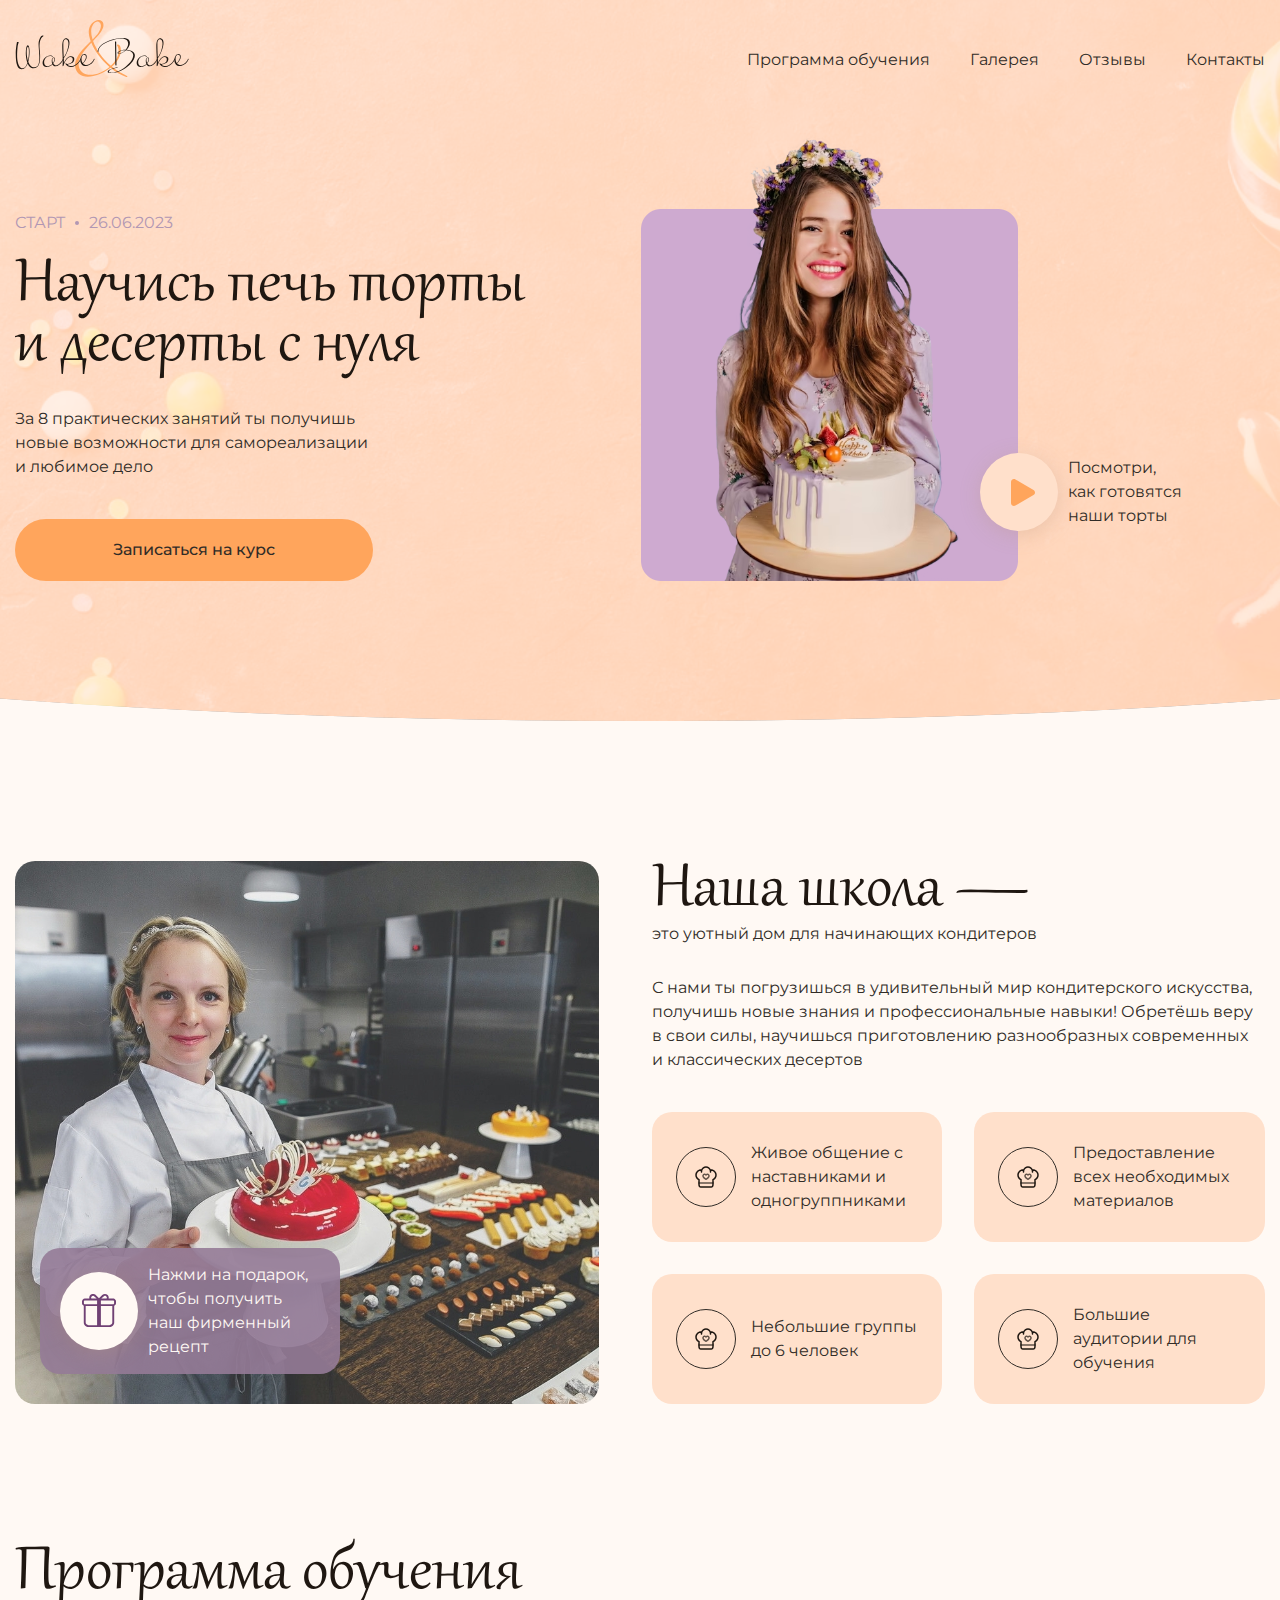
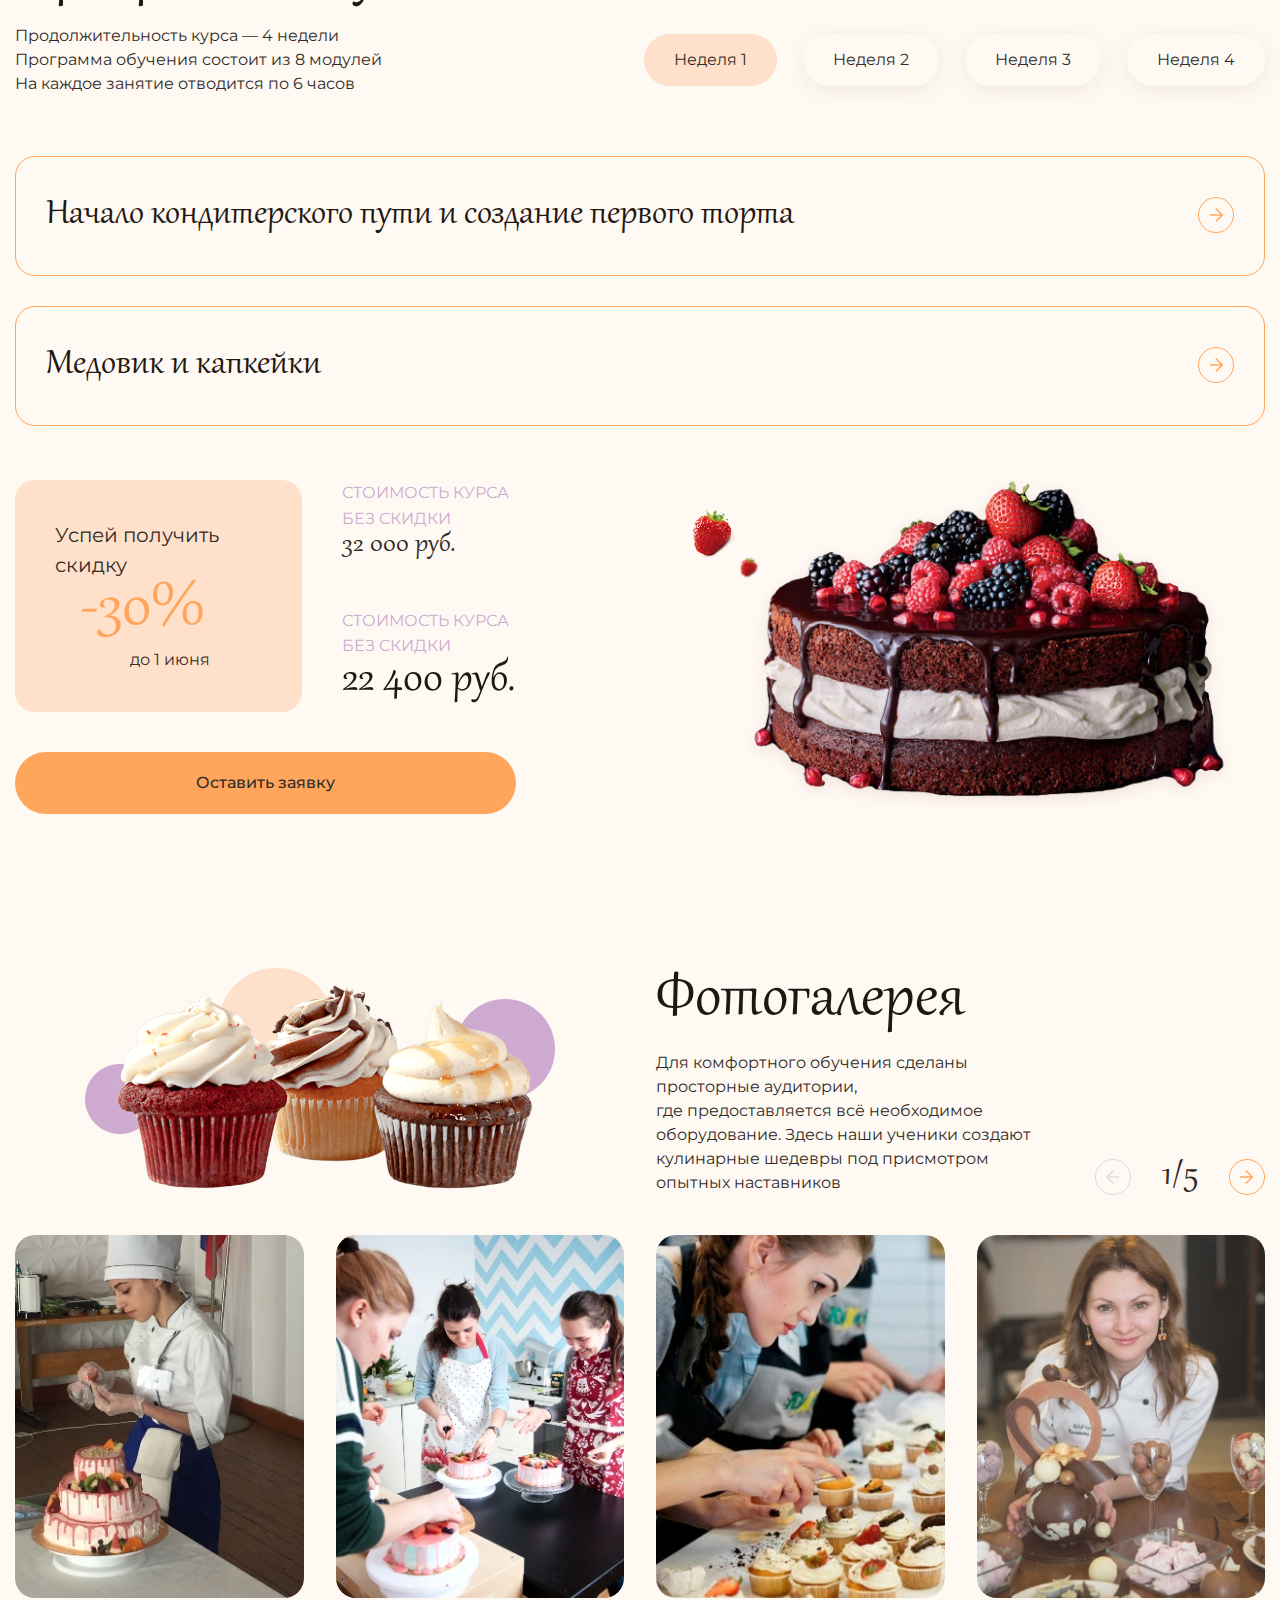
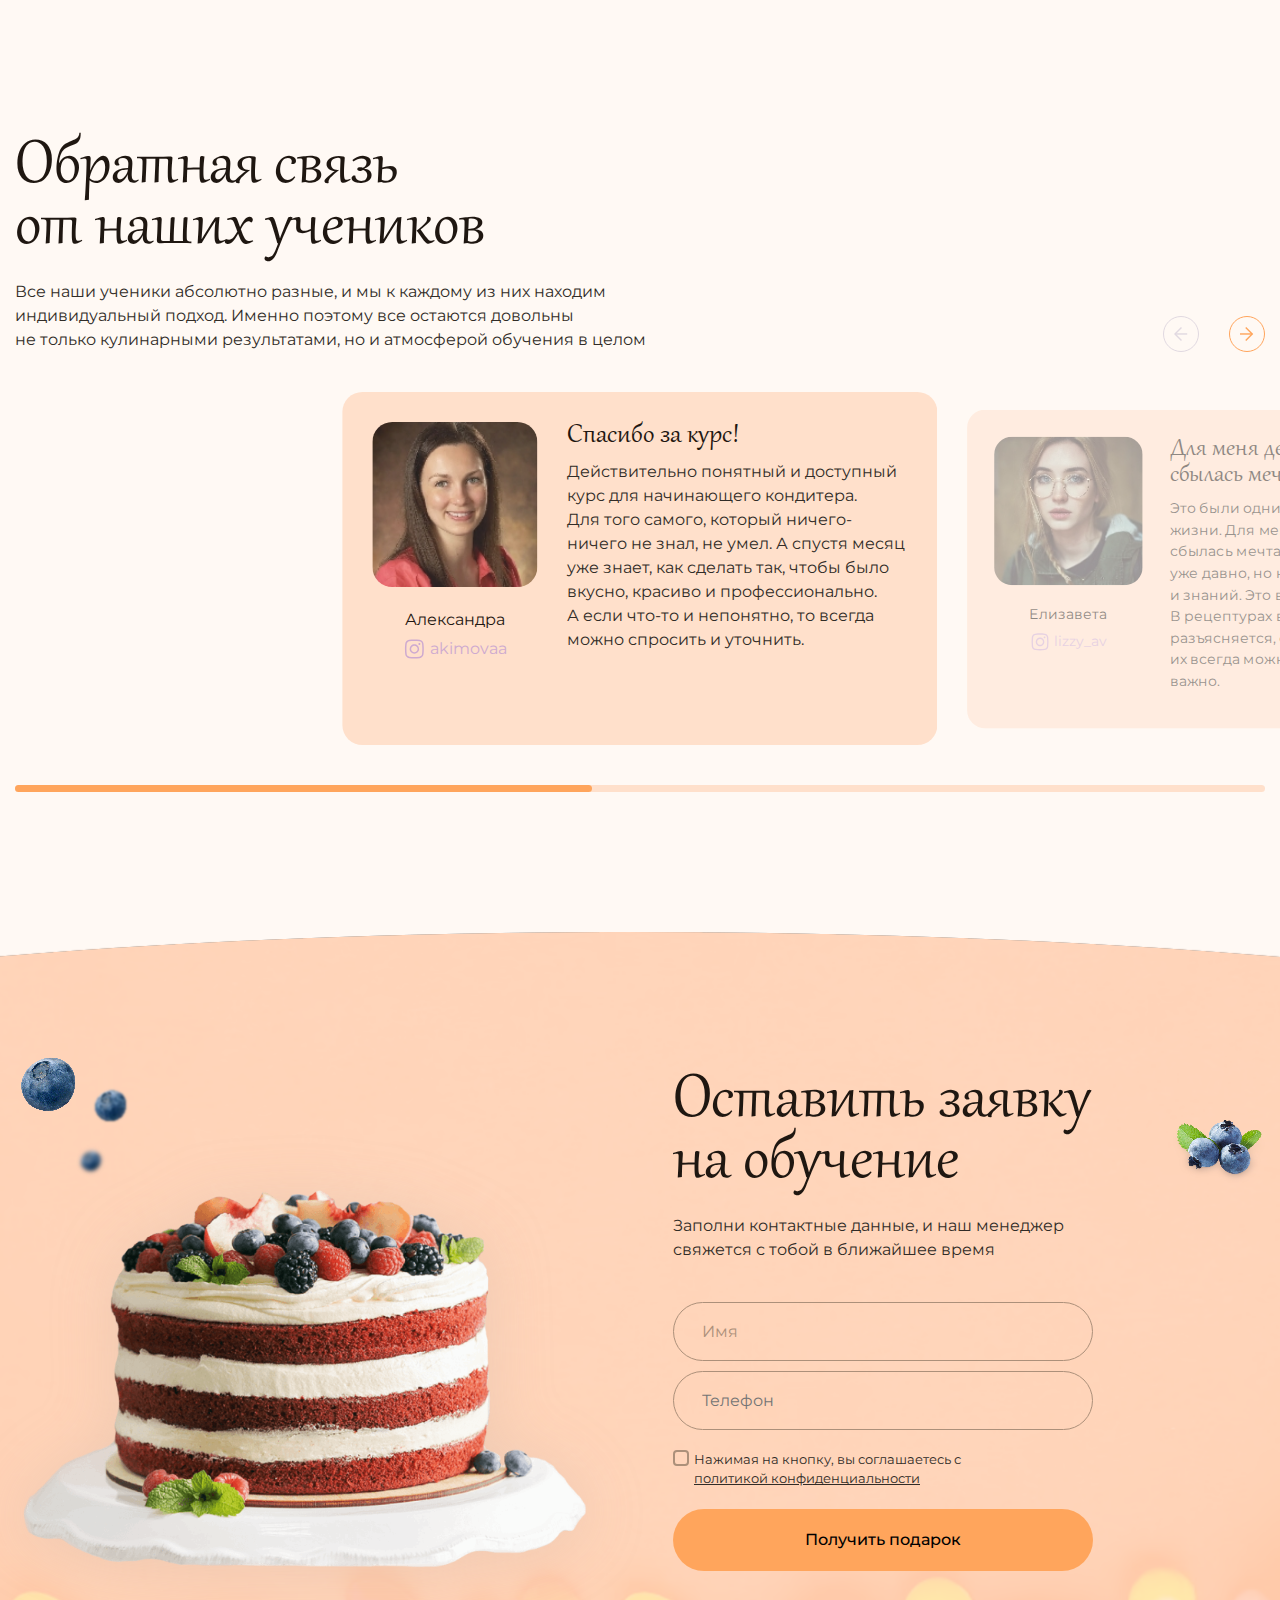
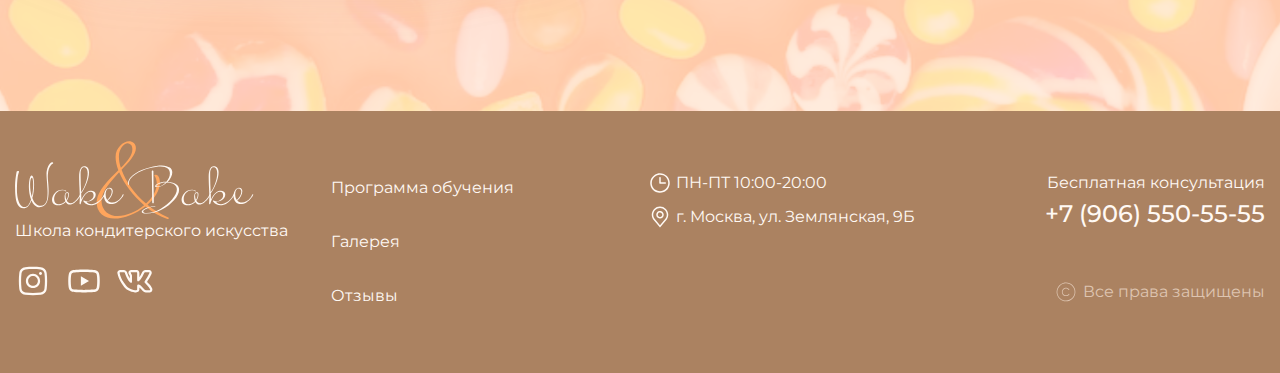
<file: lesson_126/index.html>
<!DOCTYPE html>
<html lang="ru">

<head>
    <meta charset="UTF-8">
    <meta http-equiv="X-UA-Compatible" content="IE=edge">
    <meta name="viewport" content="width=device-width, initial-scale=1.0">
    <title>Document</title>

    <link rel="stylesheet" href="css/swiper-bundle.min.css">
    <link rel="stylesheet" href="css/style.css">
</head>

<body class="body">
    <div class="wrapper">
        <header class="header">
            <div class="header__top">
                <div class="container">
                    <div class="header__top-inner">
                        <a href="/" class="logo">
                            <img src="img/icons/logo/Vector_1.svg" alt="Лого" class="logo">
                        </a>
                        <nav class="nav">
                            <ul class="nav__list">
                                <li class="nav__item">
                                    <a class="nav__link" href="#program">Программа обучения</a>
                                </li>
                                <li class="nav__item">
                                    <a class="nav__link" href="#gallery"> Галерея</a>
                                </li>
                                <li class="nav__item">
                                    <a class="nav__link" href="#testimonials"> Отзывы</a>
                                </li>
                                <li class="nav__item">
                                    <a class="nav__link" href="#contact"> Контакты</a>
                                </li>
                            </ul>
                        </nav>
                        <a class="burger-icon">
                            <span></span>
                        </a>
                    </div>
                </div>
            </div>
            <section class="header__hero hero">
                <div class="container">
                    <div class="hero__inner">
                        <div class="hero__content">
                            <div class="hero__info">
                                <span>Старт</span>
                                <span>26.06.2023</span>
                            </div>
                            <h1 class="hero__title title">
                                Научись печь торты и десерты с нуля
                            </h1>
                            <p class="hero__text">
                                За 8 практических занятий ты получишь новые возможности для самореализации и любимое
                                дело
                            </p>
                            <div class="hero__image-control hero__image-control--mobile">
                                <a class="hero__image-button" data-fslightbox href="media/cake.mp4">
                                    <img src="img/icons/play-icon.svg" alt="">
                                </a>
                                Посмотри, как готовятся наши торты
                            </div>
                            <a href="#contact" class="hero__button button">
                                Записаться на курс
                            </a>
                        </div>
                        <div class="hero__image">
                            <img src="img/content/girl.png" alt="девушка с тортом">
                            <div class="hero__image-control">
                                <a class="hero__image-button" data-fslightbox="video" href="media/cake.mp4">
                                    <img src="img/icons/play-icon.svg" alt="">
                                </a>
                                Посмотри, как готовятся наши торты
                            </div>
                        </div>
                    </div>
                </div>
            </section>
        </header>
        <main class="main">
            <section class="main__about about">
                <div class="container">
                    <div class="about__inner">
                        <div class="about__image">
                            <img src="img/content/girl-2.jpeg" alt="девушка на кухне">
                            <div class="about__image-control">
                                <button class="about__image-button">
                                    <img src="img/icons/gift-icon.svg" alt="">
                                </button>
                                <p class="about__image-text">
                                    Нажми на подарок, чтобы получить наш фирменный рецепт
                                </p>
                            </div>
                        </div>
                        <div class="about__content">
                            <div class="about__heading">
                                <h2 class="about__title title">
                                    Наша школа —
                                </h2>
                                <p class="about__subtitle">
                                    это уютный дом для начинающих кондитеров
                                </p>
                            </div>
                            <p class="about__text">
                                С нами ты погрузишься в удивительный мир кондитерского искусства, получишь новые знания
                                и профессиональные навыки! Обретёшь веру в свои силы, научишься приготовлению
                                разнообразных
                                современных и классических десертов
                            </p>

                        </div>
                        <ul class="about__list">
                            <li class="about__item">
                                <div class="about__item-img">
                                    <img src="img/icons/hat.svg" alt="">
                                </div>
                                <p class="about__item-text">
                                    Живое общение с наставниками и одногруппниками
                                </p>
                            </li>
                            <li class="about__item">
                                <div class="about__item-img">
                                    <img src="img/icons/hat.svg" alt="">
                                </div>
                                <p class="about__item-text">
                                    Предоставление всех необходимых материалов
                                </p>
                            </li>
                            <li class="about__item">
                                <div class="about__item-img">
                                    <img src="img/icons/hat.svg" alt="">
                                </div>
                                <p class="about__item-text">
                                    Небольшие группы дo 6 человек
                                </p>
                            </li>
                            <li class="about__item">
                                <div class="about__item-img">
                                    <img src="img/icons/hat.svg" alt="">
                                </div>
                                <p class="about__item-text">
                                    Большие аудитории для обучения
                                </p>
                            </li>
                        </ul>
                    </div>
                </div>
            </section>
            <section class="program main__program" id="program">
                <div class="container">
                    <h2 class="program__title title">
                        Программа обучения
                    </h2>
                    <div class='program__top'>
                        <p class="program__text">
                            Продолжительность курса — 4 недели
                            <br>
                            Программа обучения состоит из 8 модулей
                            <br>
                            На каждое занятие отводится по 6 часов
                        </p>
                        <ul class="tab-controls">
                            <li class="tab-controls__item">
                                <a href="#tab1" class="tab-controls__link  tab-controls__link--active">
                                    Неделя 1
                                </a>
                            </li>
                            <li class="tab-controls__item">
                                <a href="#tab2" class="tab-controls__link">
                                    Неделя 2
                                </a>
                            </li>
                            <li class="tab-controls__item">
                                <a href="#tab3" class="tab-controls__link">
                                    Неделя 3
                                </a>
                            </li>
                            <li class="tab-controls__item">
                                <a href="#tab4" class="tab-controls__link">
                                    Неделя 4
                                </a>
                            </li>
                        </ul>
                    </div>
                    <div class="program__tab-content tab-content tab-content--show" id="tab1">
                        <ul class="accordion-list">
                            <li class="accordion-list__item">
                                <a class="accordion-list__control">
                                    <h3 class="accordion-list__control-title">
                                        Начало кондитерского пути и создание первого торта
                                    </h3>
                                    <div class="accordion-list__control-icon">
                                        <svg width="13.248535" height="13.967773" viewBox="0 0 13.2485 13.9678" fill="none" xmlns="http://www.w3.org/2000/svg" xmlns:xlink="http://www.w3.org/1999/xlink">
                                            <path  d="M5.25 12.96L11.23 6.98L5.25 1L6.26 0L13.24 6.98L6.26 13.96L5.25 12.96Z" fill="#FFA55C" fill-opacity="1.000000" fill-rule="nonzero" />
                                            <path  d="M12.24 6.26L12.24 7.7L0 7.7L0 6.26L12.24 6.26Z" fill="#FFA55C" fill-opacity="1.000000" fill-rule="nonzero" />
                                        </svg>
                                    </div>
                                </a>
                                <div class="accordion-list__content">
                                    <div class="accordion-content">
                                        <div class="accordion-content__col">
                                            <h6 class="accordion-content__title">
                                                Теория:
                                            </h6>
                                            <ul class="accordion-content__list">
                                                <li class="accordion-content__item">
                                                    <div class="accordion-content__icon">
                                                        <img src="img/icons/hat-mini.svg" alt="">
                                                    </div>
                                                    Организация рабочего места
                                                </li>
                                                <li class="accordion-content__item">
                                                    <div class="accordion-content__icon">
                                                        <img src="img/icons/hat-mini.svg" alt="">
                                                    </div>
                                                    Подготовка необходимого инвентаря
                                                </li>
                                                <li class="accordion-content__item">
                                                    <div class="accordion-content__icon">
                                                        <img src="img/icons/hat-mini.svg" alt="">
                                                    </div>
                                                    Выбор необходимых продуктов
                                                </li>
                                                <li class="accordion-content__item">
                                                    <div class="accordion-content__icon">
                                                        <img src="img/icons/hat-mini.svg" alt="">
                                                    </div>
                                                    Советы по закупке необходимых продуктов и инвентаря
                                                </li>
                                                <li class="accordion-content__item">
                                                    <div class="accordion-content__icon">
                                                        <img src="img/icons/hat-mini.svg" alt="">
                                                    </div>
                                                    Обзор хранения и заготовки сырья
                                                </li>
                                            </ul>
                                        </div>
                                        <div class="accordion-content__col">
                                            <h6 class="accordion-content__title">
                                                Практика:
                                            </h6>
                                            <p class="accordion-content__text">
                                                Испечёшь морковный торт с солёной карамелью
                                            </p>
                                        </div>
                                    </div>
                                </div>
                            </li>
                            <li class="accordion-list__item ">
                                <a class="accordion-list__control">
                                    <h3 class="accordion-list__control-title">
                                        Медовик и капкейки
                                    </h3>
                                    <div class="accordion-list__control-icon">
                                        <svg width="13.248535" height="13.967773" viewBox="0 0 13.2485 13.9678"  fill="none" xmlns="http://www.w3.org/2000/svg"  xmlns:xlink="http://www.w3.org/1999/xlink">
                                            <path  d="M5.25 12.96L11.23 6.98L5.25 1L6.26 0L13.24 6.98L6.26 13.96L5.25 12.96Z" fill="#FFA55C" fill-opacity="1.000000" fill-rule="nonzero" />
                                            <path  d="M12.24 6.26L12.24 7.7L0 7.7L0 6.26L12.24 6.26Z" fill="#FFA55C" fill-opacity="1.000000" fill-rule="nonzero" />
                                        </svg>
                                    </div>
                                </a>
                                <div class="accordion-list__content">
                                    <div class="accordion-content">
                                        <div class="accordion-content__col">
                                            <h6 class="accordion-content__title">
                                                Теория:
                                            </h6>
                                            <ul class="accordion-content__list">
                                                <li class="accordion-content__item">
                                                    <div class="accordion-content__icon">
                                                        <img src="img/icons/hat-mini.svg" alt="">
                                                    </div>
                                                    Приготовление и украшение капкейков
                                                </li>
                                                <li class="accordion-content__item">
                                                    <div class="accordion-content__icon">
                                                        <img src="img/icons/hat-mini.svg" alt="">
                                                    </div>
                                                    Изготовление крема и конфи
                                                </li>
                                                <li class="accordion-content__item">
                                                    <div class="accordion-content__icon">
                                                        <img src="img/icons/hat-mini.svg" alt="">
                                                    </div>
                                                    Приготовление медовых коржей для торта
                                                </li>
                                                <li class="accordion-content__item">
                                                    <div class="accordion-content__icon">
                                                        <img src="img/icons/hat-mini.svg" alt="">
                                                    </div>
                                                    Пропитка коржей и сборка торта
                                                </li>
                                            </ul>
                                        </div>
                                        <div class="accordion-content__col">
                                            <h6 class="accordion-content__title">
                                                Практика:
                                            </h6>
                                            <p class="accordion-content__text">
                                                Испечёшь морковный торт с солёной карамелью
                                            </p>
                                        </div>
                                    </div>
                                </div>
                            </li>
                        </ul>
                    </div>
                    <div class="program__tab-content tab-content" id="tab2">
                        <ul class="accordion-list">
                            <li class="accordion-list__item">
                                <a class="accordion-list__control">
                                    <h3 class="accordion-list__control-title">
                                        Песочное тесто и чизкейк
                                    </h3>
                                    <div class="accordion-list__control-icon">
                                        <svg width="13.248535" height="13.967773" viewBox="0 0 13.2485 13.9678" fill="none" xmlns="http://www.w3.org/2000/svg" xmlns:xlink="http://www.w3.org/1999/xlink">
                                            <path  d="M5.25 12.96L11.23 6.98L5.25 1L6.26 0L13.24 6.98L6.26 13.96L5.25 12.96Z" fill="#FFA55C" fill-opacity="1.000000" fill-rule="nonzero" />
                                            <path  d="M12.24 6.26L12.24 7.7L0 7.7L0 6.26L12.24 6.26Z" fill="#FFA55C" fill-opacity="1.000000" fill-rule="nonzero" />
                                        </svg>
                                    </div>
                                </a>
                                <div class="accordion-list__content">
                                    <div class="accordion-content">
                                        <div class="accordion-content__col">
                                            <h6 class="accordion-content__title">
                                                Теория:
                                            </h6>
                                            <ul class="accordion-content__list">
                                                <li class="accordion-content__item">
                                                    <div class="accordion-content__icon">
                                                        <img src="img/icons/hat-mini.svg" alt="">
                                                    </div>
                                                    Приготовление песочного теста
                                                </li>
                                                <li class="accordion-content__item">
                                                    <div class="accordion-content__icon">
                                                        <img src="img/icons/hat-mini.svg" alt="">
                                                    </div>
                                                    Тонкости в приготовлении меренги
                                                </li>
                                                <li class="accordion-content__item">
                                                    <div class="accordion-content__icon">
                                                        <img src="img/icons/hat-mini.svg" alt="">
                                                    </div>
                                                    Изготовление заварного крема
                                                </li>
                                                <li class="accordion-content__item">
                                                    <div class="accordion-content__icon">
                                                        <img src="img/icons/hat-mini.svg" alt="">
                                                    </div>
                                                    Выпечка тарталеток
                                                </li>
                                                <li class="accordion-content__item">
                                                    <div class="accordion-content__icon">
                                                        <img src="img/icons/hat-mini.svg" alt="">
                                                    </div>
                                                    Приготовление нежного чизкейка
                                                </li>
                                            </ul>
                                        </div>
                                        <div class="accordion-content__col">
                                            <h6 class="accordion-content__title">
                                                Практика:
                                            </h6>
                                            <p class="accordion-content__text">
                                                Испечёшь морковный торт с солёной карамелью
                                            </p>
                                        </div>
                                    </div>
                                </div>
                            </li>
                            <li class="accordion-list__item ">
                                <a class="accordion-list__control">
                                    <h3 class="accordion-list__control-title">
                                        Бисквиты
                                    </h3>
                                    <div class="accordion-list__control-icon">
                                        <svg width="13.248535" height="13.967773" viewBox="0 0 13.2485 13.9678" fill="none" xmlns="http://www.w3.org/2000/svg" xmlns:xlink="http://www.w3.org/1999/xlink">
                                            <path  d="M5.25 12.96L11.23 6.98L5.25 1L6.26 0L13.24 6.98L6.26 13.96L5.25 12.96Z" fill="#FFA55C" fill-opacity="1.000000" fill-rule="nonzero" />
                                            <path  d="M12.24 6.26L12.24 7.7L0 7.7L0 6.26L12.24 6.26Z" fill="#FFA55C" fill-opacity="1.000000" fill-rule="nonzero" />
                                        </svg>
                                    </div>
                                </a>
                                <div class="accordion-list__content">
                                    <div class="accordion-content">
                                        <div class="accordion-content__col">
                                            <h6 class="accordion-content__title">
                                                Теория:
                                            </h6>
                                            <ul class="accordion-content__list">
                                                <li class="accordion-content__item">
                                                    <div class="accordion-content__icon">
                                                        <img src="img/icons/hat-mini.svg" alt="">
                                                    </div>
                                                    Тонкости выпечки бисквитов
                                                </li>
                                                <li class="accordion-content__item">
                                                    <div class="accordion-content__icon">
                                                        <img src="img/icons/hat-mini.svg" alt="">
                                                    </div>
                                                    Приготовление ванильного бисквита
                                                </li>
                                                <li class="accordion-content__item">
                                                    <div class="accordion-content__icon">
                                                        <img src="img/icons/hat-mini.svg" alt="">
                                                    </div>
                                                    Приготовление фисташкового бисквита
                                                </li>
                                                <li class="accordion-content__item">
                                                    <div class="accordion-content__icon">
                                                        <img src="img/icons/hat-mini.svg" alt="">
                                                    </div>
                                                    Приготовление шоколадного бисквита
                                                </li>
                                            </ul>
                                        </div>
                                        <div class="accordion-content__col">
                                            <h6 class="accordion-content__title">
                                                Практика:
                                            </h6>
                                            <p class="accordion-content__text">
                                                Испечёшь морковный торт с солёной карамелью
                                            </p>
                                        </div>
                                    </div>
                                </div>
                            </li>
                        </ul>
                    </div>
                    <div class="program__tab-content tab-content" id="tab3">
                        <ul class="accordion-list">
                            <li class="accordion-list__item">
                                <a class="accordion-list__control">
                                    <h3 class="accordion-list__control-title">
                                        Дрожжевое тесто
                                    </h3>
                                    <div class="accordion-list__control-icon">
                                        <svg width="13.248535" height="13.967773" viewBox="0 0 13.2485 13.9678" fill="none" xmlns="http://www.w3.org/2000/svg" xmlns:xlink="http://www.w3.org/1999/xlink">
                                            <path  d="M5.25 12.96L11.23 6.98L5.25 1L6.26 0L13.24 6.98L6.26 13.96L5.25 12.96Z" fill="#FFA55C" fill-opacity="1.000000" fill-rule="nonzero" />
                                            <path  d="M12.24 6.26L12.24 7.7L0 7.7L0 6.26L12.24 6.26Z" fill="#FFA55C" fill-opacity="1.000000" fill-rule="nonzero" />
                                        </svg>
                                    </div>
                                </a>
                                <div class="accordion-list__content">
                                    <div class="accordion-content">
                                        <div class="accordion-content__col">
                                            <h6 class="accordion-content__title">
                                                Теория:
                                            </h6>
                                            <ul class="accordion-content__list">
                                                <li class="accordion-content__item">
                                                    <div class="accordion-content__icon">
                                                        <img src="img/icons/hat-mini.svg" alt="">
                                                    </div>
                                                    Технология приготовления дрожжевого теста: тонкости и советы
                                                </li>
                                                <li class="accordion-content__item">
                                                    <div class="accordion-content__icon">
                                                        <img src="img/icons/hat-mini.svg" alt="">
                                                    </div>
                                                    Приготовление песочного теста
                                                </li>
                                                <li class="accordion-content__item">
                                                    <div class="accordion-content__icon">
                                                        <img src="img/icons/hat-mini.svg" alt="">
                                                    </div>
                                                    Рецептурные нюансы
                                                </li>
                                            </ul>
                                        </div>
                                        <div class="accordion-content__col">
                                            <h6 class="accordion-content__title">
                                                Практика:
                                            </h6>
                                            <p class="accordion-content__text">
                                                Испечёшь морковный торт с солёной карамелью
                                            </p>
                                        </div>
                                    </div>
                                </div>
                            </li>
                            <li class="accordion-list__item ">
                                <a class="accordion-list__control">
                                    <h3 class="accordion-list__control-title">
                                        Работа с кремами
                                    </h3>
                                    <div class="accordion-list__control-icon">
                                        <svg width="13.248535" height="13.967773" viewBox="0 0 13.2485 13.9678" fill="none" xmlns="http://www.w3.org/2000/svg" xmlns:xlink="http://www.w3.org/1999/xlink">
                                            <path  d="M5.25 12.96L11.23 6.98L5.25 1L6.26 0L13.24 6.98L6.26 13.96L5.25 12.96Z" fill="#FFA55C" fill-opacity="1.000000" fill-rule="nonzero" />
                                            <path  d="M12.24 6.26L12.24 7.7L0 7.7L0 6.26L12.24 6.26Z" fill="#FFA55C" fill-opacity="1.000000" fill-rule="nonzero" />
                                        </svg>
                                    </div>
                                </a>
                                <div class="accordion-list__content">
                                    <div class="accordion-content">
                                        <div class="accordion-content__col">
                                            <h6 class="accordion-content__title">
                                                Теория:
                                            </h6>
                                            <ul class="accordion-content__list">
                                                <li class="accordion-content__item">
                                                    <div class="accordion-content__icon">
                                                        <img src="img/icons/hat-mini.svg" alt="">
                                                    </div>
                                                    Приготовление кремов: ганаши, кремю
                                                </li>
                                                <li class="accordion-content__item">
                                                    <div class="accordion-content__icon">
                                                        <img src="img/icons/hat-mini.svg" alt="">
                                                    </div>
                                                    Создание заварного теста
                                                </li>
                                                <li class="accordion-content__item">
                                                    <div class="accordion-content__icon">
                                                        <img src="img/icons/hat-mini.svg" alt="">
                                                    </div>
                                                    Приготовление профитролей и нескольких видов кремов
                                                </li>
                                            </ul>
                                        </div>
                                        <div class="accordion-content__col">
                                            <h6 class="accordion-content__title">
                                                Практика:
                                            </h6>
                                            <p class="accordion-content__text">
                                                Испечёшь морковный торт с солёной карамелью
                                            </p>
                                        </div>
                                    </div>
                                </div>
                            </li>
                        </ul>
                    </div>
                    <div class="program__tab-content tab-content" id="tab4">
                        <ul class="accordion-list">
                            <li class="accordion-list__item">
                                <a class="accordion-list__control">
                                    <h3 class="accordion-list__control-title">
                                        Mille-feuille, или Наполеон
                                    </h3>
                                    <div class="accordion-list__control-icon">
                                        <svg width="13.248535" height="13.967773" viewBox="0 0 13.2485 13.9678" fill="none" xmlns="http://www.w3.org/2000/svg" xmlns:xlink="http://www.w3.org/1999/xlink">
                                            <path  d="M5.25 12.96L11.23 6.98L5.25 1L6.26 0L13.24 6.98L6.26 13.96L5.25 12.96Z" fill="#FFA55C" fill-opacity="1.000000" fill-rule="nonzero" />
                                            <path  d="M12.24 6.26L12.24 7.7L0 7.7L0 6.26L12.24 6.26Z" fill="#FFA55C" fill-opacity="1.000000" fill-rule="nonzero" />
                                        </svg>
                                    </div>
                                </a>
                                <div class="accordion-list__content">
                                    <div class="accordion-content">
                                        <div class="accordion-content__col">
                                            <h6 class="accordion-content__title">
                                                Теория:
                                            </h6>
                                            <ul class="accordion-content__list">
                                                <li class="accordion-content__item">
                                                    <div class="accordion-content__icon">
                                                        <img src="img/icons/hat-mini.svg" alt="">
                                                    </div>
                                                    Приготовление слоёного теста
                                                </li>
                                                <li class="accordion-content__item">
                                                    <div class="accordion-content__icon">
                                                        <img src="img/icons/hat-mini.svg" alt="">
                                                    </div>
                                                    Рецептура и создание крема дипломат
                                                </li>
                                                <li class="accordion-content__item">
                                                    <div class="accordion-content__icon">
                                                        <img src="img/icons/hat-mini.svg" alt="">
                                                    </div>
                                                    Приготовление французского морковного десерта
                                                </li>
                                            </ul>
                                        </div>
                                        <div class="accordion-content__col">
                                            <h6 class="accordion-content__title">
                                                Практика:
                                            </h6>
                                            <p class="accordion-content__text">
                                                Испечёте торт «Наполеон» и приготовите необычный морковный десерт
                                            </p>
                                        </div>
                                    </div>
                                </div>
                            </li>
                            <li class="accordion-list__item ">
                                <a class="accordion-list__control">
                                    <h3 class="accordion-list__control-title">
                                        Завершение курса
                                    </h3>
                                    <div class="accordion-list__control-icon">
                                        <svg width="13.248535" height="13.967773" viewBox="0 0 13.2485 13.9678" fill="none" xmlns="http://www.w3.org/2000/svg" xmlns:xlink="http://www.w3.org/1999/xlink">
                                            <path  d="M5.25 12.96L11.23 6.98L5.25 1L6.26 0L13.24 6.98L6.26 13.96L5.25 12.96Z" fill="#FFA55C" fill-opacity="1.000000" fill-rule="nonzero" />
                                            <path  d="M12.24 6.26L12.24 7.7L0 7.7L0 6.26L12.24 6.26Z" fill="#FFA55C" fill-opacity="1.000000" fill-rule="nonzero" />
                                        </svg>
                                    </div>
                                </a>
                                <div class="accordion-list__content">
                                    <div class="accordion-content">
                                        <div class="accordion-content__col">
                                            <h6 class="accordion-content__title">
                                                Теория:
                                            </h6>
                                            <ul class="accordion-content__list">
                                                <li class="accordion-content__item">
                                                    <div class="accordion-content__icon">
                                                        <img src="img/icons/hat-mini.svg" alt="">
                                                    </div>
                                                    Работа кондитера на заказ
                                                </li>
                                                <li class="accordion-content__item">
                                                    <div class="accordion-content__icon">
                                                        <img src="img/icons/hat-mini.svg" alt="">
                                                    </div>
                                                    Применение знаний о технологии выпечки к другим рецептам
                                                </li>
                                                <li class="accordion-content__item">
                                                    <div class="accordion-content__icon">
                                                        <img src="img/icons/hat-mini.svg" alt="">
                                                    </div>
                                                    Разработка собственных рецептов
                                                </li>
                                            </ul>
                                        </div>
                                        <div class="accordion-content__col">
                                            <h6 class="accordion-content__title">
                                                Практика:
                                            </h6>
                                            <p class="accordion-content__text">
                                                Самостоятельно, без наставника испечёте торт на ваш выбор
                                            </p>
                                        </div>
                                    </div>
                                </div>
                            </li>
                        </ul>
                    </div>
                    <div class="program__bottom">
                        <div class="program__action">
                            <div class="program__discount">
                                Успей получить скидку
                                <div class="program__discount-value">
                                    -30%
                                </div>
                                <span>до 1 июня</span>
                            </div>
                            <div class="program__price">
                                <div class="program__price-text">
                                    Стоимость курса без скидки
                                </div>
                                <div class="program__price-value">
                                    32 000 руб.
                                </div>
                            </div>
                            <div class="program__price">
                                <div class="program__price-text">
                                    Стоимость курса без скидки
                                </div>
                                <div class="program__price-value program__price-value--big">
                                    22 400 руб.
                                </div>
                            </div>
                            <a href="#contact" class="program__button button">Оставить заявку</a>
                        </div>
                        <div class="program__image">
                            <img src="img/decor/cake.png" alt="">
                        </div>
                    </div>
                </div>
            </section>
            <section class="main__gallery gallery" id="gallery">
                <div class="container">
                    <div class="gallery__inner">
                        <div class="gallery__image">
                            <img src="img/decor/cupcake-2.png" alt="cupcakes">
                        </div>
                        <div class="gallery__content">
                            <div class="gallery__info">
                                <h2 class="gallery__title title">
                                    Фотогалерея
                                </h2>
                                <p class="gallery__text">
                                    Для комфортного обучения сделаны просторные аудитории, где предоставляется
                                    всё необходимое оборудование. Здесь наши ученики создают кулинарные шедевры
                                    под присмотром опытных наставников
                                </p>
                            </div>
                            <div class="gallery__nav">
                                <button class="gallery__prev" type="button">
                                    <svg width="13.248291" height="13.967773" viewBox="0 0 13.2483 13.9678" fill="none" xmlns="http://www.w3.org/2000/svg" xmlns:xlink="http://www.w3.org/1999/xlink">
                                        <desc>
                                            Created with Pixso.
                                        </desc>
                                        <defs />
                                        <path  d="M7.99 1L2.01 6.98L7.99 12.96L6.98 13.96L0 6.98L6.98 0L7.99 1Z" fill="#FFA55C" fill-opacity="1.000000" fill-rule="nonzero" />
                                        <path  d="M1 7.7L1 6.26L13.24 6.26L13.24 7.7L1 7.7Z" fill="#FFA55C" fill-opacity="1.000000" fill-rule="nonzero" />
                                    </svg>
                                </button>
                                <div class="gallery__pagination"></div>
                                <button class="gallery__next" type="button">
                                    <svg width="13.248535" height="13.967773" viewBox="0 0 13.2485 13.9678" fill="none" xmlns="http://www.w3.org/2000/svg" xmlns:xlink="http://www.w3.org/1999/xlink">
                                        <path  d="M5.25 12.96L11.23 6.98L5.25 1L6.26 0L13.24 6.98L6.26 13.96L5.25 12.96Z" fill="#FFA55C" fill-opacity="1.000000" fill-rule="nonzero" />
                                        <path  d="M12.24 6.26L12.24 7.7L0 7.7L0 6.26L12.24 6.26Z" fill="#FFA55C" fill-opacity="1.000000" fill-rule="nonzero" />
                                    </svg>
                                </button>
                            </div>
                        </div>
                    </div>
                    <!-- Slider main container -->
                    <div class="gallery__slider swiper">

                        <div class="gallery__wrapper swiper-wrapper">

                            <a data-fslightbox="gallery" class="gallery__slide swiper-slide"
                                href="img/content/gallery/1.jpeg">
                                <img src="img/content/gallery/1.jpeg" alt="">
                            </a>
                            <a data-fslightbox="gallery" class="gallery__slide swiper-slide"
                                href="img/content/gallery/2.jpeg">
                                <img src="img/content/gallery/2.jpeg" alt="">
                            </a>
                            <a data-fslightbox="gallery" class="gallery__slide swiper-slide"
                                href="img/content/gallery/3.jpeg">
                                <img src="img/content/gallery/3.jpeg" alt="">
                            </a>
                            <a data-fslightbox="gallery" class="gallery__slide swiper-slide"
                                href="img/content/gallery/4.jpeg">
                                <img src="img/content/gallery/4.jpeg" alt="">
                            </a>
                            <a data-fslightbox="gallery" class="gallery__slide swiper-slide"
                                href="img/content/gallery/1.jpeg">
                                <img src="img/content/gallery/1.jpeg" alt="">
                            </a>
                            <a data-fslightbox="gallery" class="gallery__slide swiper-slide"
                                href="img/content/gallery/2.jpeg">
                                <img src="img/content/gallery/2.jpeg" alt="">
                            </a>
                            <a data-fslightbox="gallery" class="gallery__slide swiper-slide"
                                href="img/content/gallery/3.jpeg">
                                <img src="img/content/gallery/3.jpeg" alt="">
                            </a>
                            <a data-fslightbox="gallery" class="gallery__slide swiper-slide"
                                href="img/content/gallery/4.jpeg">
                                <img src="img/content/gallery/4.jpeg" alt="">
                            </a>

                        </div>
                    </div>
                </div>
            </section>
            <section class="main__testimonials testimonials" id="testimonials">
                <div class="container">
                    <div class="testimonials__inner">
                        <div class="testimonials__info">
                            <h2 class="testimonials__title title">
                                Обратная связь от наших учеников
                            </h2>
                            <p class="testimonials__text">
                                Все наши ученики абсолютно разные, и мы к каждому из них находим индивидуальный
                                подход. Именно поэтому все остаются довольны не только кулинарными результатами,
                                но и атмосферой обучения в целом
                            </p>
                        </div>
                        <div class="testimonials__nav">
                            <button class="testimonials__prev" type="button">
                                <svg width="13.248291" height="13.967773" viewBox="0 0 13.2483 13.9678" fill="none" xmlns="http://www.w3.org/2000/svg" xmlns:xlink="http://www.w3.org/1999/xlink">
                                    <defs />
                                    <path  d="M7.99 1L2.01 6.98L7.99 12.96L6.98 13.96L0 6.98L6.98 0L7.99 1Z " fill="#FFA55C" fill-opacity="1.000000" fill-rule="nonzero" />
                                    <path  d="M1 7.7L1 6.26L13.24 6.26L13.24 7.7L1 7.7Z" fill="#FFA55C" fill-opacity="1.000000" fill-rule="nonzero" />
                                </svg>
                            </button>
                            <button class="testimonials__next" type="button">
                                <svg width="13.248535" height="13.967773" viewBox="0 0 13.2485 13.9678" fill="none" xmlns="http://www.w3.org/2000/svg" xmlns:xlink="http://www.w3.org/1999/xlink">
                                    <path d="M5.25 12.96L11.23 6.98L5.25 1L6.26 0L13.24 6.98L6.26 13.96L5.25 12.96Z" fill="#FFA55C" fill-opacity="1.000000" fill-rule="nonzero" />
                                    <path  d="M12.24 6.26L12.24 7.7L0 7.7L0 6.26L12.24 6.26Z" fill="#FFA55C" fill-opacity="1.000000" fill-rule="nonzero" />
                                </svg>
                            </button>
                        </div>
                    </div>
                    <div class="testimonials__slider swiper">
                        <div class="testimonials__wrapper swiper-wrapper">
                            <div class="testimonials__slide swiper-slide">
                                <div class="testimonials__student">
                                    <div class="testimonials__student-img">
                                        <img src="img/content/testimonials/1.jpeg" alt="">
                                    </div>
                                    <div class="testimonials__student-name">
                                        Александра
                                    </div>
                                    <div class="testimonials__student-inst">
                                        <img src="img/icons/socials/instagram2.svg" alt="">
                                        akimovaa
                                    </div>
                                </div>
                                <blockquote class="testimonials__quote">
                                    <span>
                                        Спасибо за курс!
                                    </span>
                                    Действительно понятный и доступный курс для начинающего кондитера. Для того самого,
                                    который ничего-ничего не знал, не умел. А спустя месяц уже знает, как сделать так,
                                    чтобы было вкусно, красиво и профессионально. А если что-то и непонятно, то всегда
                                    можно спросить и уточнить.
                                </blockquote>
                            </div>
                            <div class="testimonials__slide swiper-slide">
                                <div class="testimonials__student">
                                    <div class="testimonials__student-img">
                                        <img src="img/content/testimonials/2.jpeg" alt="">
                                    </div>
                                    <div class="testimonials__student-name">
                                        Елизавета
                                    </div>
                                    <div class="testimonials__student-inst">
                                        <img src="img/icons/socials/instagram2.svg" alt="">
                                        lizzy_av
                                    </div>
                                </div>
                                <blockquote class="testimonials__quote">
                                    <span>
                                        Для меня действительно сбылась мечта!
                                    </span>
                                    Это были одни из лучших месяцев моей жизни. Для меня действительно сбылась мечта,
                                    к которой я шла уже давно, но не хватало опыта и знаний. Это все дала мне ваша
                                    школа.
                                    В рецептурах все довольно понятно разъясняется, если есть вопросы, их всегда можно
                                    задать, что не мало важно.
                                </blockquote>
                            </div>
                            <div class="testimonials__slide swiper-slide">
                                <div class="testimonials__student">
                                    <div class="testimonials__student-img">
                                        <img src="img/content/testimonials/3.jpeg" alt="">
                                    </div>
                                    <div class="testimonials__student-name">
                                        игорь
                                    </div>
                                    <div class="testimonials__student-inst">
                                        <img src="img/icons/socials/instagram2.svg" alt="">
                                        igor_sverlovskii
                                    </div>
                                </div>
                                <blockquote class="testimonials__quote">
                                    <span>
                                        Здесь я узнал много чего нового!
                                    </span>
                                    Спасибо большое Wake & Bake за такой курс! Здесь я узнал много чего нового для меня!
                                    Курс очень хороший, захватывает самые актуальные темы для кондитера! Мне понравилось
                                    что всегда была поддержка не только со стороны куратора
                                    но и таких же учеников-кондитеров как и я. Мне прям аж будет не хватать всего этого.
                                </blockquote>
                            </div>
                            <div class="testimonials__slide swiper-slide">
                                <div class="testimonials__student">
                                    <div class="testimonials__student-img">
                                        <img src="img/content/testimonials/1.jpeg" alt="">
                                    </div>
                                    <div class="testimonials__student-name">
                                        Александра
                                    </div>
                                    <div class="testimonials__student-inst">
                                        <img src="img/icons/socials/instagram2.svg" alt="">
                                        lizzy_av
                                    </div>
                                </div>
                                <blockquote class="testimonials__quote">
                                    <span>
                                        Для меня действительно сбылась мечта!
                                    </span>
                                    Это были одни из лучших месяцев моей жизни. Для меня действительно сбылась мечта,
                                    к которой я шла уже давно, но не хватало опыта и знаний. Это все дала мне ваша
                                    школа.
                                    В рецептурах все довольно понятно разъясняется, если есть вопросы, их всегда можно
                                    задать, что не мало важно.
                                </blockquote>
                            </div>

                        </div>
                        <div class="testimonials__scrollbar swiper-scrollbar"></div>
                    </div>
                </div>

            </section>
            <section class="main__contact contact" id="contact">
                <div class="container">
                    <div class="contact__inner">
                        <div class="contact__img">
                            <img src="img/decor/cake-2.png" alt="">
                        </div>
                        <div class="contact__body">
                            <h2 class="contact__title title">
                                Оставить заявку на обучение
                            </h2>
                            <p class="contact__text">
                                Заполни контактные данные, и наш менеджер свяжется с тобой в ближайшее время
                            </p>
                            <form class="contact__form">
                                <label class="contact__label fields">
                                    <input type="text" placeholder="Имя" class="contact__fields-input fields__input">
                                    <span>Введите Имя</span>
                                </label>
                                <input class="contact__input" type="tel" placeholder="Телефон">
                                <label class="contact__check-label">
                                    <input class="contact__checkbox" type="checkbox">
                                    <span>
                                        Нажимая на кнопку, вы соглашаетесь с<a href="#" target="_blank"> политикой конфиденциальности</a>
                                    </span>
                                </label>
                                <button type="submit" class="button">Получить подарок</button>
                            </form>
                        </div>
                    </div>
                </div>
            </section>
        </main>
        <footer class="footer">
            <div class="container">
                <div class="footer__inner">
                    <div class="footer__col">
                        <a href="#" class="footer__logo">
                            <img src="img/icons/logo/Vector_3.svg" alt="">
                        </a>
                        <p class="footer__logo-text">
                            Школа кондитерского искусства
                        </p>
                        <address class="socials">
                            <ul class="socials__list">
                                <li class="socials__item">
                                    <a class="socials__link" href="#">
                                        <svg width="36.000000" height="36.000000" viewBox="0 0 36 36" fill="none" xmlns="http://www.w3.org/2000/svg" xmlns:xlink="http://www.w3.org/1999/xlink">
                                            <defs>
                                                <clipPath id="clip60_605">
                                                    <rect  width="36.000000" height="36.000000" fill="white" fill-opacity="0" />
                                                </clipPath>
                                            </defs>
                                            <rect  width="36.000000" height="36.000000" fill="#FFFFFF" fill-opacity="0" />
                                            <g clip-path="url(#clip60_605)">
                                                <path  d="M24 10.5C24 10.1 24.15 9.72 24.43 9.43C24.72 9.15 25.1 9 25.5 9C25.89 9 26.27 9.15 26.56 9.43C26.84 9.72 27 10.1 27 10.5C27 10.89 26.84 11.27 26.56 11.56C26.27 11.84 25.89 12 25.5 12C25.1 12 24.72 11.84 24.43 11.56C24.15 11.27 24 10.89 24 10.5Z" fill="#FFF9F4" fill-opacity="1.000000" fill-rule="nonzero" />
                                                <path  d="M18 10.87C16.11 10.87 14.29 11.62 12.96 12.96C11.62 14.29 10.87 16.11 10.87 18C10.87 19.88 11.62 21.7 12.96 23.03C14.29 24.37 16.11 25.12 18 25.12C19.88 25.12 21.7 24.37 23.03 23.03C24.37 21.7 25.12 19.88 25.12 18C25.12 16.11 24.37 14.29 23.03 12.96C21.7 11.62 19.88 10.87 18 10.87ZM13.12 18C13.12 16.7 13.63 15.46 14.55 14.55C15.46 13.63 16.7 13.12 18 13.12C19.29 13.12 20.53 13.63 21.44 14.55C22.36 15.46 22.87 16.7 22.87 18C22.87 19.29 22.36 20.53 21.44 21.44C20.53 22.36 19.29 22.87 18 22.87C16.7 22.87 15.46 22.36 14.55 21.44C13.63 20.53 13.12 19.29 13.12 18Z" fill="#FFF9F4" fill-opacity="1.000000" fill-rule="evenodd" />
                                                <path  d="M25.88 4.24C20.64 3.66 15.35 3.66 10.11 4.24C7.09 4.58 4.65 6.96 4.3 9.99C3.68 15.31 3.68 20.68 4.3 26C4.65 29.03 7.09 31.41 10.11 31.74C15.35 32.33 20.64 32.33 25.88 31.74C28.9 31.41 31.34 29.03 31.69 26C32.31 20.68 32.31 15.31 31.69 9.99C31.34 6.96 28.9 4.58 25.88 4.24ZM10.36 6.48C15.43 5.92 20.56 5.92 25.63 6.48C27.63 6.7 29.23 8.28 29.46 10.25C30.06 15.4 30.06 20.59 29.46 25.73C29.34 26.7 28.89 27.6 28.2 28.29C27.51 28.97 26.6 29.4 25.63 29.51C20.56 30.07 15.43 30.07 10.36 29.51C9.39 29.4 8.48 28.97 7.79 28.29C7.1 27.6 6.65 26.7 6.53 25.73C5.93 20.59 5.93 15.4 6.53 10.25C6.65 9.29 7.1 8.39 7.79 7.7C8.48 7.02 9.39 6.59 10.36 6.48Z" fill="#FFF9F4" fill-opacity="1.000000" fill-rule="evenodd" />
                                            </g>
                                        </svg>
                                    </a>
                                </li>
                                <li class="socials__item">
                                    <a class="socials__link" href="#">
                                        <svg width="36.000000" height="36.000000" viewBox="0 0 36 36" fill="none" xmlns="http://www.w3.org/2000/svg" xmlns:xlink="http://www.w3.org/1999/xlink">
                                            <desc>
                                                Created with Pixso.
                                            </desc>
                                            <defs>
                                                <clipPath id="clip60_609">
                                                    <rect  width="36.000000" height="36.000000" fill="white" fill-opacity="0" />
                                                </clipPath>
                                            </defs>
                                            <rect  width="36.000000" height="36.000000" fill="#FFFFFF" fill-opacity="0" />
                                            <g clip-path="url(#clip60_609)">
                                                <path  d="M33.75 17.9C33.75 17.82 33.75 17.73 33.74 17.63C33.74 17.34 33.73 17.03 33.72 16.68C33.7 15.7 33.65 14.73 33.57 13.8C33.46 12.54 33.31 11.48 33.1 10.68C32.88 9.85 32.44 9.1 31.83 8.49C31.23 7.88 30.47 7.44 29.64 7.22C28.65 6.95 26.7 6.79 23.96 6.69C22.65 6.64 21.26 6.6 19.86 6.59C19.37 6.58 18.92 6.58 18.51 6.57L17.48 6.57C17.07 6.58 16.62 6.58 16.13 6.59C14.73 6.6 13.34 6.64 12.03 6.69C9.29 6.79 7.34 6.96 6.35 7.22C5.52 7.44 4.76 7.88 4.16 8.49C3.55 9.1 3.11 9.85 2.89 10.68C2.68 11.48 2.53 12.54 2.42 13.8C2.34 14.73 2.29 15.7 2.27 16.68C2.26 17.03 2.25 17.34 2.25 17.63C2.25 17.73 2.25 17.82 2.25 17.9L2.25 18.09C2.25 18.17 2.25 18.26 2.25 18.36C2.25 18.65 2.26 18.97 2.27 19.31C2.29 20.29 2.34 21.26 2.42 22.19C2.53 23.46 2.68 24.51 2.89 25.31C3.34 26.99 4.66 28.32 6.35 28.77C7.34 29.04 9.29 29.2 12.03 29.31C13.34 29.35 14.73 29.39 16.13 29.4C16.62 29.41 17.07 29.41 17.48 29.42L18.51 29.42C18.92 29.41 19.37 29.41 19.86 29.4C21.26 29.39 22.65 29.35 23.96 29.31C26.7 29.2 28.65 29.03 29.64 28.77C31.33 28.32 32.65 27 33.1 25.31C33.31 24.51 33.46 23.46 33.57 22.19C33.65 21.26 33.7 20.29 33.72 19.31C33.73 18.97 33.74 18.65 33.74 18.36C33.74 18.26 33.75 18.17 33.75 18.09L33.75 17.9ZM31.21 18.08C31.21 18.15 31.21 18.23 31.21 18.33C31.21 18.6 31.2 18.91 31.19 19.23C31.17 20.17 31.12 21.1 31.05 21.97C30.95 23.1 30.82 24.03 30.65 24.65C30.43 25.47 29.79 26.11 28.98 26.32C28.25 26.52 26.39 26.68 23.86 26.77C22.58 26.82 21.2 26.85 19.83 26.87C19.35 26.88 18.9 26.88 18.5 26.88L17.49 26.88L16.16 26.87C14.79 26.85 13.41 26.82 12.13 26.77C9.6 26.68 7.74 26.52 7.01 26.32C6.2 26.11 5.56 25.47 5.34 24.65C5.17 24.03 5.04 23.1 4.94 21.97C4.87 21.1 4.83 20.17 4.8 19.23C4.79 18.91 4.78 18.6 4.78 18.33C4.78 18.23 4.78 18.15 4.78 18.08L4.78 17.91C4.78 17.84 4.78 17.76 4.78 17.66C4.78 17.39 4.79 17.08 4.8 16.76C4.82 15.82 4.87 14.89 4.94 14.02C5.04 12.89 5.17 11.96 5.34 11.34C5.56 10.52 6.2 9.88 7.01 9.67C7.74 9.47 9.6 9.31 12.13 9.22C13.41 9.17 14.79 9.14 16.16 9.12C16.64 9.11 17.09 9.11 17.49 9.11L18.5 9.11L19.83 9.12C21.2 9.14 22.58 9.17 23.86 9.22C26.39 9.32 28.25 9.47 28.98 9.67C29.79 9.88 30.43 10.52 30.65 11.34C30.82 11.96 30.95 12.89 31.05 14.02C31.12 14.89 31.16 15.82 31.19 16.76C31.2 17.08 31.21 17.39 31.21 17.66C31.21 17.76 31.21 17.84 31.21 17.91L31.21 18.08ZM14.87 22.71L23.02 17.96L14.87 13.28L14.87 22.71Z" fill="#FFF9F4" fill-opacity="1.000000" fill-rule="nonzero" />
                                            </g>
                                        </svg>
                                    </a>
                                </li>
                                <li class="socials__item">
                                    <a class="socials__link" href="#">
                                        <svg width="36.000000" height="36.000000" viewBox="0 0 36 36" fill="none" xmlns="http://www.w3.org/2000/svg" xmlns:xlink="http://www.w3.org/1999/xlink">
                                            <desc>
                                                Created with Pixso.
                                            </desc>
                                            <defs>
                                                <clipPath id="clip60_614">
                                                    <rect  width="36.000000" height="36.000000" fill="white" fill-opacity="0" />
                                                </clipPath>
                                            </defs>
                                            <rect  width="36.000000" height="36.000000" fill="#FFFFFF" fill-opacity="0" />
                                            <g clip-path="url(#clip60_614)">
                                                <path  d="M35.1 25.29C34.29 23.65 33.21 22.15 31.92 20.85C31.49 20.36 31.03 19.89 30.56 19.44L30.5 19.38C30.33 19.21 30.16 19.04 29.98 18.86C31.75 16.41 33.27 13.77 34.5 11.01L34.55 10.9L34.58 10.78C34.75 10.24 34.93 9.2 34.27 8.26C33.59 7.3 32.5 7.12 31.76 7.12L28.39 7.12C27.69 7.09 26.99 7.28 26.4 7.67C25.81 8.06 25.36 8.63 25.11 9.29C24.38 11.01 23.47 12.66 22.4 14.19L22.4 10.24C22.4 9.73 22.35 8.88 21.8 8.16C21.15 7.3 20.2 7.12 19.54 7.12L14.2 7.12C13.5 7.11 12.82 7.36 12.3 7.83C11.79 8.3 11.47 8.95 11.42 9.65L11.42 9.71L11.42 9.78C11.42 10.51 11.7 11.05 11.93 11.38C12.04 11.54 12.15 11.67 12.22 11.76L12.23 11.78C12.31 11.87 12.36 11.94 12.41 12C12.54 12.18 12.73 12.46 12.78 13.17L12.78 15.38C11.71 13.58 10.83 11.67 10.15 9.69L10.14 9.66L10.13 9.62C9.95 9.15 9.65 8.45 9.07 7.92C8.38 7.3 7.57 7.12 6.84 7.12L3.42 7.12C2.67 7.12 1.77 7.3 1.1 8C0.44 8.7 0.37 9.54 0.37 9.98L0.37 10.18L0.41 10.37C1.36 14.77 3.31 18.89 6.11 22.4C7.4 24.42 9.13 26.11 11.19 27.34C13.25 28.56 15.57 29.28 17.95 29.44L18.01 29.44L18.08 29.44C19.17 29.44 20.3 29.35 21.16 28.78C22.31 28.01 22.4 26.84 22.4 26.25L22.4 24.54C22.69 24.78 23.06 25.1 23.51 25.53C24.05 26.08 24.48 26.55 24.85 26.96L25.05 27.18C25.34 27.5 25.62 27.82 25.88 28.08C26.2 28.4 26.61 28.76 27.11 29.02C27.65 29.31 28.22 29.44 28.83 29.44L32.25 29.44C32.97 29.44 34 29.27 34.73 28.43C35.52 27.51 35.46 26.38 35.22 25.57L35.17 25.43L35.1 25.29ZM26.52 25.45C26.06 24.93 25.58 24.42 25.09 23.93L25.08 23.93C23.05 21.96 22.1 21.62 21.43 21.62C21.07 21.62 20.67 21.66 20.42 21.98C20.3 22.14 20.22 22.32 20.2 22.51C20.16 22.73 20.14 22.95 20.15 23.17L20.15 26.25C20.15 26.63 20.08 26.79 19.91 26.91C19.67 27.07 19.17 27.19 18.09 27.19C16.04 27.05 14.06 26.43 12.3 25.37C10.53 24.32 9.05 22.86 7.96 21.12L7.95 21.1L7.94 21.08C5.32 17.83 3.5 14.01 2.62 9.94C2.63 9.75 2.67 9.63 2.74 9.55C2.81 9.48 2.98 9.37 3.42 9.37L6.84 9.37C7.22 9.37 7.42 9.46 7.56 9.59C7.72 9.73 7.86 9.98 8.03 10.42C8.87 12.89 10 15.2 11.08 16.9C11.61 17.75 12.14 18.45 12.62 18.95C12.86 19.2 13.09 19.41 13.31 19.55C13.53 19.7 13.77 19.81 14.02 19.81C14.15 19.81 14.31 19.79 14.46 19.73C14.62 19.66 14.75 19.54 14.83 19.38C14.99 19.1 15.03 18.68 15.03 18.14L15.03 13.08C14.95 11.85 14.58 11.16 14.22 10.67C14.15 10.57 14.07 10.48 14 10.38L13.98 10.36C13.91 10.28 13.85 10.2 13.79 10.12C13.72 10.03 13.68 9.91 13.67 9.8C13.68 9.68 13.73 9.57 13.83 9.49C13.92 9.41 14.03 9.37 14.15 9.37L19.54 9.37C19.85 9.37 19.96 9.45 20.01 9.52C20.08 9.62 20.15 9.82 20.15 10.24L20.15 17.04C20.15 17.84 20.52 18.39 21.06 18.39C21.68 18.39 22.13 18.01 22.91 17.23L22.93 17.21L22.94 17.2C24.69 15.06 26.13 12.67 27.2 10.12L27.2 10.1C27.28 9.87 27.44 9.68 27.64 9.55C27.84 9.42 28.07 9.36 28.31 9.37L31.76 9.37C32.23 9.37 32.38 9.49 32.44 9.56C32.49 9.64 32.53 9.8 32.44 10.11C31.2 12.87 29.68 15.48 27.89 17.91L27.88 17.93C27.71 18.2 27.52 18.49 27.49 18.83C27.46 19.19 27.62 19.52 27.89 19.87C28.09 20.17 28.5 20.57 28.92 20.98L28.96 21.02C29.4 21.45 29.87 21.91 30.25 22.36L30.27 22.37L30.28 22.39C31.41 23.52 32.36 24.83 33.07 26.26C33.19 26.65 33.12 26.86 33.03 26.96C32.92 27.08 32.69 27.19 32.25 27.19L28.83 27.19C28.59 27.2 28.36 27.14 28.16 27.03C27.9 26.89 27.68 26.7 27.48 26.49C27.26 26.27 27.03 26.01 26.74 25.7L26.52 25.45L26.52 25.45Z" fill="#FFF9F4" fill-opacity="1.000000" fill-rule="evenodd" />
                                            </g>
                                        </svg>
                                    </a>
                                </li>
                            </ul>
                        </address>
                    </div>
                    <div class="footer__col">
                        <ul class="footer__col-list">
                            <li class="footer__col-item">
                                <a href="#program" class="footer__col-link">
                                    Программа обучения
                                </a>
                            </li>
                            <li class="footer__col-item">
                                <a href="#gallery" class="footer__col-link">
                                    Галерея
                                </a>
                            </li>
                            <li class="footer__col-item">
                                <a href="#testimonials" class="footer__col-link">
                                    Отзывы
                                </a>
                            </li>
                        </ul>
                    </div>
                    <address class="footer__col">
                        <ul class="footer__contact">
                            <li class="footer__contact-item">
                                <img src="img/icons/clock.svg" alt="">
                                ПН-ПТ 10:00-20:00
                            </li>
                            <li class="footer__contact-item">
                                <img src="img/icons/location.svg" alt="">
                                г. Москва, ул. Землянская, 9Б
                            </li>
                        </ul>
                    </address>
                    <div class="footer__col">
                        <div class="footer__col-tel">
                            Бесплатная консультация
                            <a class="footer__col-number" href="tel:+79065505555">
                                +7 (906) 550-55-55
                            </a>
                        </div>
                        <div class="footer__col-copyright">
                            <img src="img/icons/copyright.svg" alt="">
                            Все права защищены
                        </div>
                    </div>
                </div>
            </div>
        </footer>
        <div class="modal modal--opened">
            <div class="modal__window">
                <a class="modal__cancel" href="#">
                    <svg width="24.000000" height="24.000000" viewBox="0 0 24 24" fill="none" xmlns="http://www.w3.org/2000/svg" xmlns:xlink="http://www.w3.org/1999/xlink">
                        <desc>
                            Created with Pixso.
                        </desc>
                        <defs>
                            <clipPath id="clip41_441">
                                <rect  rx="11.250000" width="22.500000" height="22.500000" transform="translate(0.750000 0.750000)" fill="white" fill-opacity="0" />
                            </clipPath>
                        </defs>
                        <rect  rx="11.250000" width="22.500000" height="22.500000" transform="translate(0.750000 0.750000)" fill="#FFFFFF" fill-opacity="0" />
                        <g clip-path="url(#clip41_441)">
                            <path  d="M6.75 17.24L12 12L17.24 17.24M17.24 6.75L12 12L6.75 6.75" stroke="#E1D9E1" stroke-opacity="1.000000" stroke-width="1.500000" stroke-linejoin="round" stroke-linecap="round" />
                        </g>
                        <rect  rx="11.250000" width="22.500000" height="22.500000" transform="translate(0.750000 0.750000)" stroke="#E1D9E1" stroke-opacity="1.000000" stroke-width="1.500000" />
                    </svg>
                </a>
                <img src="img/decor/cupcake.png" alt="" class="modal__image">
                <h2 class="modal__title">
                    Удиви своих близких вкусными капкейками
                </h2>
                <p class="modal__text">
                    Оставь свой e-mail, и мы вышлем рецепт на почту
                </p>
                <form  class="modal__form">
                    <label  class="modal__form-label fields">
                        <input type="email" placeholder="E-mail" class="fields__input">
                        <span>Введите e-mail</span>
                    </label>
                    <button type="submit" class="button">Получить подарок</button>
                </form>
            </div>
        </div>
    </div>


    <script src="js/fslightbox.js"></script>
    <script src="js/swiper-bundle.min.js"></script>
    <script src="js/inputmask.min.js"></script>
    <script src="js/app.js"></script>
</body>

</html>
</file>
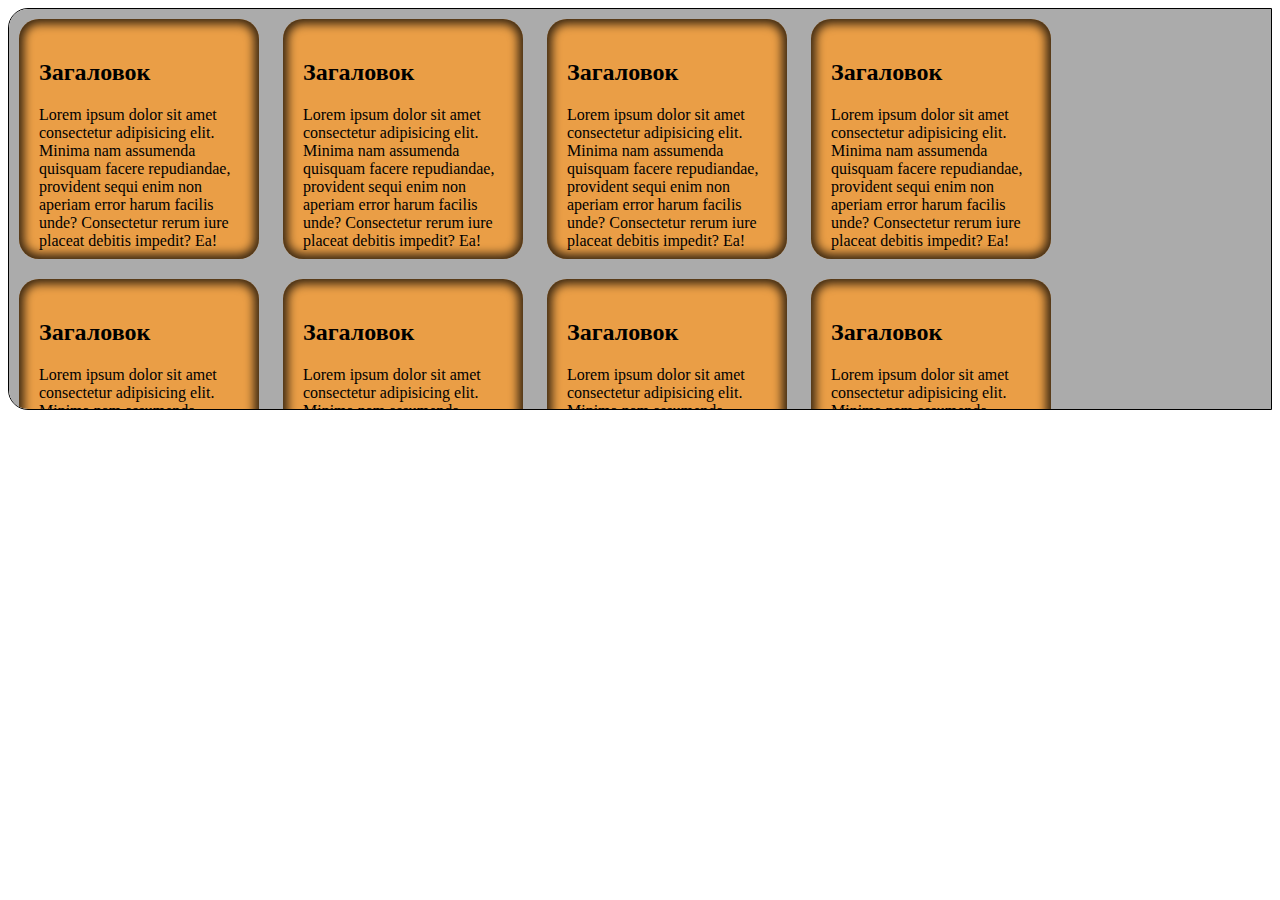
<file: lesson_36/index.html>
<!DOCTYPE html>
<html lang="en">

<head>
    <meta charset="UTF-8">
    <meta http-equiv="X-UA-Compatible" content="IE=edge">
    <meta name="viewport" content="width=device-width, initial-scale=1.0">
    <link rel="stylesheet" href="style/style.css">
    <title>homework</title>
</head>

<body>
    <main>
        <article>
            <h2>Загаловок</h2>
            <p>Lorem ipsum dolor sit amet consectetur adipisicing elit. Minima nam assumenda quisquam facere
                repudiandae, provident sequi enim non aperiam error harum facilis unde? Consectetur rerum iure placeat
                debitis impedit? Ea!</p>
        </article>
        <article>
            <h2>Загаловок</h2>
            <p>Lorem ipsum dolor sit amet consectetur adipisicing elit. Minima nam assumenda quisquam facere
                repudiandae, provident sequi enim non aperiam error harum facilis unde? Consectetur rerum iure placeat
                debitis impedit? Ea!</p>
        </article>
        <article>
            <h2>Загаловок</h2>
            <p>Lorem ipsum dolor sit amet consectetur adipisicing elit. Minima nam assumenda quisquam facere
                repudiandae, provident sequi enim non aperiam error harum facilis unde? Consectetur rerum iure placeat
                debitis impedit? Ea!</p>
        </article>
        <article>
            <h2>Загаловок</h2>
            <p>Lorem ipsum dolor sit amet consectetur adipisicing elit. Minima nam assumenda quisquam facere
                repudiandae, provident sequi enim non aperiam error harum facilis unde? Consectetur rerum iure placeat
                debitis impedit? Ea!</p>
        </article>
        <article>
            <h2>Загаловок</h2>
            <p>Lorem ipsum dolor sit amet consectetur adipisicing elit. Minima nam assumenda quisquam facere
                repudiandae, provident sequi enim non aperiam error harum facilis unde? Consectetur rerum iure placeat
                debitis impedit? Ea!</p>
        </article>
        <article>
            <h2>Загаловок</h2>
            <p>Lorem ipsum dolor sit amet consectetur adipisicing elit. Minima nam assumenda quisquam facere
                repudiandae, provident sequi enim non aperiam error harum facilis unde? Consectetur rerum iure placeat
                debitis impedit? Ea!</p>
        </article>
        <article>
            <h2>Загаловок</h2>
            <p>Lorem ipsum dolor sit amet consectetur adipisicing elit. Minima nam assumenda quisquam facere
                repudiandae, provident sequi enim non aperiam error harum facilis unde? Consectetur rerum iure placeat
                debitis impedit? Ea!</p>
        </article>
        <article>
            <h2>Загаловок</h2>
            <p>Lorem ipsum dolor sit amet consectetur adipisicing elit. Minima nam assumenda quisquam facere
                repudiandae, provident sequi enim non aperiam error harum facilis unde? Consectetur rerum iure placeat
                debitis impedit? Ea!</p>
        </article>
        <article>
            <h2>Загаловок</h2>
            <p>Lorem ipsum dolor sit amet consectetur adipisicing elit. Minima nam assumenda quisquam facere
                repudiandae, provident sequi enim non aperiam error harum facilis unde? Consectetur rerum iure placeat
                debitis impedit? Ea!</p>
        </article>
        <article>
            <h2>Загаловок</h2>
            <p>Lorem ipsum dolor sit amet consectetur adipisicing elit. Minima nam assumenda quisquam facere
                repudiandae, provident sequi enim non aperiam error harum facilis unde? Consectetur rerum iure placeat
                debitis impedit? Ea!</p>
        </article>
    </main>
</body>

</html>
</file>
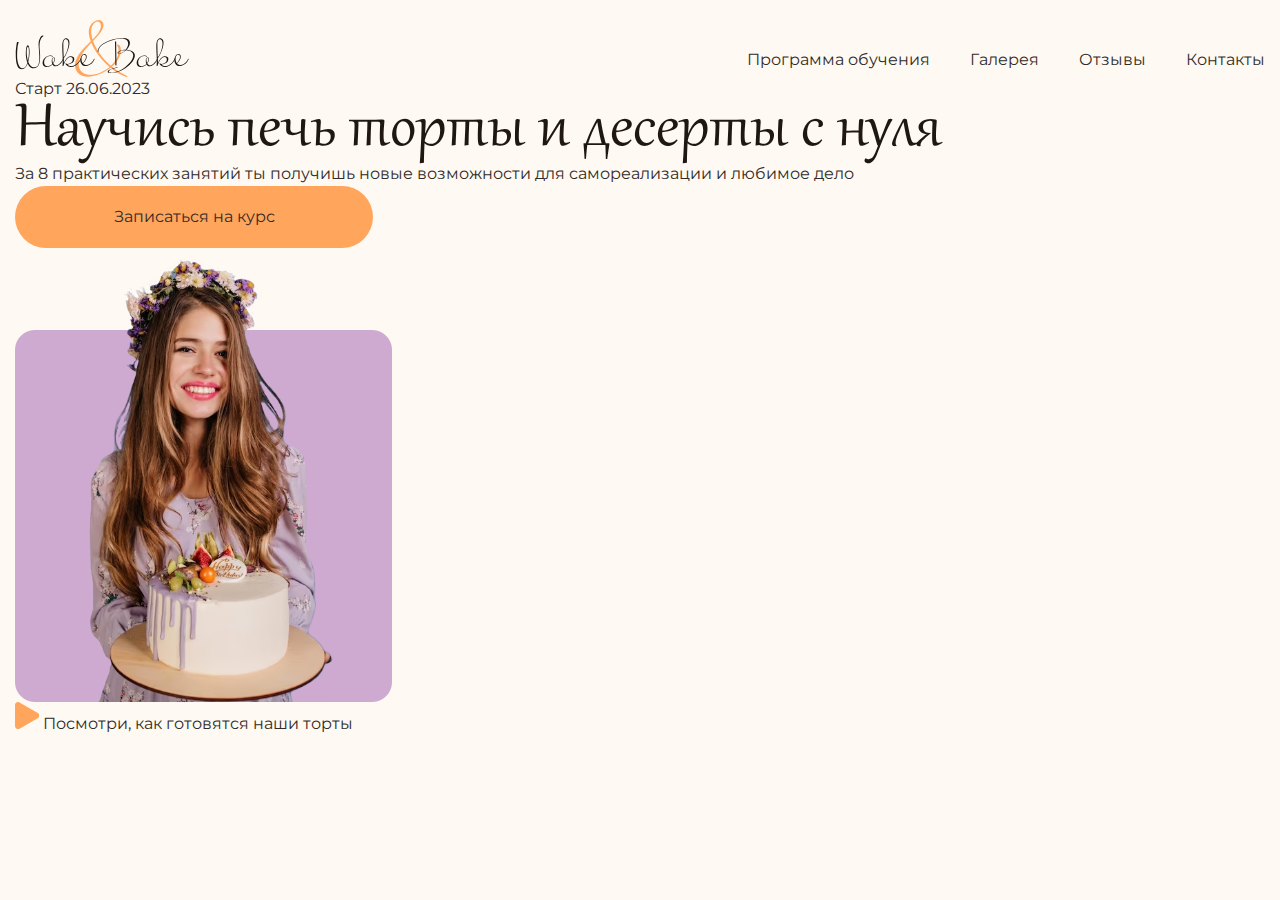
<file: lesson_98/index.html>
<!DOCTYPE html>
<html lang="en">

<head>
    <meta charset="UTF-8">
    <meta http-equiv="X-UA-Compatible" content="IE=edge">
    <meta name="viewport" content="width=device-width, initial-scale=1.0">
    <title>Document</title>
    <link rel="stylesheet" href="css/reset.css">
    <link rel="stylesheet" href="css/stylesheet.css">
    <link rel="stylesheet" href="css/style.css">
</head>

<body>
    <div class="wrapper">
        <header class="header">
            <div class="header__top">
                <div class="container">
                    <div class="header__top-inner">
                        <img src="img/icons/logo/Vector_1.svg" alt="" class="logo">
                        <nav class="nav">
                            <ul class="nav__list">
                                <li class="nav__item">
                                    <a class="nav__link" href="#">Программа обучения</a>
                                </li>
                                <li class="nav__item">
                                    <a class="nav__link" href="#"> Галерея</a>
                                </li>
                                <li class="nav__item">
                                    <a class="nav__link" href="#"> Отзывы</a>
                                </li>
                                <li class="nav__item">
                                    <a class="nav__link" href="#"> Контакты</a>
                                </li>
                            </ul>
                        </nav>
                    </div>
                </div>
            </div>
            <section class="hero">
                <div class="container">
                    <div class="hero__inner">
                        <div class="hero__content">
                            <div class="hero__info">
                                <span>Старт</span>
                                <span>26.06.2023</span>
                            </div>
                            <h1 class="hero__title">
                                Научись печь торты и десерты с нуля
                            </h1>
                            <p class="hero__text">
                                За 8 практических занятий ты получишь новые возможности для самореализации и любимое
                                дело
                            </p>
                            <a href="#" class="button">
                                Записаться на курс
                            </a>
                        </div>
                        <div class="hero__image">
                            <img src="img/content/hero_img.png" alt="девушка с тортом">
                            <div class="hero__image-control">
                                <a href="#">
                                    <svg width="24.299805" height="27.139648" viewBox="0 0 24.2998 27.1396" fill="none"
                                        xmlns="http://www.w3.org/2000/svg" xmlns:xlink="http://www.w3.org/1999/xlink">
                                        <desc>
                                            Created with Pixso.
                                        </desc>
                                        <defs />
                                        <path id="Polygon 1"
                                            d="M22.79 10.97L4.5 0.4C2.5 -0.75 0 0.69 0 3L0 24.13C0 26.44 2.5 27.88 4.5 26.73L22.79 16.16C24.79 15.01 24.79 12.12 22.79 10.97Z"
                                            fill="#FFA55C" fill-opacity="1.000000" fill-rule="evenodd" />
                                    </svg>
                                </a>
                                Посмотри, как готовятся наши торты
                            </div>
                        </div>
                    </div>
                </div>
            </section>
        </header>
        <main class="main">

        </main>
        <footer class="footer">

        </footer>
    </div>
</body>

</html>
</file>
<file: src/style.css>
*{padding: 0;margin: 0;border: 0;}
*,*:before,*:after{-webkit-box-sizing: border-box;box-sizing: border-box;}
:focus,:active{outline: none;}
a:focus,a:active{outline: none;}
nav,footer,header,aside{display: block;}
html,body{
    height:100%;width:100%;
    font-size:100%;line-height:1;-ms-text-size-adjust:100%;-moz-text-size-adjust:100%;-webkit-text-size-adjust:100%;}
input,button,textarea{font-family:inherit;}
input::-ms-clear{display: none;}
button{cursor: pointer;}
button::-moz-focus-inner{padding:0;border:0;}
a,a:visited{text-decoration: none;}
a:hover{text-decoration: none;}
ul li{list-style: none;}
img{vertical-align: top;}
h1,h2,h3,h4,h5,h6{font-size:inherit;font-weight: inherit;}
a{color:inherit;}



body {
    font-family: "Montserrat",SansSerif;
    color: black;
}

body.overflow {
    overflow: hidden;
}



.layout {
    display: -webkit-box;
    display: -ms-flexbox;
    display: flex;
    min-height: 100vh;
}

.sidebar {
    padding: 40px 24px 40px 0;
    -ms-flex-negative: 0;
    flex-shrink: 0;
    background-color: white;
}



.content {
    -webkit-box-flex: 1;
    -ms-flex-positive: 1;
    flex-grow: 1;
    background-color: #F4F4F4;
}

.container {
    display: -webkit-box;
    display: -ms-flexbox;
    display: flex;
    -webkit-box-orient: vertical;
    -webkit-box-direction: normal;
    -ms-flex-direction: column;
    flex-direction: column;
    -webkit-box-pack: center;
    -ms-flex-pack: center;
    justify-content: center;
    -webkit-box-align: center;
    -ms-flex-align: center;
    align-items: center;
    padding: 150px 60px 80px 60px;
}


.logo {
    margin-left: 60px;
    margin-bottom: 60px;
}

.sidebar__user {
    background-color: #F4F4F4;
    padding: 20px 30px;
    margin-left: 60px;
    margin-bottom: 100px;
    border-radius: 8px;
    border: 1px solid #DADEC9;
}

.sidebar__name {
    color:#161814;
    font-size: 18px;
    font-weight: 500;
    margin-bottom: 6px;
}

.sidebar__text {
    color: #AFB1A7;
    font-size: 13px;
    font-weight: 400;
    line-height: 130%; /* 16.9px */
}

.sidebar__item {
    width: 372px;
}

.sidebar__button {
    display: -webkit-box;
    display: -ms-flexbox;
    display: flex;
    -webkit-box-align: center;
    -ms-flex-align: center;
    align-items: center;
    gap: 10px;
    padding: 20px 60px;
    margin-bottom: 12px;
    border-radius: 0px 100px 100px 0px;
    -webkit-transition: all .5s;
    -o-transition: all .5s;
    transition: all .5s;
    cursor: pointer;
    width: 90%;
    color:#161814;
    font-size: 16px;
    font-weight: 500;
}

.sidebar__button.active , .sidebar__button:hover {
    width: 100%;
    background-color: #DAF765;
}


.content__title {
    color: #161814;
    font-size: 48px;
    font-weight: 700;
    margin-bottom: 40px;
}

.content__list {
    display: -webkit-box;
    display: -ms-flexbox;
    display: flex;
    -webkit-box-align: center;
    -ms-flex-align: center;
    align-items: center;
    -ms-flex-wrap: wrap;
    flex-wrap: wrap;
    gap: 20px;
}



.content__list-item  {
    cursor: pointer;
    padding: 12px 18px;
    background-color: #fff;
    border-radius: 10px;
    border: 1px solid #DADEC9;
    -webkit-transition: all .3s;
    -o-transition: all .3s;
    transition: all .3s;
}

.content__list-item:hover,.content__list-diplom:hover {
    background-color: #AFB1A7;
}

li a {
    padding: 12px 18px;

}


.content__list-diplom {
    -webkit-transition: all .3s;
    -o-transition: all .3s;
    transition: all .3s;
    display: inline-block;
    padding: 12px 18px;
    background-color: #fff;
    border-radius: 10px;
    border: 1px solid #DADEC9;
}

.content__decor {
    display: -webkit-box;
    display: -ms-flexbox;
    display: flex;
    -webkit-box-align: center;
    -ms-flex-align: center;
    align-items: center;
}

.content__decor-text {
    color:#BEDD44;
    font-size: 36px;
    font-weight: 700;
    line-height: 110%; /* 39.6px */
}

.content__block {
    max-width: 1200px;
}

.content__block.hidden {
    display: none;
}

.content__decor-img img{
    width: 100%;
}

.burger {
    display: none;
    padding: 5px;
    position: fixed;
    top: 3%;
    right: 7%;
    width: 40px;
    height: 40px;
    background-color: #161814;
    border-radius: 50%;
    z-index: 10;
    border: 1px solid #DAF765;
}

@media (max-width: 768px) {
    .burger {
        display: block;
    }

    .sidebar {
        -webkit-transition: all .3s;
        -o-transition: all .3s;
        transition: all .3s;
        -webkit-transform: translateX(-100%);
        -ms-transform: translateX(-100%);
        transform: translateX(-100%);
        position: fixed;
        top: 0;
        left: 0;
        bottom: 0;
        z-index: 5;
    }

    .sidebar.show {
        -webkit-transform: translateX(0%);
        -ms-transform: translateX(0%);
        transform: translateX(0%);
    }

    .overlay {
        opacity: 0;
        pointer-events: none;
        -webkit-transition: all .3s;
        -o-transition: all .3s;
        transition: all .3s;
        position: absolute;
        top: 0;
        right: 0;
        left: 0;
        bottom: 0;
        z-index: 3;
        background-color: #000000e0;
    }

    .overlay.show {
        opacity: 1;
        pointer-events: all;
    }

    .container {
        padding: 40px 20px;
        min-height: 100%;
    }

    .content__decor {
        margin-top: 20px;
        -webkit-box-orient: vertical;
        -webkit-box-direction: normal;
        -ms-flex-direction: column;
        flex-direction: column;
    }
}

@media (max-width: 400px) {
    .sidebar__user {
        margin-left: 0;
    }
}
</file>
<file: lesson_116/css/stylesheet.css>
@font-face {
    font-family: 'Montserrat';
    src: local('Montserrat Regular'), local('Montserrat-Regular'),
        url('../fonts/Montserrat-Regular.woff2') format('woff2'),
        url('../fonts/Montserrat-Regular.woff') format('woff');
    font-weight: normal;
    font-style: normal;
    font-display: swap;
}

@font-face {
    font-family: 'Gabriola';
    src: local('Gabriola'),
        url('../fonts/Gabriola.woff2') format('woff2'),
        url('../fonts/Gabriola.woff') format('woff');
    font-weight: normal;
    font-style: normal;
    font-display: swap;
}

@font-face {
    font-family: 'Montserrat';
    src: local('Montserrat Medium'), local('Montserrat-Medium'),
        url('../fonts/Montserrat-Medium.woff2') format('woff2'),
        url('../fonts/Montserrat-Medium.woff') format('woff');
    font-weight: 500;
    font-style: normal;
    font-display: swap;
}
</file>
<file: lesson_116/css/style.css>
:root {
  --akcentnyy: #ffa55c;
  --akcentnyy-2: #ceaad0;
  --fonovyy: #ffe0cb;
  --fonovyy-svetlyy: #fff9f4;
  --zagolovochnyy: #1f1711;
  --nabornyy: #312c27;
  --fioletovyy: #704174;
  --disabled: #e1d9e1;
  --inputy: #ac907a;
  --transition: all 0.4s;
}

.body {
  font-family: "Montserrat", sans-serif;
  line-height: 1.5;
  font-size: 16px;
  color: var(--nabornyy);
  background: var(--fonovyy-svetlyy);
}

.body--opened-menu {
  overflow: hidden;
}
.body--opened-modal {
  overflow: hidden;
}

.wrapper {
  min-height: 100%;
  width: 100%;
  overflow: hidden;
  display: flex;
  flex-direction: column;
}

.main {
  flex-grow: 1;
}

.main__about {
  padding: 140px 0;
}

.main__program {
  padding-bottom: 140px;
}

.header__hero {
  padding: 50px 0 140px;
}

/* ============================================ */

.container {
  max-width: 1310px;
  margin: 0 auto;
  padding: 0 15px;
  height: 100%;
}

.button {
  width: 100%;
  transition: all 0.4s;
  height: 62px;
  border-radius: 60px;
  font-size: 16px;
  font-weight: 500;
  line-height: 1.6;
  padding: 3px 15px;
  background: var(--akcentnyy);
  display: flex;
  align-items: center;
  justify-content: center;
}

.button:hover {
  background: rgb(255, 145, 56);
}

.title {
  color: rgb(31, 23, 17);
  font-family: Gabriola;
  font-size: 74px;
  font-weight: 400;
  line-height: 82%;
}

.burger-icon {
  display: none;
  width: 50px;
  height: 50px;
  justify-content: center;
  align-items: center;
  z-index: 11;
}

.burger-icon span::after,
.burger-icon span::before,
.burger-icon span {
  width: 30px;
  height: 3px;
  border-radius: 4px;
  background: var(--nabornyy);
  transition: all 0.4s;
}

.burger-icon span {
  position: relative;
}

.burger-icon span::after,
.burger-icon span::before {
  content: "";
  position: absolute;
}

.burger-icon span::after {
  top: 8px;
}

.burger-icon span::before {
  bottom: 8px;
}

.body--opened-menu .burger-icon span {
  background: transparent;
}

.body--opened-menu .burger-icon span::after {
  top: 0;
  transform: rotate(-45deg);
}

.body--opened-menu .burger-icon span::before {
  bottom: 0;
  transform: rotate(45deg);
}

.modal {
  position: fixed;
  inset: 0;
  z-index: 11;
  background: #00000094;
  display: flex;
  align-items: center;
  justify-content: center;

  opacity: 0;
  visibility: hidden;
  transition: all 0.6s;

  padding: 0 15px;
}

.body--opened-modal .modal {
  opacity: 1;
  visibility: visible;
}

.modal--opened {
}
.modal__window {
  max-width: 428px;

  background: var(--fonovyy-svetlyy);
  border-radius: 20px;

  padding: 0 60px 60px;

  position: relative;
}
.modal__cancel {
  position: absolute;
  top: 20px;
  right: 20px;
}
.modal__cancel path,
.modal__cancel rect {
  transition: all 0.4s;
}

.modal__cancel:hover path,
.modal__cancel:hover rect {
  stroke: rgb(172, 144, 122);
}

.modal__image {
  margin-top: -65px;
  margin-bottom: 15px;
  margin-left: 13px;
}

.modal__title {
  color: var(--zagolovochnyy);
  font-family: Gabriola;
  font-size: 42px;
  font-weight: 400;
  line-height: 90%;
  margin-bottom: 10px;
}
.modal__text {
  margin-bottom: 30px;
}
.modal__form {
}
.modal__form-label {
  margin-bottom: 10px;
}

.fields {
  position: relative;
  display: block;
}

.fields span {
  position: absolute;
  top: 12px;
  left: 28px;
  font-size: 11px;
  color: rgb(172, 144, 122);

  visibility: hidden;
  opacity: 0;
  transition: all 0.4s;
}
.fields__input {
  border: 1px solid rgb(172, 144, 122);

  border-radius: 100px;
}
.fields__input {
  display: block;
  width: 100%;
  padding: 19px 28px;
  border: 1px solid rgb(172, 144, 122);
  border-radius: 100px;

  transition: all 0.4s;

  font-size: 16px;
}
.fields__input::placeholder {
  transition: all 0.4s;
  color: rgb(172, 144, 122);
}

.fields__input:hover {
  border-color: var(--akcentnyy);
}

.fields__input:hover::placeholder {
  color: var(--akcentnyy);
}
.fields__input:focus {
  padding: 26px 42px 12px 28px;
}
.fields__input:focus + span {
  opacity: 1;
  visibility: visible;
}

/* ================================== */

.header {
  background: url(../img/decor/hero_background.png) 50% 100% / cover no-repeat;
}

.header__top {
  padding-top: 20px;
}

.header__top-inner {
  display: flex;
  justify-content: space-between;
  align-items: flex-end;
}

.logo {
  min-width: 174px;
  z-index: 11;
}

.nav__list {
  display: flex;
  gap: 4vh 40px;
}
.nav__link {
  display: block;
  padding: 5px 0;
  position: relative;
  z-index: 1;
}

.nav__link::before {
  transition: all 0.4s;
  content: "";
  position: absolute;
  left: -13px;
  top: -8px;
  width: 34px;
  height: 34px;
  border-radius: 50%;
  z-index: -1;
  background: var(--akcentnyy);
  opacity: 0;
}
.nav__link:hover::before {
  opacity: 1;
}

/* ========================= */
.hero {
}

.hero__inner {
  display: flex;
  justify-content: space-between;
  align-items: flex-end;
  gap: 30px;
}

.hero__content {
  max-width: 519px;
}

.hero__info {
  color: #b197b3;
  text-transform: uppercase;
  line-height: 1.6;
  margin-bottom: 20px;
  display: flex;
  flex-wrap: wrap;
}
.hero__info span {
  display: flex;
  align-items: center;
}
.hero__info span::after {
  content: "";
  background: #b197b3;
  border-radius: 50%;
  width: 4px;
  height: 4px;
  margin: 0 10px;
  display: block;
}
.hero__info span:last-child:after {
  content: none;
}
.hero__title {
  margin-bottom: 30px;
}

.hero__text {
  max-width: 358px;
  margin-bottom: 40px;
}

.hero__button {
  max-width: 358px;
  width: 100%;
}

.hero__image {
  position: relative;
  margin-right: 247px;
}
.hero__image > img {
  width: 100%;
}

.hero__image-control {
  max-width: 200px;
  position: absolute;
  bottom: 11%;
  left: calc(100% - 10%);
  display: flex;
  align-items: center;
  text-align: left;
  gap: 10px;
}
.hero__image-control--mobile {
  display: none;
}

.hero__image-button {
  flex-shrink: 0;
  display: flex;
  justify-content: center;
  align-items: center;
  width: 78px;
  height: 78px;
  border-radius: 50%;
  box-shadow: 0px 4px 20px 0px rgba(184, 148, 126, 0.3);
  /* фоновый */
  background: rgb(255, 224, 203);
  position: relative;
}

.hero__image-button img {
  padding-left: 8.8%;
}
.hero__image-button::before {
  content: "";
  position: absolute;
  box-sizing: border-box;
  /* Акцентный */
  border: 1px solid var(--akcentnyy);
  box-shadow: 0px 4px 20px 0px rgba(184, 148, 126, 0.3);
  inset: 5px;
  border-radius: 50%;
  opacity: 0;
  transition: all 0.4s;
}

.hero__image-button:hover::before {
  opacity: 1;
}

/* ======================================== */

.about {
}

.about__inner {
  display: grid;
  grid-template-columns: 1fr 1.05fr;
  grid-template-rows: repeat(2, auto);
  gap: 40px 53px;
}

.about__image {
  position: relative;
  border-radius: 20px;
  overflow: hidden;
  grid-row: 1 /-1;
}

.about__image > img {
  width: 100%;
  height: 100%;
  object-fit: cover;
  object-position: 0% 50%;
}

.about__image-control {
  max-width: 300px;

  position: absolute;
  left: 25px;
  bottom: 30px;

  display: flex;
  align-items: center;
  text-align: left;
  gap: 10px;

  border-radius: 20px;
  background: rgba(149, 123, 151, 0.9);
  color: #fff9f4;
  padding: 15px 20px;
}

.about__image-button {
  flex-shrink: 0;
  display: flex;
  justify-content: center;
  align-items: center;
  width: 78px;
  height: 78px;
  border-radius: 50%;
  box-shadow: 0px 4px 20px 0px rgba(184, 148, 126, 0.3);
  /* фоновый */
  background: var(--fonovyy-svetlyy);
  position: relative;
}

.about__image-button::before {
  content: "";
  position: absolute;
  box-sizing: border-box;
  /* Акцентный */
  border: 1px solid var(--akcentnyy-2);
  box-shadow: 0px 4px 20px 0px rgba(184, 148, 126, 0.3);
  inset: 5px;
  border-radius: 50%;
  opacity: 0;
  transition: all 0.4s;
}

.about__image-button:hover::before {
  opacity: 1;
}

.about__heading {
  margin-bottom: 30px;
}

.about__title {
}

.about__text {
}

.about__list {
  display: grid;
  grid-template-columns: repeat(2, 1fr);
  gap: 32px;
}

.about__item {
  border-radius: 20px;
  background: rgb(255, 224, 203);
  padding: 29px 24px;
  display: flex;
  align-items: center;
  gap: 15px;
}

.about__item-img {
  display: flex;
  align-items: center;
  justify-content: center;
  border-radius: 50%;
  border: 1px solid rgb(49, 44, 39);
  width: 60px;
  height: 60px;
  flex-shrink: 0;
}
/* ================================================================ */

.program__top {
  display: flex;
  align-items: center;
  justify-content: space-between;
  gap: 30px 15px;
  margin-bottom: 60px;
}

.program__title {
  margin-bottom: 20px;
}

.program__text {
}

.program__tab-content {
  margin-bottom: 40px;
}

.program__bottom {
  display: flex;
  justify-content: space-between;
  align-items: center;
  gap: 15px;
}
.program__action {
  display: grid;
  gap: 40px;
  grid-template: repeat(3, auto) / 1.65fr 1fr;
  max-width: 501px;
  width: 100%;
  flex-shrink: 0;
}
.program__discount {
  background: var(--fonovyy);
  border-radius: 20px;
  grid-row: 1 /3;
  padding: 40px;
  font-size: 20px;
}
.program__discount span {
  display: block;
  font-size: 16px;
  margin-left: 36%;
}
.program__discount-value {
  display: block;
  animation: discount-grow 0.8s linear infinite alternate;
  color: var(--akcentnyy);
  font-family: Gabriola;
  font-size: 74px;
  line-height: 0.82;
  margin-left: 12%;
  margin-bottom: 7px;
  transform-origin: 0 0;
}

@keyframes discount-grow {
  0% {
    transform: scale(1);
    color: var(--akcentnyy);
  }
  100% {
    transform: translateX(3%) scale(1.1);

    color: rgb(255, 145, 56);
  }
}
.program__price {
}
.program__price-value {
  font-family: Gabriola;
  font-size: 32px;
  line-height: 0.9;
}
.program__price-value--big {
  font-size: 50px;
  color: var(--zagolovochnyy);
}
.program__price-text {
  color: rgb(206, 170, 208);
  text-transform: uppercase;
  line-height: 1.6;
}
.program__button {
  grid-column: 1 /-1;
}

.program__image img {
  max-width: 593px;
  width: 100%;
}

.tab-controls {
  display: flex;
  white-space: nowrap;
  gap: 26px;
}

.tab-controls__item {
}

.tab-controls__link {
  transition: all 0.4s;
  display: block;
  border-radius: 100px;
  padding: 14px 30px;
  box-shadow: 0px 4px 20px 0px rgba(206, 195, 185, 0.3);
}

.tab-controls__link:hover {
  background: var(--fonovyy);
}

.tab-controls__link--active {
  background: var(--fonovyy);
  box-shadow: 0px 4px 20px 0px rgba(206, 195, 185, 0);
}

.tab-content {
  display: none;
}

.tab-content--show {
  display: block;
}

.accordion-list {
}
.accordion-list__item {
  border: 1px solid rgb(255, 165, 92);
  border-radius: 20px;

  margin-bottom: 30px;
}
.accordion-list__item:last-child {
  margin-bottom: 0;
}
.accordion-list__control {
  width: 100%;
  background: transparent;
  text-align: left;

  display: flex;
  justify-content: space-between;
  gap: 15px;

  padding: 40px 30px;

  color: var(--zagolovochnyy);
  font-family: Gabriola;
  font-size: 42px;
  line-height: 90%;
  transition: all 0.4s;
}

.accordion-list__item--opened .accordion-list__control {
  padding-bottom: 20px;
}

.accordion-list__control-icon {
  width: 36px;
  height: 36px;
  border: 1.5px solid var(--akcentnyy);
  border-radius: 50%;

  transition: all 0.4s;

  flex-shrink: 0;
  display: flex;
  justify-content: center;
  align-items: center;
}
.accordion-list__control-icon path {
  transition: all 0.4s;
}
.accordion-list__control:hover .accordion-list__control-icon {
  background: var(--akcentnyy);
  transform: rotate(90deg);
}
.accordion-list__control:hover .accordion-list__control-icon path {
  fill: #e1d9e1;
}
.accordion-list__item--opened .accordion-list__control-icon {
  background: var(--akcentnyy);
  transform: rotate(90deg);
}
.accordion-list__item--opened .accordion-list__control-icon path {
  fill: #e1d9e1;
}
.accordion-list__control-icon svg {
  margin-left: 2px;
}
.accordion-list__control-title {
}
.accordion-list__content {
  max-height: 0;
  overflow: hidden;
  transition: all 0.4s;
}

.accordion-content {
  padding: 0 40px 30px;
  display: flex;
  gap: 80px;
}
.accordion-content__col:first-child {
  max-width: 507px;
  width: 100%;
}
/* .accordion-content__col:last-child {
  max-width: 633px;
  width: 100%;
} */
.accordion-content__title {
  color: rgb(206, 170, 208);
  line-height: 160%;
  text-transform: uppercase;
  margin-bottom: 20px;
}
.accordion-content__list {
}
.accordion-content__item {
  margin-bottom: 20px;
  display: flex;
}
.accordion-content__item:last-child {
  margin-bottom: 0;
}
.accordion-content__icon {
  width: 24px;
  height: 24px;
  border: 1px solid rgb(206, 170, 208);
  border-radius: 50%;
  display: inline-flex;
  align-items: center;
  justify-content: center;
  margin-right: 8px;
  flex-shrink: 0;
}
.accordion-content__text {
  max-width: 274px;
}

/* ======================================= */

.footer {
  color: rgb(255, 249, 244);
  background: #ab8261;
  padding: 30px 0 60px;
}

.footer__inner {
  display: grid;
  gap: 15px;
  grid-template-columns: repeat(4, 1fr);
}

.footer__logo {
  display: block;
  max-width: 239px;
}
.footer__logo img {
  width: 100%;
}

.footer__logo-text {
  padding-bottom: 20px;
}

.socials {
  line-height: 0;
}

.socials__list {
  display: flex;
  gap: 15px;
}

.socials__link path {
  transition: all 0.4s;
}
.socials__link:hover path {
  fill: var(--akcentnyy);
}

.footer__col-list,
.footer__contact,
.footer__col-tel {
  display: flex;
  flex-direction: column;
  margin-top: 30px;
}

.footer__col-list {
  gap: 20px;
}
.footer__col-link {
  padding: 5px 0;
}

.footer__col-item {
  display: block;
  padding: 5px 0;
  position: relative;
  z-index: 1;
}

.footer__col-link::before {
  transition: all 0.4s;
  content: "";
  position: absolute;
  left: -13px;
  top: -8px;
  width: 34px;
  height: 34px;
  border-radius: 50%;
  z-index: -1;
  background: var(--akcentnyy);
  opacity: 0;
}
.footer__col-link:hover::before {
  opacity: 1;
}

.footer__contact {
  gap: 10px;
}

.footer__col-tel {
  align-items: end;
}
.footer__col-number {
  font-size: 24px;
  font-weight: 500;
  line-height: 160%;
  transition: all 0.4s;
}
.footer__col-number:hover {
  color: var(--akcentnyy);
}
.footer__col-copyright {
  color: rgb(222, 197, 177);
  margin-top: 47px;
  display: flex;
  gap: 5px;
  justify-content: flex-end;
}

/* ======================================== */
/* ========================================= */
/* ========================================= */
/* ========================================= */

@media (max-width: 1200px) {
  .hero__image {
    margin: 0;
    max-width: 377px;
  }
  .hero__image-control {
    max-width: none;
    position: static;
    gap: 10px;
    margin-top: 30px;
  }

  /* ----------------------------------- */

  .program__top {
    flex-direction: column;
    align-items: stretch;
  }

  .tab-controls {
    flex-wrap: wrap;
  }

  /* ----------------------------------- */

  .footer__inner {
    gap: 15px 40px;
    grid-template-rows: auto auto;
    grid-template-columns: repeat(3, auto);
    justify-items: center;
  }
  .footer__col:last-child {
    grid-column: 1 / -1;
    text-align: center;
  }
}
@media (max-width: 1100px) {
  .about__image {
    grid-row: auto;
  }
  .about__list {
    grid-column: 1/-1;
  }
  .about__content {
    align-self: center;
  }
  /* ------------------- */
  .accordion-list__control {
    padding: 25px 30px;
    font-size: 35px;
  }

  .accordion-content {
    gap: 30px;
  }
}

@media (max-width: 900px) {
  .nav {
    position: fixed;
    inset: 0;
    z-index: 10;
    padding: 26vh 15px 30px;
    font: 24px;
    background: var(--fonovyy-svetlyy);
    transform: translateY(-100%);
    opacity: 0;
    overflow: hidden;
    transition: 0.4s;
  }
  .nav__list {
    align-items: center;
    flex-direction: column;
  }
  .body--opened-menu .nav {
    transform: translateY(0);
    opacity: 1;
    overflow: visible;
  }

  .burger-icon {
    display: flex;
  }

  /* ==================== */
  .program__action{
    max-width: none;
    grid-template: repeat(3, auto) / minmax(280px , 1fr) 1fr
  }

  .program__image{
    display: none;
  }

  /* ====================== */
  .footer__inner {
    text-align: center;
    grid-template: none;
    justify-content: center;
    align-items: center;
    gap: 0;
  }
  .footer__col:first-child {
    flex-direction: column;
    display: flex;
    align-items: center;
    margin-bottom: 40px;
  }
  .footer__col:nth-child(3) {
    margin-bottom: 10px;
  }
  .footer__col:nth-child(2) {
    margin-bottom: 40px;
  }
  .footer__col-tel {
    margin-top: 0;
  }


}
@media (max-width: 800px) {
  .hero__image {
    display: none;
  }

  .hero__image-control--mobile {
    display: flex;
    margin: 0 0 30px;
  }
  .hero__content {
    display: flex;
    align-items: center;
    flex-direction: column;
    text-align: center;
    max-width: none;
  }

  /* ============================= */

  .about__inner {
    grid-template: none;
    justify-content: center;
  }
  .about__image {
    max-width: 500px;
    justify-self: center;
  }
  .about__image-control {
    bottom: 0;
    left: 0;
    border-radius: 0 20px 0 20px;
  }
  .about__content {
    text-align: center;
  }

  .about__list {
    grid-template: none;
  }
  /* --------------------------- */

  .tab-controls {
    gap: 10px;
  }
  .tab-controls__link {
    padding: 6px 20px;
  }

  .accordion-content {
    flex-direction: column;
  }

  .accordion-content__col:first-child {
    max-width: none;
  }

  .accordion-content__text {
    max-width: none;
  }
}

@media (max-width: 600px) {
  .main__about {
    padding: 60px 0 80px;
  }
  .main__program {
    padding: 0px 0 80px;
  }
  /* ------------------ */
  .header__hero {
    padding-bottom: 80px;
  }
  .title {
    font-size: 12vw;
  }

  /* ------------------------- */
  .about__image-control {
    bottom: 0;
    left: 0;
    right: 0;
    border-radius: 0;
    max-width: none;
    padding: 10px 15px;
  }

  .about__list {
    gap: 15px;
  }
  .about__item {
    padding: 10px 15px;
  }

  /* -------------------------- */

  .program__top{
    margin-bottom: 20px;
  }
  .program__title {
    text-align: center;
  }
  .program__text {
    text-align: center;
  }

  .program__action{
    grid-template: repeat(3, auto) / auto auto;
    gap: 15px;
  }

  .program__discount{
    grid-row: auto;
    grid-column: 1/-1;
    justify-self: center;
  }

  .tab-controls {
    justify-content: center;
  }

  .accordion-list__item {
    margin-bottom: 10px;
  }

  .accordion-list__control {
    padding: 17px 30px;
    font-size: 28px;
  }
  .accordion-list__control-icon {
    width: 26px;
    height: 26px;
  }
  .accordion-list__control-icon svg {
    width: 10px;
  }


}
@media (max-width: 450px) {
  .modal__image {
    width: 50%;
    margin-top: -45px;
  }
  .modal__window {
    padding: 0 15px 60px;
  }
  .modal__title {
    font-size: 35px;
  }
  .program__action{
    grid-template: none;
  }
  .program__price{
    text-align: center;
  }
  .accordion-list__control {
    padding: 17px 15px;
  }
  .accordion-content {
    padding: 0 15px 30px;
  }
  .accordion-content__item {
    margin-bottom: 10px;
  }
}
/* ============================== */
</file>
<file: lesson_36/style/style.css>
main{
    background: #ababab;
    height: 400px;
    overflow: auto;
    border: 1px solid ;
    border-top-left-radius: 20px;
    border-bottom-left-radius: 20px;
}
article{
    background: rgb(234, 158, 70);
    width: 200px;
    height: 200px;
    display: inline-block;
    margin: 10px;
    padding: 20px ;
    border-radius: 20px;
    box-shadow: inset 0px 0px 10px 5px rgba(0,0,0,0.75);
}
</file>
<file: lesson_98/css/stylesheet.css>
@font-face {
    font-family: 'Montserrat';
    src: local('Montserrat Regular'), local('Montserrat-Regular'),
        url('../fonts/Montserrat-Regular.woff2') format('woff2'),
        url('../fonts/Montserrat-Regular.woff') format('woff');
    font-weight: normal;
    font-style: normal;
    font-display: swap;
}

@font-face {
    font-family: 'Gabriola';
    src: local('Gabriola'),
        url('../fonts/Gabriola.woff2') format('woff2'),
        url('../fonts/Gabriola.woff') format('woff');
    font-weight: normal;
    font-style: normal;
    font-display: swap;
}

@font-face {
    font-family: 'Montserrat';
    src: local('Montserrat Medium'), local('Montserrat-Medium'),
        url('../fonts/Montserrat-Medium.woff2') format('woff2'),
        url('../fonts/Montserrat-Medium.woff') format('woff');
    font-weight: 500;
    font-style: normal;
    font-display: swap;
}
</file>
<file: lesson_98/css/style.css>
:root {
  --akcentnyy: #ffa55c;
  --akcentnyy-2: #ceaad0;
  --fonovyy: #ffe0cb;
  --fonovyy-svetlyy: #fff9f4;
  --zagolovochnyy: #1f1711;
  --nabornyy: #312c27;
  --fioletovyy: #704174;
  --disabled: #e1d9e1;
  --inputy: #ac907a;
}

body {
  font-family: "Montserrat", sans-serif;
  line-height: 1.5;
  font-size: 16px;
  color: var(--nabornyy);
  background: var(--fonovyy-svetlyy);
}

.wrapper {
  min-height: 100%;
  width: 100%;
  overflow: hidden;
  display: flex;
  flex-direction: column;
}

.main {
  flex-grow: 1;
}

.container {
  max-width: 1310px;
  margin: 0 auto;
  padding: 0 15px;
  height: 100%;
}

.button {
  transition: all .4s;
  width: 358px;
  height: 62px;
  background: var(--akcentnyy);
  border-radius: 60px;
  display: flex;
  align-items: center;
  justify-content: center;
}

.button:hover{
  background:  rgb(255, 145, 56);
}
/* ================================== */

.header__top {
  padding-top: 20px;
}

.header__top-inner {
  display: flex;
  justify-content: space-between;
  align-items: flex-end;
}

.logo {
  min-width: 174px;
}

.nav__list {
  display: flex;
  gap: 40px;
}
.nav__link {
  display: block;
  padding: 5px 0;
  position: relative;
}

.nav__link::before {
  transition: all 0.5s;
  content: "";
  position: absolute;
  left: -13px;
  top: -8px;
  width: 34px;
  height: 34px;
  border-radius: 50%;
  z-index: -1;
  background: var(--akcentnyy);
  opacity: 0;
}
.nav__link:hover::before {
  opacity: 1;
}

/* ========================= */


.hero__title {
  color: var(--zagolovochnyy);
  font-family: Gabriola;
  font-size: 74px;
  font-weight: 400;
  line-height: 82%;
}
</file>
<file: final_project/css/style.css>
@import 'reset.css';
@import 'global.css';
@import 'fonts.css';
@import 'header.css';
@import 'footer.css';





.products__inner{

}



.products__control-button{
    color: rgb(62, 66, 75);
    font-size: 30px;
    font-weight: 500;
    line-height: 115%;
    transition: var(--transition);
    position: relative;
    border-bottom: 1px solid rgba(0, 0, 0, 0);
    margin-right: 60px;
}
.products__control-button:last-child{
    margin-right: 0;
}
.products__control-button:hover{
    border-bottom: 1px solid var(--orange);
    transition: var(--transition);
    color: var(--orange);
}
.products__control-button::after,
.products__control-button::before{
    content: '';
    position: absolute;
    width: 5px;
    height: 5px;
    background: var(--orange);
    bottom: 0;
    transform: translateY(50%)rotate(45deg);
    opacity: 0;
    transition: var(--transition);
}
.products__control-button:hover:after,
.products__control-button:hover:before{
    opacity: 1;
}

.products__control-button::after{
    right: 0;
}
.products__control-button::before{
    left: 0;
}

.mixitup-control-active.products__control-button{
    border-bottom: 1px solid var(--orange);
    transition: var(--transition);
    color: var(--orange);
}

.mixitup-control-active.products__control-button::after,
.mixitup-control-active.products__control-button::before{
    opacity: 1;
}

.products__list{
    display: grid;
    grid-template-columns: repeat(4, 1fr);
    gap: 20px;
    margin-bottom: 100px;
    overflow: visible;
    padding-top: 37px;
}


.products__item {

    display: flex;
    flex-direction: column;
    justify-content: space-evenly;

    max-width: 289px;
    position: relative;
    transition: var(--transition);
    background: #F5F5F5;
    box-shadow: rgba(100, 100, 111, 0.2) 0px 7px 29px 0px;
    height: auto;
}
.products__item::after{
    content: '';
    width: 100%;
    height: 120px;
    background: #F5F5F5;
    position: absolute;
    bottom: 0px;
    transition: var(--transition);
    transform: translateY(45%);
    opacity: 0;
    z-index: -1;
    box-shadow: rgba(100, 100, 111, 0.2) 0px 14px 29px 0px;
}
.products__item:hover::after {
    opacity: 1;
}
.products__item:hover {
    transform: scale(1.1) translateY(-10px);
    z-index: 10;
}
.products__item-pagination .swiper-pagination-bullet{
    border: none;
    width: 6px;
    height: 6px;
    background: var(--background-black-color);

}
.products__item-pagination .swiper-pagination-bullet::before{
    content: none;
}


.products__item-flag {
    z-index: 2;
    padding: 4px 20px 6px 10px;
    color: var(--orange);
    font-size: 15px;
    line-height: 1.3;
    border: 1px solid var(--orange);
    border-right: none;
    width: auto;
    height: 29px;
    position: absolute;
    top: 30px;
    left: 30px;
}
.hit .products__item-flag{
    border: 1px solid #755FBB;
    border-right: none;
    color: #755FBB;
}

.hit .products__item-flag::after{
    border-right: 1px solid #755FBB;
}
.hit .products__item-flag::before{
    border-top: 1px solid #755FBB;
}
.popular .products__item-flag{
    border: 1px solid #166d00;
    border-right: none;
    color: #166d00;
}

.popular .products__item-flag::after{
    border-right: 1px solid #166d00;
}
.popular .products__item-flag::before{
    border-top: 1px solid #166d00;
}


.sale .products__item-flag{
    border: 1px solid #5FBBA3;
    border-right: none;
    color: #5FBBA3;
}

.sale .products__item-flag::after{
    border-right: 1px solid #5FBBA3;
}
.sale .products__item-flag::before{
    border-top: 1px solid #5FBBA3;
}


.products__item-flag::after,
.products__item-flag::before{
    content: '';
    position: absolute;
    right: 4px;
    width: 20px;
    height: 20px;
    
    transform: rotate(45deg);
}
.products__item-flag::after {
    top: -10px;
    border-right: 1px solid var(--orange);
}
.products__item-flag::before {
    bottom: -10px;
    border-top: 1px solid var(--orange);
}

.products__item-like{
    position: absolute;
    top: 30px;
    right: 30px;
    transition: var(--transition);
    z-index: 2;
}
.products__item-like--active #Heart{
    fill-opacity: 1;
}
.products__item-like--active #Heart-border{
    fill-opacity: 0;
}
.products__item-slider{
    margin-bottom: 22px;
}
.products__item-slide img{
    width: 100%;
}
.products__item-slide{
    width: 100% !important;
}

.products__item-name{
    color: #3E424B;
    margin-bottom: 10px;
    margin-inline: 20px;
}
.products__item-price{
    display: block;
    color: rgb(187, 140, 95);
    font-size: 24px;
    font-weight: 700;
    line-height: 1.3;
    margin-inline: 20px;
    padding-bottom:20px;
}
.products__item-button{
    height: 50px;
    font-size: 16px;
    opacity: 0;
    margin-top: 10px;
    transition: var(--transition);
    width: calc(100% - 60px);
    position: absolute;
    bottom: 0;
    left: 30px;
    padding-inline: 10px;
    
}
.products__item:hover .products__item-button {
    opacity: 1;
    transform: translateY(80%);
}


.products__button{
    margin: 0 auto;
}

.products__pagination{
    display: none;
    position: static;
    margin-top: 10px;
}


/* =============================== */

.catalog__inner {
    overflow: hidden;
    position: relative;
}
.catalog__title {
    text-align: center;
    margin-bottom: 50px;
}

.catalog__content {
    display: grid;

    grid-template-columns: repeat(7,1fr);;
    gap: 20px;
    transition: all 0.4s;
}

.catalog__link {
    display: flex;
    flex-direction: column;
    justify-content: space-between;

    background: rgb(245, 245, 245);

    color: rgb(62, 66, 75);
    font-size: 30px;
    font-weight: 700;
    line-height: 110%;

}
.catalog__link img {
    align-self: center;
}
.catalog__link-1 {
    flex-direction: row;
    grid-column: span 3;
}
.catalog__link-1 img{

}

.catalog__link-2 {
    grid-column: span 4;
}
.catalog__link-2 img{

    align-self: center;
}


.catalog__link-3 {
    grid-column: span 2;
}
.catalog__link-3 img{
    align-self: center;
}


.catalog__link-4 {
    grid-column: span 3;
    flex-direction: row;
    justify-content: space-between;
}
.catalog__link-4 img{
    align-self: unset;
}


.catalog__link-5 {
    grid-column: span 2;
}
.catalog__link-5 img{
    width: 100%;
}


.catalog__link-6 {
    grid-column: span 3;
}
.catalog__link-6 img{
    align-self: center;
    width: 100%;
}


.catalog__link-7 {
    grid-column: span 2;
}
.catalog__link-7 img{
    width: 100%;
}


.catalog__link-8 {
    grid-column: span 2;
}
.catalog__link-8 img{
    width: 100%;

}


.catalog__link-9 {
    grid-column: span 2;
}
.catalog__link-9 img{
    padding: 0 32px;
    width: 100%;
}


.catalog__link-10 {
    grid-column: span 2;
}
.catalog__link-10 img{
    padding: 0 32px;
    width: 100%;
}


.catalog__link-11 {
    grid-column: span 3;
    position: relative;
}
.catalog__link-11 img{
    padding: 0 40px;
    width: 100%;

}


.catalog__item-title {
    padding: 40px 10px 0 50px;
}
.catalog__item-img{
    
}

.catalog__button-mobile{
    display: none;
    margin-top: 40px;
    margin-inline: auto;
}

/* ================================= */
.banners {
}
.banners__inner {
    display: flex;
    justify-content: space-between;
    gap: 20px;

}
.banners__banner-1 {
    display: flex;
    flex-direction: column;
    justify-content: space-between;
    align-items: start;
    width: 100%;
    padding: 40px 50px 50px 0;
    /* background: url('../img/banner_1.jpeg');
    background-size: cover; */
    max-width: 950px;
    position: relative;
    height: 470px;
}
.banners__banner-1 .banners__img {
    position: absolute;
    top: 0;
    right: 0;
    z-index: -1;
}
.banners__banner-1 .banners__img img{
    height: 100%;
    object-fit: contain;
}
.banners__title {
    color: rgb(250, 246, 242);
    font-family: Jost;
    font-size: 40px;
    font-weight: 700;
    line-height: 1.3;
}
.banners__link {
    display: inline;
    color: var(--orange);
    font-family: Jost;
    font-size: 20px;
    border-bottom: 1px solid var(--orange);
    position: relative;
    transition: var(--transition);
}
.banners__link:hover {
    color: #F5F5F5;
    border-color: #F5F5F5;
}
.banners__link:hover::after,
.banners__link:hover::before {
    background: #F5F5F5;
}
.banners__link::after,
.banners__link::before{
    content: '';
    position: absolute;
    width: 5px;
    height: 5px;
    background: var(--orange);
    bottom: 0;
    transform: translateY(50%)rotate(45deg);
    transition: var(--transition);
}

.banners__link::after{
    right: 0;
}
.banners__link::before{
    left: 0;
}
.banners__banner-2 {
    display: flex;
    flex-direction: column;
    justify-content: space-between;
    align-items: start;
    width: 100%;
    padding: 40px 50px 50px 50px;
    /* background: url('../img/banner_2.jpeg');
    background-size: cover; */
    max-width: 950px;
    width: 100%;
    position: relative;
    height: 470px;
}
.banners__banner-2 .banners__img {
    position: absolute;
    top: 0;
    left: 0;
    z-index: -1;
}

/* ============================ */

.brand__title{
    
}
.brand__link{
    color: rgb(62, 66, 75);
    font-size: 25px;
}
.brand__inner{
    position: relative;
    display: flex;
    justify-content: space-between;
    align-items: end;
    margin-bottom: 20px;
}

.brand__wrapper{
    position: relative;
}
.brand__swiper{
    position: relative;
}
.brand__swiper > span{
    position: absolute;
    top: 50%;
    content: '';
    height: 1px;
    width: 100%;
    background: #D0D0D0;
}

.brand__swiper::after,
.brand__swiper::before{
    position: absolute;
    content: '';
    top: 50%;
    transform: translateY(-50%);
}

.brand__swiper::after{

    width: 0; 
    height: 0; 
    border-top: 6px solid transparent;
    border-bottom: 6px solid transparent; 
    
    border-right:6px solid #D0D0D0;
    right: 0%;
    

}
.brand__swiper::before{

    width: 0; 
    height: 0; 
    border-top: 6px solid transparent;
    border-bottom: 6px solid transparent; 
    
    border-left:6px solid #D0D0D0;
    left: 0%;
    

}

.brand__slide{
    filter: grayscale(100%);
    transition: var(--transition);
    position: relative;
}

.brand__slide:not(:nth-child(n + 7)) span {
    content: '';
    position: absolute;
    background-color: #D0D0D0;
    z-index: 1;
    --gap: 2em;
    --line-offset: calc(var(--gap) / 2);
    --line-thickness: 2px;
    inline-size: var(--line-thickness);
    block-size: 100vh;
    inset-block-start: 0;
    inset-inline-start: calc(var(--line-offset)* -1);
}


.brand__slide:not(:nth-child(n + 7)) span::after{
    content:'';
    position:absolute;
    top:0;
    width: 0; 
    height: 0; 
    right:-5px;
    border-left: 7px solid transparent;
    border-right: 7px solid transparent;
    
    border-top: 7px solid #D0D0D0;
}
.brand__slide:not(:nth-last-child(n + 7))::before{
    content:'';
    position:absolute;
    bottom:0;
    right:-30px;
    width: 0; 
    height: 0; 
    border-left: 7px solid transparent;
    border-right: 7px solid transparent;
    
    border-bottom: 7px solid #D0D0D0;
}


.brand__slide:hover{
    filter: grayscale(0%);
}

.brand__slide img{
    width: 100%;
}
.brand__next,
.brand__prev{
    border: 1px solid var(--orange);
    background: #EEEEEE;
    width: 50px;
    height: 50px;
    top: unset;
    bottom: -250%;
}

.brand__prev{
    left: -60px;
    
}
.brand__prev::after{
    content: '';
}
.brand__next{
    right: -60px;
}
.brand__next::after{
    content: '';
}
@media (max-width: 450px) {
    
    .brand__slide:not(:nth-child(n + 7)) span {
        --gap: 20px;
    }
    .brand__slide:not(:nth-last-child(n + 7))::before{
        right: -17px;
    }
}
/* ================================ */

.about__img {
    grid-column: 1/3;
    justify-self:end;
    position: relative;
}
.about {
    display: grid;
    grid-template-columns: minmax(1rem, 1fr) minmax(0, calc(1245px/2)) minmax(0, calc(1245px/2)) minmax(1rem, 1fr);
}

.about__img img{
    width: 100%;
    object-fit: cover;
    
    height: 100%;
}
.about__content {
    color: #000;
    padding: 0 40px;
}
.container {
}
.about__body {
}
.about__title {
    color: rgb(187, 140, 95);
    font-family: Forum;
    font-size: 40px;
    font-weight: 400;
    line-height: 130%;
    margin-bottom: 20px;
}
.about__text {
    margin-bottom: 20px;
}
.about__text:nth-child(3){
    margin-bottom: 40px;
}
.about__button {}

/* ======================== */

.testimonials__slider{
    overflow: visible;
}

.testimonials__title{
    text-align: center;
    margin-bottom: 50px;
}

.testimonials__wrapper{
    padding-top: 55px;
}

.testimonials__slide{
    display: flex;
    flex-direction: column;
    justify-content: space-between;
    height: auto;
    background-color: #000;
    padding: 50px;
    position: relative;
    transition: var(--transition);
    opacity: 0;
    border-top:3px solid var(--orange);
    border-bottom:3px solid var(--orange);
}
.testimonials__slide::after,
.testimonials__slide::before{
    content:'';
    position:absolute;
    top:-6px;
    
}
.testimonials__slide::after {
    left:0;
    width: 0; 
    height: 0; 
    border-top: 6px solid transparent;
    border-bottom: 6px solid transparent;
    
    border-left: 6px solid var(--orange);
}
.testimonials__slide::before {
    right:0;
    width: 0; 
    height: 0; 
    border-top: 6px solid transparent;
    border-bottom: 6px solid transparent;
    
    border-right: 6px solid var(--orange);
}

.testimonials__slide span::after,
.testimonials__slide span::before {
    content:'';
    position:absolute;
    bottom:-6px;
}
.testimonials__slide span::after {
    left:0;
    width: 0; 
    height: 0; 
    border-top: 6px solid transparent;
    border-bottom: 6px solid transparent;
    
    border-left: 6px solid var(--orange);
}
.testimonials__slide span::before {
    right:0;
    width: 0; 
    height: 0; 
    border-top: 6px solid transparent;
    border-bottom: 6px solid transparent;
    
    border-right: 6px solid var(--orange);
}

.swiper-slide-next.testimonials__slide{
    opacity: 1;
}
.swiper-slide-active.testimonials__slide{
    opacity: 1;
}
.swiper-slide-prev.testimonials__slide{
    scale: 0.9;
    opacity: 0.5;
}
.swiper-slide-next + .swiper-slide.testimonials__slide{
    scale: 0.9;
    opacity: 0.5;
}

.testimonials__img{
    position: absolute;
    top: -50px;
    border: 3px solid var(--orange);
}

.testimonials__text{
}

.testimonials__next,
.testimonials__prev{
    border: 1px solid var(--orange);
    background: #EEEEEE;
    width: 50px;
    height: 50px;
}

.testimonials__prev{
    left: -60px;
    
}
.testimonials__prev::after{
    content: '';
}
.testimonials__next{
    right: -60px;
}
.testimonials__next::after{
    content: '';
}

.testimonials__inst{
    display: flex;
    align-items: center;
    gap: 15px;
    color: var(--orange);
    font-family: Forum;
    font-size: 20px;
    line-height: 1.3; 
    margin-top: 10px;
}

.testimonials__pagination{
    margin-top: 55px;
    position: static;
    display: flex;
    align-items: center;
    justify-content: center;
}

.swiper-pagination-bullet{
    border: 1px solid var(--background-black-color);
    border-radius: 0;
    width: 17px;
    height: 17px;
    background: inherit;
    position: relative;
}
.swiper-pagination-bullet-active::before{
    content: '';
    width: 10px;
    height: 10px;
    position: absolute;
    top: 50%;
    transform: translate(-50%, -50%);
    background: var(--orange);
}
/* ================================== */
.contact{
    
}
.contact__body{
    width: 50%;
}
.contact__content{
    flex: 0 0 100%;
}
@media (min-width: 768px) {
    .contact{
        display: flex;
    }
    
}

.contact__img{
    flex:0 0 50%;
    transform: translate(-100%,0);
    position: relative;
}
.contact__img img{
    max-width: 100%;
}
@media (max-width: 1100px) {
    .contact__img{
        display: none;
    }
    .contact__body{
        width: unset;
    }
}
@media (min-width: 1100px) {
    .contact__img img{
        position: absolute;
        left: 0;
        top: 0;
        width: 100%;
        height: 100%;
        object-fit: cover;
        object-position: 0 50%;
    }
}

.contact__title{
    margin-bottom: 30px;
}

.contact__text{
    color: rgb(62, 66, 75);
    font-size: 25px;
    font-weight: 500;
    line-height: 115%;
    margin-bottom: 30px;
}
.contact__form{
    display: flex;
    flex-direction: column;
}

.contact__label{
    display: block;
    color: rgb(99, 107, 120);
    font-size: 17px;
    font-weight: 400;
    line-height: 140%;
    margin-bottom: 20px;
    max-width: 392px;
}

.contact__input{
    padding: 23px 30px;
    width: 100%;
    background: rgb(245, 245, 245);
}
.contact__input::placeholder{
    color: rgb(208, 208, 208);
}
.contact__check-label{
    margin-bottom: 30px;
    color: rgb(99, 107, 120);
    font-size: 13px;
    font-weight: 400;
    line-height: 120%;

    display: flex;
    align-items: center;
    gap: 20px;
}

.contact__checkbox{
    appearance: none;
    cursor: pointer;
    border: 2px solid rgb(187, 140, 95);
    
    width: 20px;
    height: 20px;
    
    flex-shrink: 0;
    transition: var(--transition);
    position: relative;
}
.contact__checkbox::before {
    content: '';
    position: absolute;
    inset: 0;

    background: url(../img/icon/check.svg) 50% 50% no-repeat;
    opacity: 0;
    transition: var(--transition);
}
.contact__checkbox:checked{
    background: rgb(187, 140, 95);
}

.contact__checkbox:checked::before {
    opacity: 1;
}


/* ============================= */

.up-button{
    display: flex;
    align-items: center;
    justify-content: center;
    gap: 20px;
    position: fixed;
    bottom: 40%;
    right: 15%;
    height: 90px;
    max-width: 262px;
    width: 100%;
    background: #F5F5F5;
    z-index: 15;
    color: var(--orange);
    font-size: 17px;
    font-weight: 500;
    line-height: 150%;

    transition: var(--transition);
    opacity: 0;
    visibility: hidden;
    overflow: hidden;
}

.up-button--active{
    transition: var(--transition);
    opacity: 1;
    visibility: visible;
    overflow: visible;
}

.up-button__arrow{
    width: 50px;
    height: 50px;
    border: 1px solid var(--orange);
    display: flex;
    align-items: center;
    justify-content: center;
    background: #F5F5F5;

}
.up-button__arrow svg{
    transform: rotate(-90deg);
}
@media (max-width:1000px) {
    .up-button{
        
        bottom: 5%;
        right: 10%;
        max-width: none;
        width: auto;
        padding-inline: 10px;

    }
}
@media (max-width: 768px) {
    .up-button{
        background: inherit;
    }
    .up-button span{
        display: none;
    }
}

/* ========================= */


/* ================================== */


@media (max-width:1350px) {
    .testimonials__next,
    .testimonials__prev{
        top: -20%;
    }

    .testimonials__next{
        right: 0;
    }
    .testimonials__prev{
        left: 0;
    }
    .brand__next{
        right: 0;
    }
    .brand__prev{
        left: 0;
    }
}
@media (max-width: 1250px) {
    .products__control-button{
        font-size: 2.3vw;
    }
    /* ======================= */

    .catalog__link-1{
        flex-direction: column;
    }
    .catalog__link-1 img{
        align-self: center;
    }

    /* =========================== */

    .banners__img{
        display: none;
    }

    .banners__banner-1{
        background: url('../img/banner_1.jpeg') 100% 0 no-repeat;
        background-size: cover;
        height: 400px;
        padding: 40px 50px 50px 50px;
    }
    .banners__banner-2 {
        background: url('../img/banner_2.jpeg') 10% 0 no-repeat;
        background-size: cover;
        height: 400px;
    }

    .swiper-slide-next.testimonials__slide{
        scale: 0.9;
        opacity: 0.5;
    }

}
@media (max-width: 1100px) {
    .contact__form{
        display: grid;
        grid-template-columns: repeat(8,1fr);
        gap: 20px;
    }
    .contact__label:nth-child(1){
        grid-column: span 4;
        max-width: none;
    }
    .contact__label:nth-child(2){
        grid-column:span 4;
        max-width: none;
    }
    .contact__check-label{
        grid-column: span 5;
        margin-left: 40px;
        margin-bottom: 0;
    }
    .contact__button{
        grid-row: 2/3;
        grid-column: span 3;
        max-width: none;
    }
    .catalog__link-4{
        flex-direction: column;
    }
    .catalog__link-4 img{
        align-self: flex-end;
    }

}
@media (max-width: 1000px) {
    .about {
        display: block;
    }
    .about__img img{
        max-height: 400px;
        object-position: 0% 10%;
    }
    .about__img {
        margin-bottom: 40px;
    }
    .about__content{
        padding: 0 20px;
    }
    .about__title{
        font-size: 5vw;
    }
    .products__control{
        max-width: fit-content;
        margin-left: auto;
        margin-right: auto;
    }
    .products__control-button{
        margin-right: 24px;
    }

}
@media (max-width: 1000px) {
    .products__list{
        grid-template-columns: repeat(3, 1fr);
    }

    /* =================== */
    .catalog__link-2 img{
        width: 100%;
    }

    .about__button{
        margin: 0 auto;
    }
    
    /* ---------------------- */



}
@media (max-width: 950px) {


    .banners__banner-1{
        background: url('../img/banner_1_mini.jpeg') center  no-repeat;
        background-size: cover;
        height: 300px;
    }
    .banners__banner-2 {
        background: url('../img/banner_2_mini.jpeg') center  no-repeat;
        background-size: cover;
        height: 300px;
    }
    .banners__title{
        font-size: 4vw;
    }
    .products__control-button{
        font-size: 19px;
    }

    .catalog__content {

        grid-template-columns: repeat(6,1fr);
    }
    .catalog__link img{
        width: unset;
    }

    .catalog__link-2{
        grid-column: span 3;
    }
    .catalog__link-2 img{
        width: 100%;
    }
    .catalog__link-3{
        grid-column: span 3;
    }

    .catalog__link-4{
        grid-column: span 3;
    }
    .catalog__link-5 {
        grid-column: span 3;
    }
    .catalog__link-5 img{
        width: 100%;
    }
    .catalog__link-6 img{
        width: 100%;
    }

    .catalog__link-7 {
        grid-column: span 3;
    }
    .catalog__link-8 {
        grid-column: span 3;
    }
    .catalog__link-9 {
        grid-column: span 3;
    }
    .catalog__link-10 {
        grid-column: span 3;
        
    }
    .catalog__link-11 {
        grid-column: span 6;
        
    }
    .catalog__link-11 img{
        align-self: center;
    }


}
@media (max-width: 768px) {
    .catalog__title{
        text-align: start;
    }
    .testimonials__title{
        text-align: start;
    }
    .products__item {
        display: flex;
        justify-content: space-between;
        flex-direction: column;
    }

    .products__control{
        overflow: auto;
        white-space: nowrap;
    }
    .products__item:hover .products__item-button {
        transform: none;
    }
    .products__pagination{
        display: block;
    }
    .products__list{
        margin-bottom: 48px;
        display: flex;
        gap: 0;
    }
    .products__button{
        display: none;
    }
    .products__item-content{
        background: #F5F5F5;
    }
    .products__item::after{

        content: none;
    }
    .products__item-button{
        opacity: 1;
        position: relative;
        width: 100%;
        left: 0;
        padding-inline: 10px;
        margin-bottom: 20px;
        margin-left: 20px;
        width: calc(100% - 40px);
    }
    /* ============================= */
    .catalog__link-1 img{
        width: 100%;
    }
    .catalog__content{
        grid-template-columns: repeat(10,1fr);
    }
    .catalog__link-1 {

        grid-column: span 4;
    }
    .catalog__link-2 {
        grid-column: span 6;
    }
    .catalog__link-3 {
        grid-column: span 5;
    }
    .catalog__link-3 img {
        align-self: center;
    }
    .catalog__link-4 {
        grid-column: span 5;
        flex-direction: column;
    }
    .catalog__link-4 img {
        align-self: flex-end;
    }
    .catalog__link-5 {
        grid-column: span 10;

    }
    .catalog__link-5 img {
        align-self: center;
        width: 100%;
    }
    .catalog__link-6 {
        grid-column: span 5;
    }
    .catalog__link-7 {
        grid-column: span 5;
    }
    .catalog__link-7 img{
        width: 100%;
    }
    .catalog__link-7 .catalog__item-title {
        padding-left: 25px;
    }
    .catalog__link-8 {
        grid-column: span 5;
    }
    .catalog__link-8 img{
        width: 100%;
    }
    .catalog__link-9 {
        grid-column: span 5;
    }
    .catalog__link-9 img{
        width: 100%;
    }
    .catalog__link-10 {
        grid-column: span 5;
    }
    .catalog__link-10 img{
        width: 100%;
    }
    .catalog__link-11 {
        grid-column: span 5;
    }
    .catalog__link-11 img {
        width: 100%;
    }

    .catalog__content {
        max-height: 1050px;
        clip-path: inset(0 0 0% 0)
    }
    .catalog__button-mobile{
        display: block;
    }

    .testimonials__next,
    .testimonials__prev{
        display: none;
    }
    .brand__next,
    .brand__prev{
        display: none;
    }
}
@media (max-width: 700px) {

    .banners__inner{
        flex-direction: column;
    }
    .banners__title{
        font-size: 25px;
    }
    .banners__banner-1{
        padding: 30px 20px;
    }
    .banners__banner-2{
        padding: 30px 20px;
    }

    .products__item{
        max-width: none;
    }
}
@media (max-width:600px) {
    .contact__form{
        display: block;
    }
    .contact__label{
        margin-bottom: 20px;
    }
    .contact__check-label{
        margin-bottom: 20px;
        margin-left: 0;
    }
    .contact__title{
        font-size: 9vw;
    }
    .contact__text{
        font-size: 5.5vw;
    }

    .about__text{
        font-size: 15px;
    }

    .brand__title{
        font-size: 9vw;
    }
    .testimonials__title{
        font-size: 9vw;
    }
    .catalog__title{
        font-size: 9vw;
    }
}
@media (max-width:500px) {
    .catalog__content{
        display: block;
        max-height: 1500px;
    }
    .catalog__link {
        margin-bottom: 20px;
    }
    .catalog__link:last-child {
        margin-bottom: 0;
    }

    .catalog__link-5 img {
        width: 100%;
    }
    .catalog__link-1 img {
        max-width: 300px;
        width: 100%;
        margin: 0 auto;
    }
    .catalog__link-7 img {
        max-width: 300px;
        width: 100%;
        margin: 0 auto;
    }
    .catalog__link-8 img {
        max-width: 300px;
        width: 100%;
        margin: 0 auto;
    }
    .catalog__link-9 img {
        max-width: 300px;
        width: 100%;
        margin: 0 auto;
    }
    .catalog__link-10 img {
        max-width: 300px;
        width: 100%;
        margin: 0 auto;
    } 
    /* ========================== */
    .products__item-button{
        max-width: none;
    }
    .brand__link{
        font-size: 5vw;
    }
}

@media (max-width:450px) {
    .banners__banner-1{
        
        background: url('../img/banner_1_mobile.jpeg') center  no-repeat;
        background-size: cover;
    }
    .banners__banner-2 {
        
        background: url('../img/banner_2_mobile.jpeg') center  no-repeat;
        background-size: cover;

    }
    .about__img{
        margin-bottom: 30px;
    }
    .about__title{
        font-size: 25px;
    }

    .testimonials__slide{
        padding: 40px 20px ;
    }
}
</file>
<file: lesson_126/css/style.css>
@import "fonts.css";
@import "reset.css";
@import "footer.css";
@import "header.css";
@import "global.css";


/* ================================== */


/* ======================================== */


.about__inner {
  display: grid;
  grid-template-columns: 1fr 1.05fr;
  grid-template-rows: repeat(2, auto);
  gap: 40px 53px;
}

.about__image {
  position: relative;
  border-radius: var(--bordernyy);
  overflow: hidden;
  grid-row: 1 /-1;
}

.about__image > img {
  width: 100%;
  height: 100%;
  object-fit: cover;
  object-position: 0% 50%;
}

.about__image-control {
  max-width: 300px;

  position: absolute;
  left: 25px;
  bottom: 30px;

  display: flex;
  align-items: center;
  text-align: left;
  gap: 10px;

  border-radius: var(--bordernyy);
  background: rgba(149, 123, 151, 0.9);
  color: #fff9f4;
  padding: 15px 20px;
}

.about__image-button {
  flex-shrink: 0;
  display: flex;
  justify-content: center;
  align-items: center;
  width: 78px;
  height: 78px;
  border-radius: 50%;
  box-shadow: 0px 4px 20px 0px rgba(184, 148, 126, 0.3);
  /* фоновый */
  background: var(--fonovyy-svetlyy);
  position: relative;
}

.about__image-button::before {
  content: "";
  position: absolute;
  box-sizing: border-box;
  /* Акцентный */
  border: 1px solid var(--akcentnyy-2);
  box-shadow: 0px 4px 20px 0px rgba(184, 148, 126, 0.3);
  inset: 5px;
  border-radius: 50%;
  opacity: 0;
  transition: var(--transition);
}

.about__image-button:hover::before {
  opacity: 1;
}

.about__heading {
  margin-bottom: 30px;
}


.about__list {
  display: grid;
  grid-template-columns: repeat(2, 1fr);
  gap: 32px;
}

.about__item {
  border-radius: var(--bordernyy);
  background: rgb(255, 224, 203);
  padding: 29px 24px;
  display: flex;
  align-items: center;
  gap: 15px;
}

.about__item-img {
  display: flex;
  align-items: center;
  justify-content: center;
  border-radius: 50%;
  border: 1px solid rgb(49, 44, 39);
  width: 60px;
  height: 60px;
  flex-shrink: 0;
}
/* ================================================================ */

.program__top {
  display: flex;
  align-items: center;
  justify-content: space-between;
  gap: 30px 15px;
  margin-bottom: 60px;
}

.program__title {
  margin-bottom: 20px;
}



.program__tab-content {
  margin-bottom: 40px;
}

.program__bottom {
  display: flex;
  justify-content: space-between;
  align-items: center;
  gap: 15px;
}
.program__action {
  display: grid;
  gap: 40px;
  grid-template: repeat(3, auto) / 1.65fr 1fr;
  max-width: 501px;
  width: 100%;
  flex-shrink: 0;
}
.program__discount {
  background: var(--fonovyy);
  border-radius: var(--bordernyy);
  grid-row: 1 /3;
  padding: 40px;
  font-size: 20px;
}
.program__discount span {
  display: block;
  font-size: 16px;
  margin-left: 36%;
}
.program__discount-value {
  display: block;
  animation: discount-grow 0.8s linear infinite alternate;
  color: var(--akcentnyy);
  font-family: Gabriola;
  font-size: 74px;
  line-height: 0.82;
  margin-left: 12%;
  margin-bottom: 7px;
  transform-origin: 0 0;
}

@keyframes discount-grow {
  0% {
    transform: scale(1);
    color: var(--akcentnyy);
  }
  100% {
    transform: translateX(3%) scale(1.1);

    color: rgb(255, 145, 56);
  }
}

.program__price-value {
  font-family: Gabriola;
  font-size: 32px;
  line-height: 0.9;
}
.program__price-value--big {
  font-size: 50px;
  color: var(--zagolovochnyy);
}
.program__price-text {
  color: var(--akcentnyy-2);
  text-transform: uppercase;
  line-height: 1.6;
}
.program__button {
  grid-column: 1 /-1;
}

.program__image img {
  max-width: 593px;
  width: 100%;
}

.tab-controls {
  display: flex;
  white-space: nowrap;
  gap: 26px;
}



.tab-controls__link {
  transition: var(--transition);
  display: block;
  border-radius: 100px;
  padding: 14px 30px;
  box-shadow: 0px 4px 20px 0px rgba(206, 195, 185, 0.3);
}

.tab-controls__link:hover {
  background: var(--fonovyy);
}

.tab-controls__link--active {
  background: var(--fonovyy);
  box-shadow: 0px 4px 20px 0px rgba(206, 195, 185, 0);
}

.tab-content {
  display: none;
}

.tab-content--show {
  display: block;
}


.accordion-list__item {
  border: 1px solid rgb(255, 165, 92);
  border-radius: var(--bordernyy);

  margin-bottom: 30px;
}
.accordion-list__item:last-child {
  margin-bottom: 0;
}
.accordion-list__control {
  width: 100%;
  background: transparent;
  text-align: left;

  display: flex;
  justify-content: space-between;
  gap: 15px;

  padding: 40px 30px;

  color: var(--zagolovochnyy);
  font-family: Gabriola;
  font-size: 42px;
  line-height: 90%;
  transition: var(--transition);
}

.accordion-list__item--opened .accordion-list__control {
  padding-bottom: 20px;
}

.accordion-list__control-icon {
  width: 36px;
  height: 36px;
  border: 1.5px solid var(--akcentnyy);
  border-radius: 50%;

  transition: var(--transition);

  flex-shrink: 0;
  display: flex;
  justify-content: center;
  align-items: center;
}
.accordion-list__control-icon path {
  transition: var(--transition);
}
.accordion-list__control:hover .accordion-list__control-icon {
  background: var(--akcentnyy);
  transform: rotate(90deg);
}
.accordion-list__control:hover .accordion-list__control-icon path {
  fill: #e1d9e1;
}
.accordion-list__item--opened .accordion-list__control-icon {
  background: var(--akcentnyy);
  transform: rotate(90deg);
}
.accordion-list__item--opened .accordion-list__control-icon path {
  fill: #e1d9e1;
}
.accordion-list__control-icon svg {
  margin-left: 2px;
}

.accordion-list__content {
  max-height: 0;
  overflow: hidden;
  transition: var(--transition);
}

.accordion-content {
  padding: 0 40px 30px;
  display: flex;
  gap: 80px;
}
.accordion-content__col:first-child {
  max-width: 507px;
  width: 100%;
}
/* .accordion-content__col:last-child {
  max-width: 633px;
  width: 100%;
} */
.accordion-content__title {
  color: var(--akcentnyy-2);
  line-height: 160%;
  text-transform: uppercase;
  margin-bottom: 20px;
}
.accordion-content__item {
  margin-bottom: 20px;
  display: flex;
}
.accordion-content__item:last-child {
  margin-bottom: 0;
}
.accordion-content__icon {
  width: 24px;
  height: 24px;
  border: 1px solid var(--akcentnyy-2);
  border-radius: 50%;
  display: inline-flex;
  align-items: center;
  justify-content: center;
  margin-right: 8px;
  flex-shrink: 0;
}
.accordion-content__text {
  max-width: 274px;
}


.gallery__inner {
  display: grid;
  grid-template-columns: repeat(2, 1fr);
  gap: 32px;
  margin-bottom: 40px;
}

.gallery__image img {
  width: 100%;
}
.gallery__image {
  justify-self: center;
  align-self: center;
}

.gallery__content {
  display: flex;
  justify-content: space-between;
  gap: 30px 15px;
  align-items: end;
}

.gallery__info {
  max-width: 380px;
}

.gallery__title {
  margin-bottom: 20px;
}

.gallery__nav {
  display: flex;
  align-items: center;
  gap: 98px;
  font-family: Gabriola;
  font-size: 42px;
  line-height: 0.9;
  position: relative;
}
.gallery__prev,
.gallery__next {
  width: 36px;
  height: 36px;
  cursor: pointer;
  background: transparent;
  border: 1.5px solid var(--akcentnyy);
  border-radius: 50%;
  flex-shrink: 0;
  display: flex;
  align-items: center;
  justify-content: center;
  transition: var(--transition);
}
.gallery__prev:hover,
.gallery__next:hover {
  background: var(--akcentnyy);
}
.gallery__prev path,
.gallery__next path {
  transition: var(--transition);
}
.gallery__prev:hover path,
.gallery__next:hover path {
  fill: #fff;
}

.swiper-button-disabled.gallery__prev,
.swiper-button-disabled.gallery__next {
  border: 1.5px solid rgb(225, 217, 225);
  cursor: auto;
}
.swiper-button-disabled.gallery__prev:hover,
.swiper-button-disabled.gallery__next:hover {
  background: transparent;
}
.swiper-button-disabled.gallery__prev path,
.swiper-button-disabled.gallery__next path {
  fill: rgb(225, 217, 225);
}

.gallery__pagination {
  display: flex;
  position: absolute;
  top: 50%;
  left: 50%;
  width: auto;
  bottom: auto;
  transform: translate(-50%, -50%);
}



.gallery__slide {
  border-radius: var(--bordernyy);
  overflow: hidden;
}
.gallery__slide img {
  width: 100%;
}

/* ============================= */

.testimonials__inner {
  display: flex;
  align-items: end;
  justify-content: space-between;
  margin-bottom: 40px;
  gap: 15px;
}
.testimonials__info {
  max-width: 632px;
}
.testimonials__title {
  margin-bottom: 20px;
}

.testimonials__nav {
  display: flex;
  align-items: center;
  gap: 30px;
  font-family: Gabriola;
  font-size: 42px;
  line-height: 0.9;
  position: relative;
}
.testimonials__prev,
.testimonials__next {
  width: 36px;
  height: 36px;
  cursor: pointer;
  background: transparent;
  border: 1.5px solid var(--akcentnyy);
  border-radius: 50%;
  flex-shrink: 0;
  display: flex;
  align-items: center;
  justify-content: center;
  transition: var(--transition);
}
.testimonials__prev:hover,
.testimonials__next:hover {
  background: var(--akcentnyy);
}
.testimonials__prev path,
.testimonials__next path {
  transition: var(--transition);
}
.testimonials__prev:hover path,
.testimonials__next:hover path {
  fill: #fff;
}

.swiper-button-disabled.testimonials__prev,
.swiper-button-disabled.testimonials__next {
  border: 1.5px solid rgb(225, 217, 225);
  cursor: auto;
}
.swiper-button-disabled.testimonials__prev:hover,
.swiper-button-disabled.testimonials__next:hover {
  background: transparent;
}
.swiper-button-disabled.testimonials__prev path,
.swiper-button-disabled.testimonials__next path {
  fill: rgb(225, 217, 225);
}

.testimonials__slider {
  overflow: visible;
}
.testimonials__wrapper {
  margin-bottom: 40px;
}
.testimonials__slide {
  background: var(--fonovyy);
  border-radius: var(--bordernyy);
  padding: 30px 30px 40px;

  display: flex;
  gap: 30px;
  transition: var(--transition);
  opacity: 0;

  height: auto;
}
.swiper-slide-next.testimonials__slide {
  opacity: 0.5;
}
.swiper-slide-prev.testimonials__slide {
  opacity: 0.5;
}

.testimonials__slide.swiper-slide {
  transform: scale(0.9);
}
.swiper-slide-active.testimonials__slide {
  transform: scale(1);
  opacity: 1;
}
.testimonials__student {
  max-width: 165px;
  width: 100%;
  flex-shrink: 0;
  text-align: center;
}
.testimonials__student-img img {
  width: 100%;
}
.testimonials__student-img {
  border-radius: var(--bordernyy);
  overflow: hidden;
  margin-bottom: 20px;
}
.testimonials__student-name {
  margin-bottom: 5px;
  font-style: uppercase;
  line-height: 1.6;
  color: var(--zagolovochnyy);
}
.testimonials__student-inst {
  margin: 0 auto;
  color: var(--akcentnyy-2);
}
.testimonials__quote span {
  color: var(--zagolovochnyy);
  display: block;
  font-family: Gabriola;
  font-size: 32px;
  line-height: 0.9;
  margin-bottom: 10px;
}
.testimonials__scrollbar.swiper-scrollbar {
  position: static;
  width: 100%;
  height: 7px;
}
.testimonials__scrollbar {
  background: var(--fonovyy);
}

.testimonials__scrollbar .swiper-scrollbar-drag {
  background: var(--akcentnyy);
}

/* ============================= */

.contact {
  padding: 140px 0;
  background: url(../img/decor/footer-background.png) 50% 0% / cover no-repeat;
}

.contact__inner {
  display: flex;
  align-items: flex-end;
  position: relative;
  gap: 84px;
}

.contact__inner::before {
  content: url('../img/decor/berries.png');
  position: absolute;
  top: -4%;
  left: 0%;
}
.contact__inner::after {
  content: url('../img/decor/berries-2.png');
  position: absolute;
  top: 6%;
  right: 0%;
}

.contact__img img {
  width: 100%;
  filter: drop-shadow(0px 4px 30px rgba(198, 176, 161, 0.3));
}
.contact__img {
  position: relative;
}
.contact__body {
  max-width: 420px;
}
.contact__title {
  margin-bottom: 20px;
}

.contact__text {
  margin-bottom: 40px;
}
.contact__label {
  margin-bottom: 10px;
}

.contact__input {
  display: block;
  width: 100%;
  padding: 19px 28px;
  border: 1px solid var(--inputy);
  border-radius: 100px;

  background: transparent;
  transition: var(--transition);

  font-size: 16px;
  margin-bottom: 20px;
}
.contact__input::placeholder {
  transition: var(--transition);
  color: var(inputy);
}

.contact__input:hover {
  border-color: var(--akcentnyy);
}

.contact__input:hover::placeholder {
  color: var(--akcentnyy);
}

.contact__check-label {
  max-width: 288px;
  display: flex;
  gap: 0 5px;
  font-size: 13px;
  margin-bottom: 20px;
  cursor: pointer;
}

.contact__check-label a{
  text-decoration: underline;
  transition: var(--transition);
}
.contact__check-label a:hover{
  color: var(--akcentnyy);
}
.contact__checkbox {
  appearance: none;
  cursor: pointer;

  width: 16px;
  height: 16px;
  border: 2px solid var(--inputy);
  border-radius: 4px;
  flex-shrink: 0;
  transition: var(--transition);
  position: relative;
}
.contact__checkbox::before {
  content: '';
  position: absolute;
  inset: 0;
  background: url(../img/icons/check.svg) 50% 50% no-repeat;
  opacity: 0;
  transition: var(--transition);
}
.contact__checkbox:hover {
  border: 1.5px solid var(--akcentnyy);

}
.contact__checkbox:checked {
  background: var(--akcentnyy);
  border: 1.5px solid var(--akcentnyy);
}
.contact__checkbox:checked::before {
  opacity: 1;
}

/* ============================= */
/* ============================= */
/* ============================= */

@media (max-width: 1200px) {
  .hero__image {
    margin: 0;
    max-width: 377px;
  }
  .hero__image-control {
    max-width: none;
    position: static;
    gap: 10px;
    margin-top: 30px;
  }

  /* ----------------------------------- */

  .program__top {
    flex-direction: column;
    align-items: stretch;
  }

  .tab-controls {
    flex-wrap: wrap;
  }

  .contact__inner::after{
    top: -20%;
  }

  /* ----------------------------------- */

  .footer__inner {
    gap: 15px 40px;
    grid-template-rows: auto auto;
    grid-template-columns: repeat(3, auto);
    justify-items: center;
  }
  .footer__col:last-child {
    grid-column: 1 / -1;
    text-align: center;
  }
}

@media (max-width: 1100px) {
  .about__image {
    grid-row: auto;
  }
  .about__list {
    grid-column: 1/-1;
  }
  .about__content {
    align-self: center;
  }
  /* ------------------- */
  .accordion-list__control {
    padding: 25px 30px;
    font-size: 35px;
  }

  .accordion-content {
    gap: 30px;
  }

  .contact__inner{
    align-items: center;
    justify-content: center;
    gap: 30px;
  }
}

@media (max-width: 900px) {
  .nav {
    position: fixed;
    inset: 0;
    z-index: 10;
    padding: 26vh 15px 30px;
    font: 24px;
    background: var(--fonovyy-svetlyy);
    transform: translateY(-100%);
    opacity: 0;
    overflow: hidden;
    transition: 0.4s;
  }
  .nav__list {
    align-items: center;
    flex-direction: column;
  }
  .body--opened-menu .nav {
    transform: translateY(0);
    opacity: 1;
    overflow: visible;
  }

  .burger-icon {
    display: flex;
  }

  /* ==================== */
  .program__action {
    max-width: none;
    grid-template: repeat(3, auto) / minmax(280px, 1fr) 1fr;
  }

  .program__image {
    display: none;
  }

  /* ============================= */
  .gallery__inner {
    grid-template-columns: none;
  }

  .gallery__info {
    max-width: none;
  }

  .gallery__image {
    display: none;
  }
  /* ===================== */
  .testimonials__scrollbar.swiper-scrollbar {
    width: 50%;
    margin: 0 auto;
  }
  /* =========================== */
  .contact__img{
    display: none;

  }
  /* ====================== */
  .footer__inner {
    text-align: center;
    grid-template: none;
    justify-content: center;
    align-items: center;
    gap: 0;
  }
  .footer__col:first-child {
    flex-direction: column;
    display: flex;
    align-items: center;
    margin-bottom: 40px;
  }
  .footer__col:nth-child(3) {
    margin-bottom: 10px;
  }
  .footer__col:nth-child(2) {
    margin-bottom: 40px;
  }
  .footer__col-tel {
    margin-top: 0;
  }
}

@media (max-width: 800px) {
  html{
    scroll-padding-top: 50px;
  }
  .hero__image {
    display: none;
  }

  .hero__image-control--mobile {
    display: flex;
    margin: 0 0 30px;
  }
  .hero__content {
    display: flex;
    align-items: center;
    flex-direction: column;
    text-align: center;
    max-width: none;
  }

  /* ============================= */

  .about__inner {
    grid-template: none;
    justify-content: center;
  }
  .about__image {
    max-width: 500px;
    justify-self: center;
  }
  .about__image-control {
    bottom: 0;
    left: 0;
    border-radius: 0 20px 0 20px;
  }
  .about__content {
    text-align: center;
  }

  .about__list {
    grid-template: none;
  }
  /* --------------------------- */

  .tab-controls {
    gap: 10px;
  }
  .tab-controls__link {
    padding: 6px 20px;
  }

  .accordion-content {
    flex-direction: column;
  }

  .accordion-content__col:first-child {
    max-width: none;
  }

  .accordion-content__text {
    max-width: none;
  }
  /* =========================== */

  .testimonials__inner {
    align-items: flex-start;
    flex-direction: column;
  }
  .testimonials__nav {
    align-self: end;
  }

  /* ============================== */
  .contact__inner::before{
    display: none;
  }
}

@media (max-width: 600px) {
  .main__about {
    padding: 60px 0 80px;
  }
  .main__program,
  .main__gallery,
  .main__testimonials {
    padding: 0 0 80px;
  }
  /* ------------------ */
  .header__hero {
    padding-bottom: 80px;
  }
  .title {
    font-size: 12vw;
  }

  /* ------------------------- */
  .about__image-control {
    bottom: 0;
    left: 0;
    right: 0;
    border-radius: 0;
    max-width: none;
    padding: 10px 15px;
  }

  .about__list {
    gap: 15px;
  }
  .about__item {
    padding: 10px 15px;
  }

  /* -------------------------- */

  .program__top {
    margin-bottom: 20px;
  }
  .program__title {
    text-align: center;
  }
  .program__text {
    text-align: center;
  }

  .program__action {
    grid-template: repeat(3, auto) / auto auto;
    gap: 15px;
  }

  .program__discount {
    grid-row: auto;
    grid-column: 1/-1;
    justify-self: center;
  }

  .tab-controls {
    justify-content: center;
  }

  .accordion-list__item {
    margin-bottom: 10px;
  }

  .accordion-list__control {
    padding: 17px 30px;
    font-size: 28px;
  }
  .accordion-list__control-icon {
    width: 26px;
    height: 26px;
  }
  .accordion-list__control-icon svg {
    width: 10px;
  }

  /* ================== */

  .gallery__content {
    flex-direction: column;
  }
  .gallery__inner {
    margin-bottom: 20px;
  }
  /* ==================== */
  .testimonials__inner {
    margin-bottom: 20px;
  }

  .testimonials__slide {
    align-items: center;
    flex-direction: column;
    text-align: center;
    padding: 30px 10px 30px;
  }

  /* ========================== */

  .contact{
    padding-bottom: 80px;
  }

  .contact__title,
  .contact__text{
    text-align: center;
  }

  
}

@media (max-width: 450px) {
  .modal__image {
    width: 50%;
    margin-top: -45px;
  }
  .modal__window {
    padding: 0 15px 60px;
  }
  .modal__title {
    font-size: 35px;
  }
  .program__action {
    grid-template: none;
  }
  .program__price {
    text-align: center;
  }
  .accordion-list__control {
    padding: 17px 15px;
  }
  .accordion-content {
    padding: 0 15px 30px;
  }
  .accordion-content__item {
    margin-bottom: 10px;
  }
  /* ========================== */
  .testimonials__slide {
    padding: 30px 10px 30px;
  }
}
</file>
